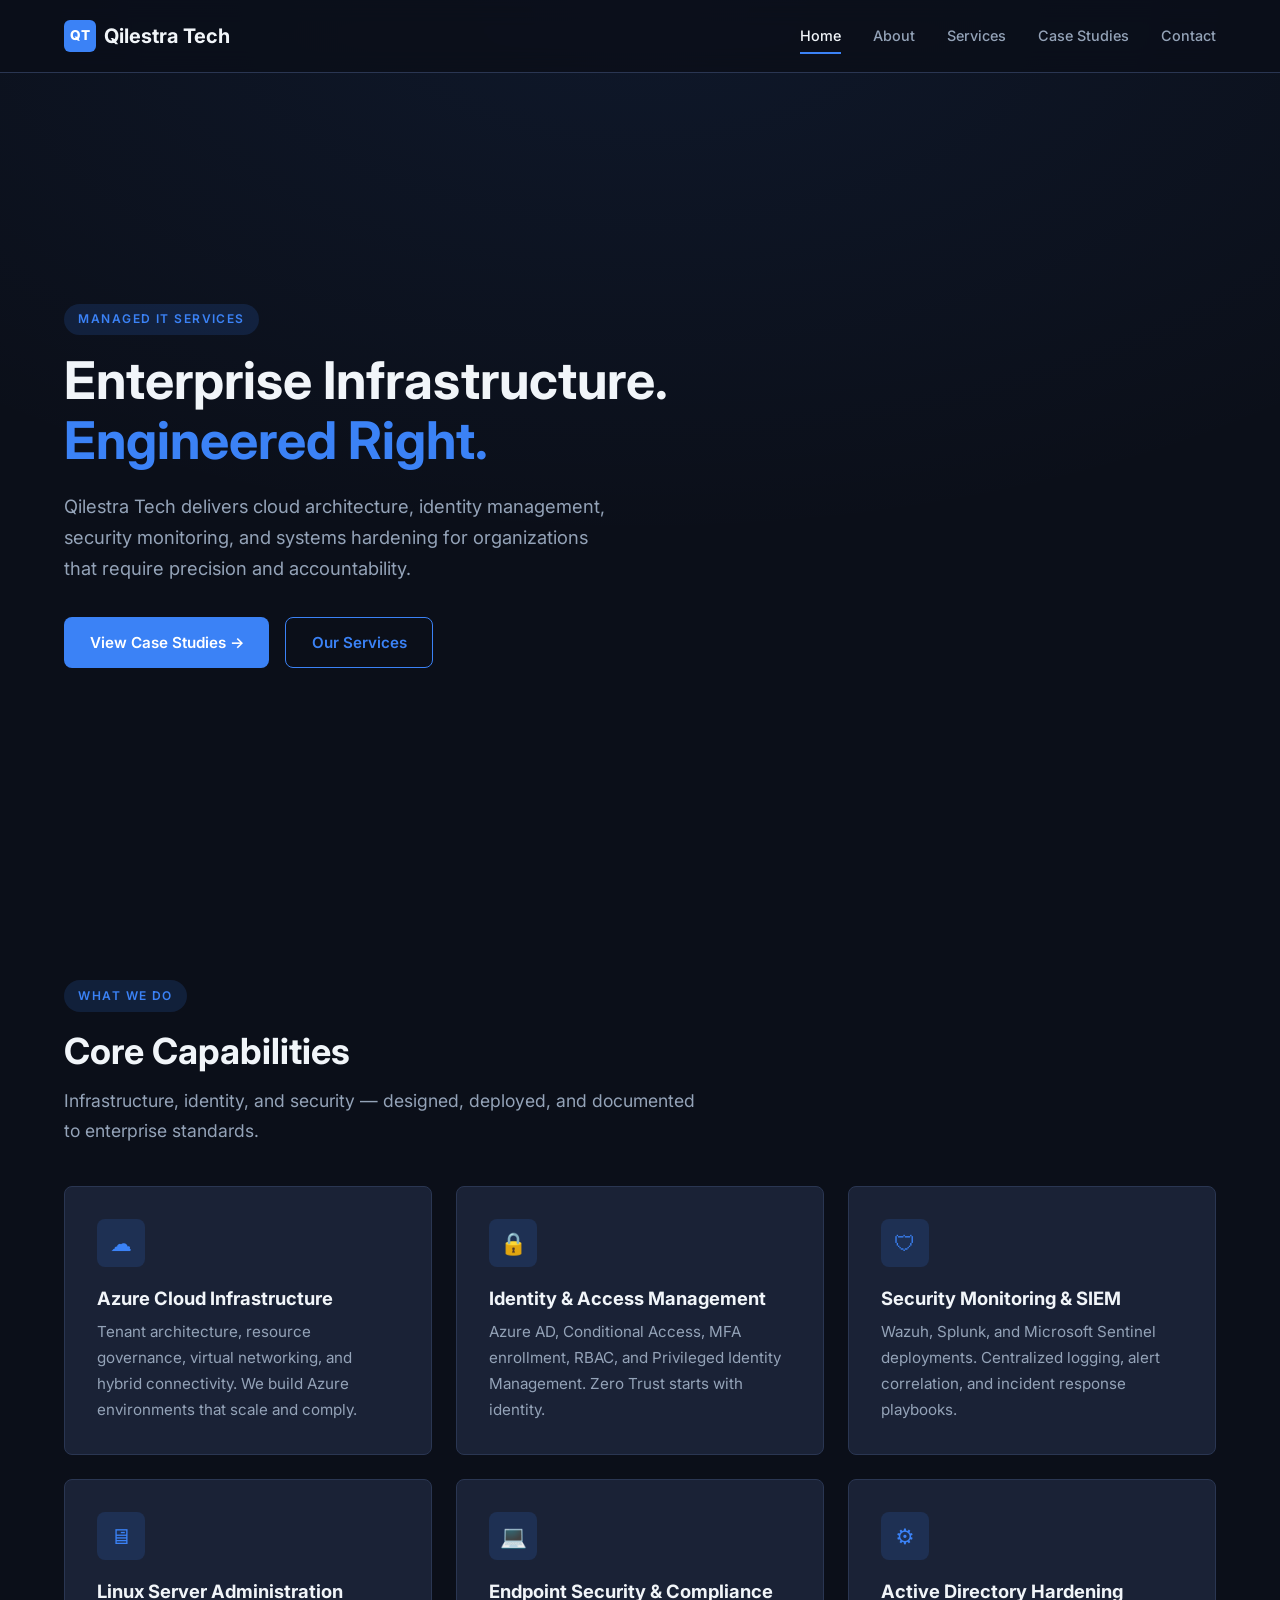
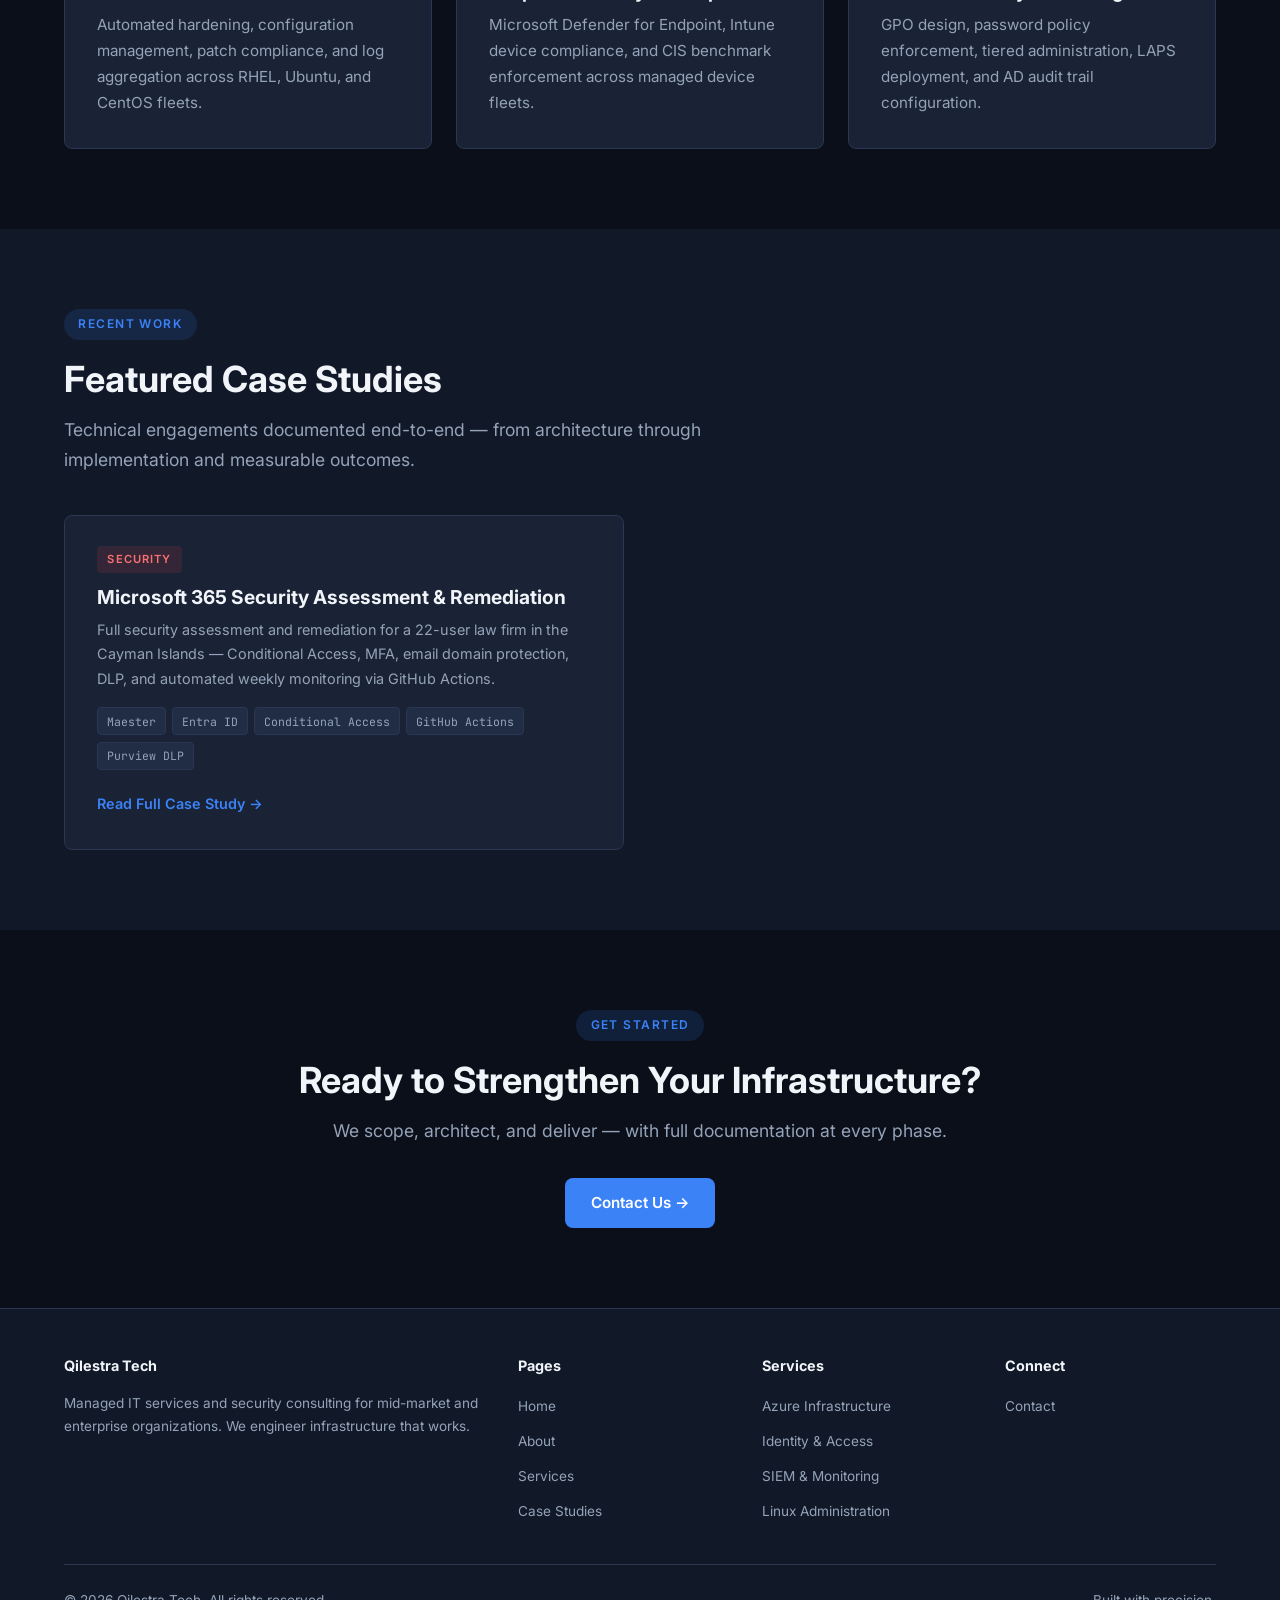
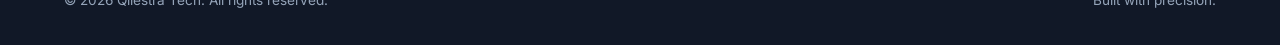
<file: index.html>
<!DOCTYPE html>
<html lang="en">
<head>
  <meta charset="UTF-8">
  <meta name="viewport" content="width=device-width, initial-scale=1.0">
  <title>Qilestra Tech — Managed IT &amp; Security Services</title>
  <meta name="description" content="Qilestra Tech is a managed service provider specializing in Azure cloud infrastructure, identity management, SIEM deployments, and enterprise security.">
  <link rel="preconnect" href="https://fonts.googleapis.com">
  <link href="https://fonts.googleapis.com/css2?family=Inter:wght@400;500;600;700;800&family=JetBrains+Mono:wght@400;500&display=swap" rel="stylesheet">
  <link rel="stylesheet" href="styles.css">
</head>
<body>

  <!-- ===================== NAVIGATION ===================== -->
  <nav class="navbar">
    <div class="container">
      <a href="index.html" class="nav-logo">
        <span class="logo-icon">QT</span>
        Qilestra Tech
      </a>
      <div class="nav-links">
        <a href="index.html" class="active">Home</a>
        <a href="about.html">About</a>
        <a href="services.html">Services</a>
        <a href="case-studies.html">Case Studies</a>
        <a href="contact.html">Contact</a>
      </div>
      <button class="nav-toggle" aria-label="Toggle navigation" aria-expanded="false">
        <span></span><span></span><span></span>
      </button>
    </div>
  </nav>

  <!-- ===================== HERO ===================== -->
  <section class="hero">
    <div class="container">
      <div class="hero-content">
        <span class="section-label">Managed IT Services</span>
        <h1>Enterprise Infrastructure.<br><span class="accent">Engineered Right.</span></h1>
        <p>Qilestra Tech delivers cloud architecture, identity management, security monitoring, and systems hardening for organizations that require precision and accountability.</p>
        <div class="hero-actions">
          <a href="case-studies.html" class="btn btn-primary">View Case Studies &rarr;</a>
          <a href="services.html" class="btn btn-outline">Our Services</a>
        </div>

      </div>
    </div>
  </section>

  <!-- ===================== SERVICES OVERVIEW ===================== -->
  <section class="section">
    <div class="container">
      <span class="section-label">What We Do</span>
      <h2 class="section-title">Core Capabilities</h2>
      <p class="section-subtitle">Infrastructure, identity, and security — designed, deployed, and documented to enterprise standards.</p>

      <div class="card-grid" style="margin-top: 2.5rem;">
        <div class="card fade-in">
          <div class="card-icon">&#9729;</div>
          <h3>Azure Cloud Infrastructure</h3>
          <p>Tenant architecture, resource governance, virtual networking, and hybrid connectivity. We build Azure environments that scale and comply.</p>
        </div>
        <div class="card fade-in">
          <div class="card-icon">&#128274;</div>
          <h3>Identity &amp; Access Management</h3>
          <p>Azure AD, Conditional Access, MFA enrollment, RBAC, and Privileged Identity Management. Zero Trust starts with identity.</p>
        </div>
        <div class="card fade-in">
          <div class="card-icon">&#128737;</div>
          <h3>Security Monitoring &amp; SIEM</h3>
          <p>Wazuh, Splunk, and Microsoft Sentinel deployments. Centralized logging, alert correlation, and incident response playbooks.</p>
        </div>
        <div class="card fade-in">
          <div class="card-icon">&#128421;</div>
          <h3>Linux Server Administration</h3>
          <p>Automated hardening, configuration management, patch compliance, and log aggregation across RHEL, Ubuntu, and CentOS fleets.</p>
        </div>
        <div class="card fade-in">
          <div class="card-icon">&#128187;</div>
          <h3>Endpoint Security &amp; Compliance</h3>
          <p>Microsoft Defender for Endpoint, Intune device compliance, and CIS benchmark enforcement across managed device fleets.</p>
        </div>
        <div class="card fade-in">
          <div class="card-icon">&#9881;</div>
          <h3>Active Directory Hardening</h3>
          <p>GPO design, password policy enforcement, tiered administration, LAPS deployment, and AD audit trail configuration.</p>
        </div>
      </div>
    </div>
  </section>

  <!-- ===================== FEATURED CASE STUDIES ===================== -->
  <section class="section" style="background: var(--color-bg-alt);">
    <div class="container">
      <span class="section-label">Recent Work</span>
      <h2 class="section-title">Featured Case Studies</h2>
      <p class="section-subtitle">Technical engagements documented end-to-end — from architecture through implementation and measurable outcomes.</p>

      <div style="margin-top: 2.5rem; max-width: 560px;">
        <div class="cs-card fade-in">
          <div class="cs-card-header">
            <span class="cs-card-tag security">Security</span>
          </div>
          <div class="cs-card-body">
            <h3>Microsoft 365 Security Assessment &amp; Remediation</h3>
            <p>Full security assessment and remediation for a 22-user law firm in the Cayman Islands — Conditional Access, MFA, email domain protection, DLP, and automated weekly monitoring via GitHub Actions.</p>
            <div class="tools">
              <span class="tool-badge">Maester</span>
              <span class="tool-badge">Entra ID</span>
              <span class="tool-badge">Conditional Access</span>
              <span class="tool-badge">GitHub Actions</span>
              <span class="tool-badge">Purview DLP</span>
            </div>
            <a href="case-studies.html#cs-m365-security" class="read-more">Read Full Case Study &rarr;</a>
          </div>
        </div>
      </div>
    </div>
  </section>

  <!-- ===================== CTA ===================== -->
  <section class="section">
    <div class="container" style="text-align:center;">
      <span class="section-label">Get Started</span>
      <h2 class="section-title">Ready to Strengthen Your Infrastructure?</h2>
      <p class="section-subtitle" style="margin: 0 auto 2rem;">We scope, architect, and deliver — with full documentation at every phase.</p>
      <a href="contact.html" class="btn btn-primary">Contact Us &rarr;</a>
    </div>
  </section>

  <!-- ===================== FOOTER ===================== -->
  <footer class="footer">
    <div class="container">
      <div class="footer-grid">
        <div>
          <h4>Qilestra Tech</h4>
          <p>Managed IT services and security consulting for mid-market and enterprise organizations. We engineer infrastructure that works.</p>
        </div>
        <div>
          <h4>Pages</h4>
          <ul>
            <li><a href="index.html">Home</a></li>
            <li><a href="about.html">About</a></li>
            <li><a href="services.html">Services</a></li>
            <li><a href="case-studies.html">Case Studies</a></li>
          </ul>
        </div>
        <div>
          <h4>Services</h4>
          <ul>
            <li><a href="services.html">Azure Infrastructure</a></li>
            <li><a href="services.html">Identity &amp; Access</a></li>
            <li><a href="services.html">SIEM &amp; Monitoring</a></li>
            <li><a href="services.html">Linux Administration</a></li>
          </ul>
        </div>
        <div>
          <h4>Connect</h4>
          <ul>
            <li><a href="contact.html">Contact</a></li>
            <li>
</li>
          </ul>
        </div>
      </div>
      <div class="footer-bottom">
        <p>&copy; 2026 Qilestra Tech. All rights reserved.</p>
        <p>Built with precision.</p>
      </div>
    </div>
  </footer>

  <script src="script.js"></script>
</body>
</html>
</file>
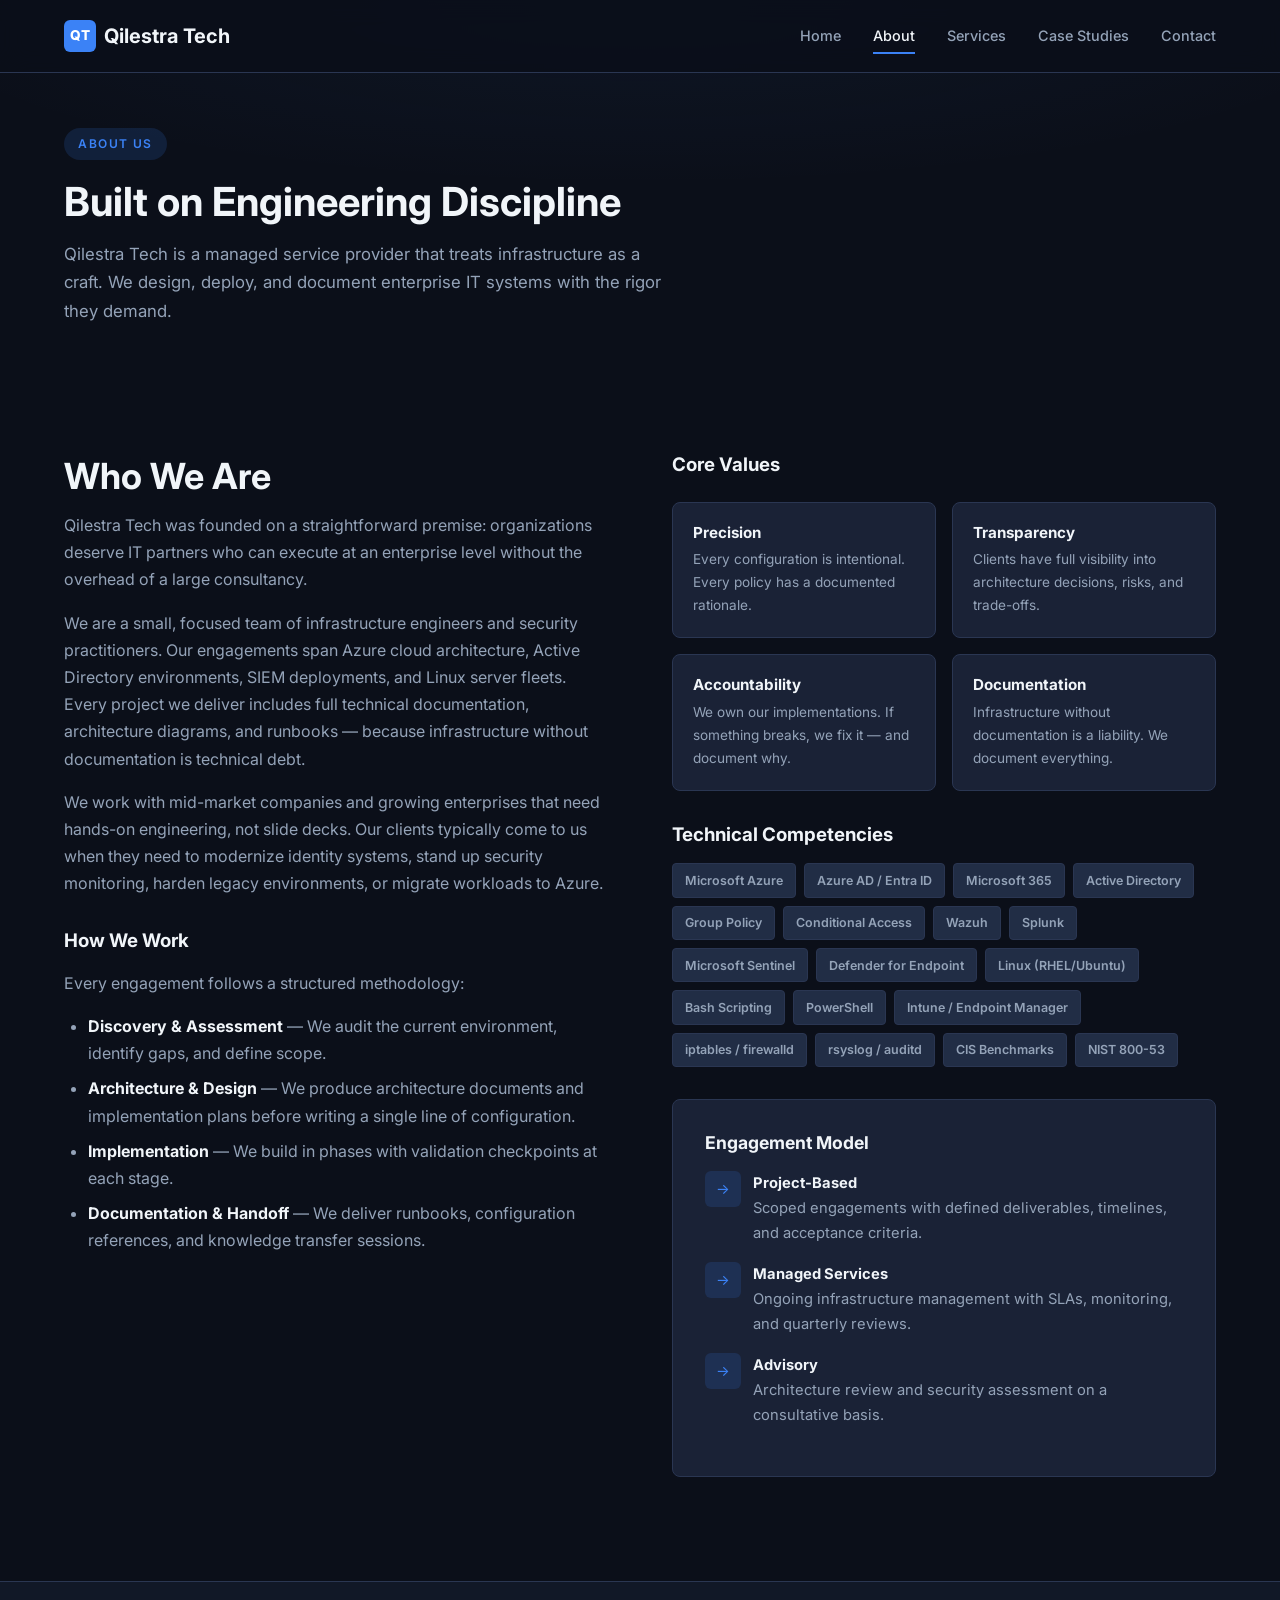
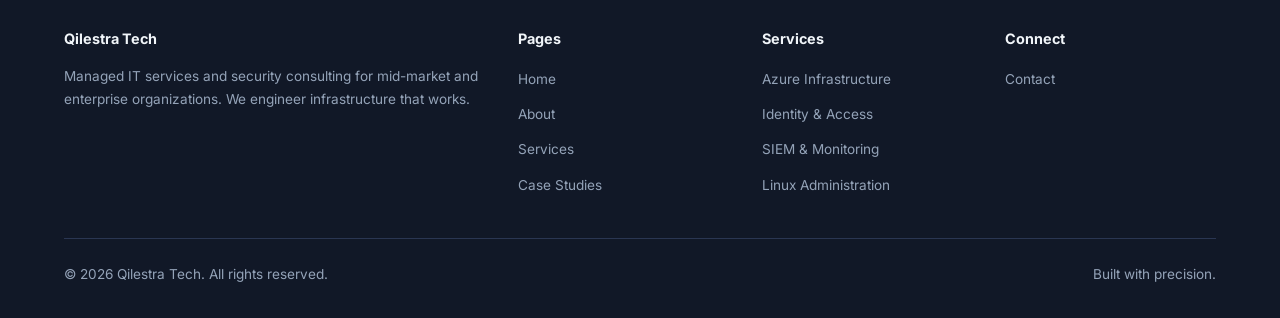
<file: about.html>
<!DOCTYPE html>
<html lang="en">
<head>
  <meta charset="UTF-8">
  <meta name="viewport" content="width=device-width, initial-scale=1.0">
  <title>About — Qilestra Tech</title>
  <meta name="description" content="Learn about Qilestra Tech — a managed service provider delivering Azure infrastructure, identity management, and security operations.">
  <link rel="preconnect" href="https://fonts.googleapis.com">
  <link href="https://fonts.googleapis.com/css2?family=Inter:wght@400;500;600;700;800&family=JetBrains+Mono:wght@400;500&display=swap" rel="stylesheet">
  <link rel="stylesheet" href="styles.css">
</head>
<body>

  <!-- ===================== NAVIGATION ===================== -->
  <nav class="navbar">
    <div class="container">
      <a href="index.html" class="nav-logo">
        <span class="logo-icon">QT</span>
        Qilestra Tech
      </a>
      <div class="nav-links">
        <a href="index.html">Home</a>
        <a href="about.html">About</a>
        <a href="services.html">Services</a>
        <a href="case-studies.html">Case Studies</a>
        <a href="contact.html">Contact</a>
      </div>
      <button class="nav-toggle" aria-label="Toggle navigation" aria-expanded="false">
        <span></span><span></span><span></span>
      </button>
    </div>
  </nav>

  <!-- ===================== PAGE HERO ===================== -->
  <section class="page-hero">
    <div class="container">
      <span class="section-label">About Us</span>
      <h1>Built on Engineering Discipline</h1>
      <p>Qilestra Tech is a managed service provider that treats infrastructure as a craft. We design, deploy, and document enterprise IT systems with the rigor they demand.</p>
    </div>
  </section>

  <!-- ===================== ABOUT CONTENT ===================== -->
  <section class="section">
    <div class="container">
      <div class="about-content">
        <div>
          <h2 class="section-title">Who We Are</h2>
          <p>Qilestra Tech was founded on a straightforward premise: organizations deserve IT partners who can execute at an enterprise level without the overhead of a large consultancy.</p>
          <p>We are a small, focused team of infrastructure engineers and security practitioners. Our engagements span Azure cloud architecture, Active Directory environments, SIEM deployments, and Linux server fleets. Every project we deliver includes full technical documentation, architecture diagrams, and runbooks — because infrastructure without documentation is technical debt.</p>
          <p>We work with mid-market companies and growing enterprises that need hands-on engineering, not slide decks. Our clients typically come to us when they need to modernize identity systems, stand up security monitoring, harden legacy environments, or migrate workloads to Azure.</p>

          <h3 style="margin-top: 2rem; margin-bottom: 1rem;">How We Work</h3>
          <p>Every engagement follows a structured methodology:</p>
          <ul style="list-style: disc; margin-left: 1.5rem; color: var(--color-text-muted);">
            <li style="margin-bottom: .5rem;"><strong style="color: var(--color-heading);">Discovery &amp; Assessment</strong> — We audit the current environment, identify gaps, and define scope.</li>
            <li style="margin-bottom: .5rem;"><strong style="color: var(--color-heading);">Architecture &amp; Design</strong> — We produce architecture documents and implementation plans before writing a single line of configuration.</li>
            <li style="margin-bottom: .5rem;"><strong style="color: var(--color-heading);">Implementation</strong> — We build in phases with validation checkpoints at each stage.</li>
            <li style="margin-bottom: .5rem;"><strong style="color: var(--color-heading);">Documentation &amp; Handoff</strong> — We deliver runbooks, configuration references, and knowledge transfer sessions.</li>
          </ul>
        </div>

        <div>
          <h3 style="margin-bottom: 1rem;">Core Values</h3>
          <div class="about-values">
            <div class="value-item">
              <h4>Precision</h4>
              <p>Every configuration is intentional. Every policy has a documented rationale.</p>
            </div>
            <div class="value-item">
              <h4>Transparency</h4>
              <p>Clients have full visibility into architecture decisions, risks, and trade-offs.</p>
            </div>
            <div class="value-item">
              <h4>Accountability</h4>
              <p>We own our implementations. If something breaks, we fix it — and document why.</p>
            </div>
            <div class="value-item">
              <h4>Documentation</h4>
              <p>Infrastructure without documentation is a liability. We document everything.</p>
            </div>
          </div>

          <h3 style="margin-top: 2rem; margin-bottom: 1rem;">Technical Competencies</h3>
          <div class="certifications">
            <span class="cert-badge">Microsoft Azure</span>
            <span class="cert-badge">Azure AD / Entra ID</span>
            <span class="cert-badge">Microsoft 365</span>
            <span class="cert-badge">Active Directory</span>
            <span class="cert-badge">Group Policy</span>
            <span class="cert-badge">Conditional Access</span>
            <span class="cert-badge">Wazuh</span>
            <span class="cert-badge">Splunk</span>
            <span class="cert-badge">Microsoft Sentinel</span>
            <span class="cert-badge">Defender for Endpoint</span>
            <span class="cert-badge">Linux (RHEL/Ubuntu)</span>
            <span class="cert-badge">Bash Scripting</span>
            <span class="cert-badge">PowerShell</span>
            <span class="cert-badge">Intune / Endpoint Manager</span>
            <span class="cert-badge">iptables / firewalld</span>
            <span class="cert-badge">rsyslog / auditd</span>
            <span class="cert-badge">CIS Benchmarks</span>
            <span class="cert-badge">NIST 800-53</span>
          </div>

          <div class="contact-info-card" style="margin-top: 2rem;">
            <h3>Engagement Model</h3>
            <div class="info-row">
              <div class="info-icon">&#8594;</div>
              <div>
                <strong style="color: var(--color-heading);">Project-Based</strong><br>
                Scoped engagements with defined deliverables, timelines, and acceptance criteria.
              </div>
            </div>
            <div class="info-row">
              <div class="info-icon">&#8594;</div>
              <div>
                <strong style="color: var(--color-heading);">Managed Services</strong><br>
                Ongoing infrastructure management with SLAs, monitoring, and quarterly reviews.
              </div>
            </div>
            <div class="info-row">
              <div class="info-icon">&#8594;</div>
              <div>
                <strong style="color: var(--color-heading);">Advisory</strong><br>
                Architecture review and security assessment on a consultative basis.
              </div>
            </div>
          </div>
        </div>
      </div>
    </div>
  </section>

  <!-- ===================== FOOTER ===================== -->
  <footer class="footer">
    <div class="container">
      <div class="footer-grid">
        <div>
          <h4>Qilestra Tech</h4>
          <p>Managed IT services and security consulting for mid-market and enterprise organizations. We engineer infrastructure that works.</p>
        </div>
        <div>
          <h4>Pages</h4>
          <ul>
            <li><a href="index.html">Home</a></li>
            <li><a href="about.html">About</a></li>
            <li><a href="services.html">Services</a></li>
            <li><a href="case-studies.html">Case Studies</a></li>
          </ul>
        </div>
        <div>
          <h4>Services</h4>
          <ul>
            <li><a href="services.html">Azure Infrastructure</a></li>
            <li><a href="services.html">Identity &amp; Access</a></li>
            <li><a href="services.html">SIEM &amp; Monitoring</a></li>
            <li><a href="services.html">Linux Administration</a></li>
          </ul>
        </div>
        <div>
          <h4>Connect</h4>
          <ul>
            <li><a href="contact.html">Contact</a></li>
            <li>
</li>
          </ul>
        </div>
      </div>
      <div class="footer-bottom">
        <p>&copy; 2026 Qilestra Tech. All rights reserved.</p>
        <p>Built with precision.</p>
      </div>
    </div>
  </footer>

  <script src="script.js"></script>
</body>
</html>
</file>
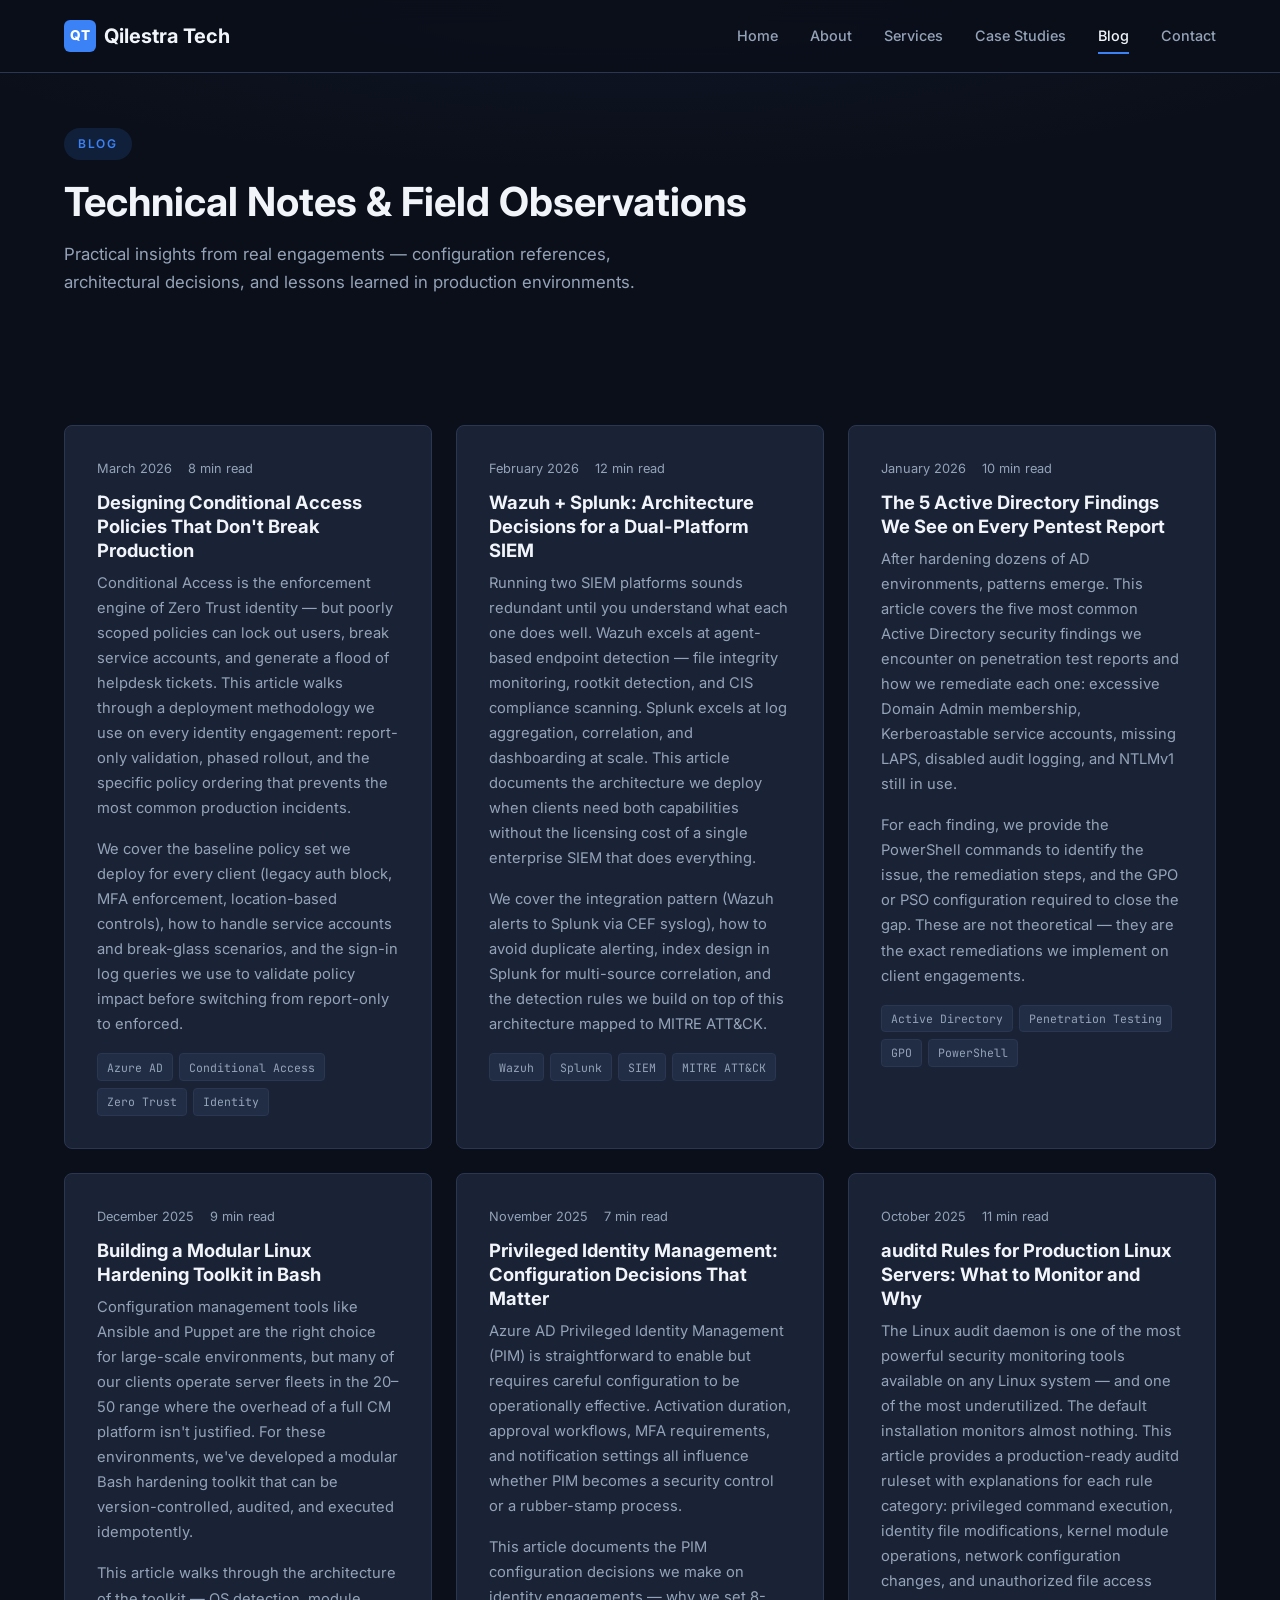
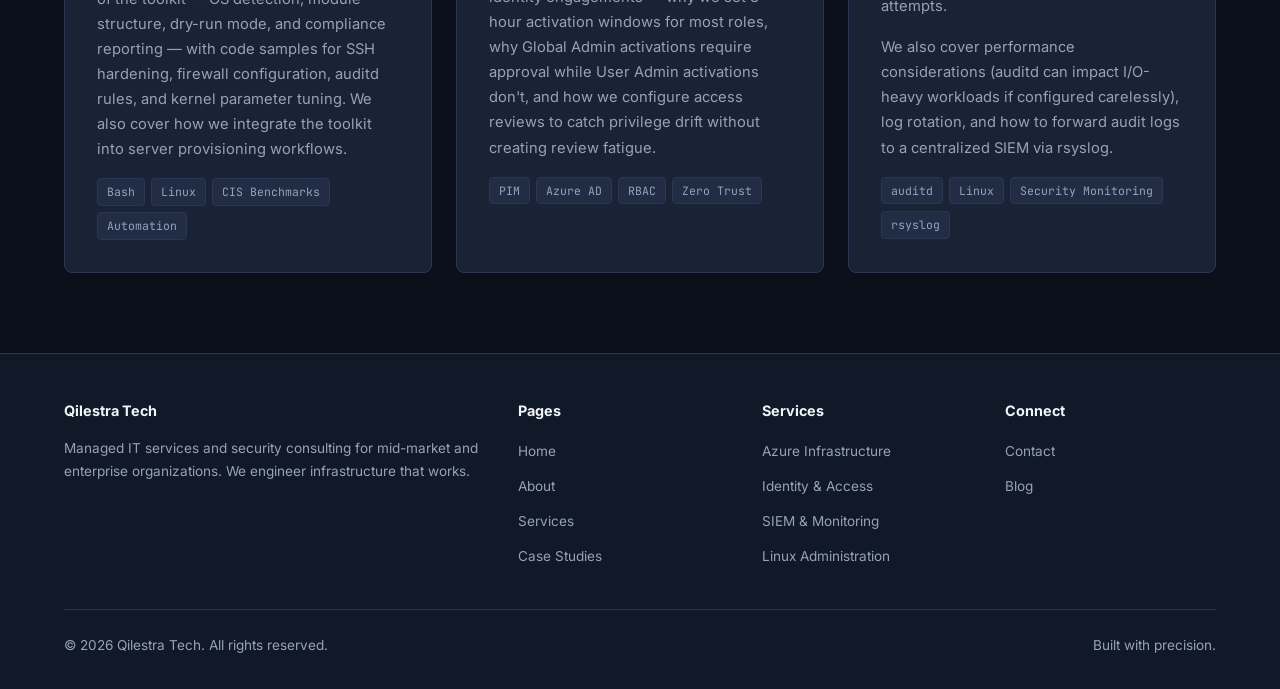
<file: blog.html>
<!DOCTYPE html>
<html lang="en">
<head>
  <meta charset="UTF-8">
  <meta name="viewport" content="width=device-width, initial-scale=1.0">
  <title>Blog — Qilestra Tech</title>
  <meta name="description" content="Technical articles from Qilestra Tech covering Azure infrastructure, identity management, SIEM operations, and Linux administration.">
  <link rel="preconnect" href="https://fonts.googleapis.com">
  <link href="https://fonts.googleapis.com/css2?family=Inter:wght@400;500;600;700;800&family=JetBrains+Mono:wght@400;500&display=swap" rel="stylesheet">
  <link rel="stylesheet" href="styles.css">
</head>
<body>

  <!-- ===================== NAVIGATION ===================== -->
  <nav class="navbar">
    <div class="container">
      <a href="index.html" class="nav-logo">
        <span class="logo-icon">QT</span>
        Qilestra Tech
      </a>
      <div class="nav-links">
        <a href="index.html">Home</a>
        <a href="about.html">About</a>
        <a href="services.html">Services</a>
        <a href="case-studies.html">Case Studies</a>
        <a href="blog.html">Blog</a>
        <a href="contact.html">Contact</a>
      </div>
      <button class="nav-toggle" aria-label="Toggle navigation" aria-expanded="false">
        <span></span><span></span><span></span>
      </button>
    </div>
  </nav>

  <!-- ===================== PAGE HERO ===================== -->
  <section class="page-hero">
    <div class="container">
      <span class="section-label">Blog</span>
      <h1>Technical Notes &amp; Field Observations</h1>
      <p>Practical insights from real engagements — configuration references, architectural decisions, and lessons learned in production environments.</p>
    </div>
  </section>

  <!-- ===================== BLOG POSTS ===================== -->
  <section class="section">
    <div class="container">
      <div class="card-grid">

        <!-- Post 1 -->
        <div class="blog-card fade-in">
          <div class="meta">
            <span>March 2026</span>
            <span>8 min read</span>
          </div>
          <h3>Designing Conditional Access Policies That Don't Break Production</h3>
          <p>Conditional Access is the enforcement engine of Zero Trust identity — but poorly scoped policies can lock out users, break service accounts, and generate a flood of helpdesk tickets. This article walks through a deployment methodology we use on every identity engagement: report-only validation, phased rollout, and the specific policy ordering that prevents the most common production incidents.</p>
          <p>We cover the baseline policy set we deploy for every client (legacy auth block, MFA enforcement, location-based controls), how to handle service accounts and break-glass scenarios, and the sign-in log queries we use to validate policy impact before switching from report-only to enforced.</p>
          <div class="tags">
            <span class="tool-badge">Azure AD</span>
            <span class="tool-badge">Conditional Access</span>
            <span class="tool-badge">Zero Trust</span>
            <span class="tool-badge">Identity</span>
          </div>
        </div>

        <!-- Post 2 -->
        <div class="blog-card fade-in">
          <div class="meta">
            <span>February 2026</span>
            <span>12 min read</span>
          </div>
          <h3>Wazuh + Splunk: Architecture Decisions for a Dual-Platform SIEM</h3>
          <p>Running two SIEM platforms sounds redundant until you understand what each one does well. Wazuh excels at agent-based endpoint detection — file integrity monitoring, rootkit detection, and CIS compliance scanning. Splunk excels at log aggregation, correlation, and dashboarding at scale. This article documents the architecture we deploy when clients need both capabilities without the licensing cost of a single enterprise SIEM that does everything.</p>
          <p>We cover the integration pattern (Wazuh alerts to Splunk via CEF syslog), how to avoid duplicate alerting, index design in Splunk for multi-source correlation, and the detection rules we build on top of this architecture mapped to MITRE ATT&CK.</p>
          <div class="tags">
            <span class="tool-badge">Wazuh</span>
            <span class="tool-badge">Splunk</span>
            <span class="tool-badge">SIEM</span>
            <span class="tool-badge">MITRE ATT&CK</span>
          </div>
        </div>

        <!-- Post 3 -->
        <div class="blog-card fade-in">
          <div class="meta">
            <span>January 2026</span>
            <span>10 min read</span>
          </div>
          <h3>The 5 Active Directory Findings We See on Every Pentest Report</h3>
          <p>After hardening dozens of AD environments, patterns emerge. This article covers the five most common Active Directory security findings we encounter on penetration test reports and how we remediate each one: excessive Domain Admin membership, Kerberoastable service accounts, missing LAPS, disabled audit logging, and NTLMv1 still in use.</p>
          <p>For each finding, we provide the PowerShell commands to identify the issue, the remediation steps, and the GPO or PSO configuration required to close the gap. These are not theoretical — they are the exact remediations we implement on client engagements.</p>
          <div class="tags">
            <span class="tool-badge">Active Directory</span>
            <span class="tool-badge">Penetration Testing</span>
            <span class="tool-badge">GPO</span>
            <span class="tool-badge">PowerShell</span>
          </div>
        </div>

        <!-- Post 4 -->
        <div class="blog-card fade-in">
          <div class="meta">
            <span>December 2025</span>
            <span>9 min read</span>
          </div>
          <h3>Building a Modular Linux Hardening Toolkit in Bash</h3>
          <p>Configuration management tools like Ansible and Puppet are the right choice for large-scale environments, but many of our clients operate server fleets in the 20–50 range where the overhead of a full CM platform isn't justified. For these environments, we've developed a modular Bash hardening toolkit that can be version-controlled, audited, and executed idempotently.</p>
          <p>This article walks through the architecture of the toolkit — OS detection, module structure, dry-run mode, and compliance reporting — with code samples for SSH hardening, firewall configuration, auditd rules, and kernel parameter tuning. We also cover how we integrate the toolkit into server provisioning workflows.</p>
          <div class="tags">
            <span class="tool-badge">Bash</span>
            <span class="tool-badge">Linux</span>
            <span class="tool-badge">CIS Benchmarks</span>
            <span class="tool-badge">Automation</span>
          </div>
        </div>

        <!-- Post 5 -->
        <div class="blog-card fade-in">
          <div class="meta">
            <span>November 2025</span>
            <span>7 min read</span>
          </div>
          <h3>Privileged Identity Management: Configuration Decisions That Matter</h3>
          <p>Azure AD Privileged Identity Management (PIM) is straightforward to enable but requires careful configuration to be operationally effective. Activation duration, approval workflows, MFA requirements, and notification settings all influence whether PIM becomes a security control or a rubber-stamp process.</p>
          <p>This article documents the PIM configuration decisions we make on identity engagements — why we set 8-hour activation windows for most roles, why Global Admin activations require approval while User Admin activations don't, and how we configure access reviews to catch privilege drift without creating review fatigue.</p>
          <div class="tags">
            <span class="tool-badge">PIM</span>
            <span class="tool-badge">Azure AD</span>
            <span class="tool-badge">RBAC</span>
            <span class="tool-badge">Zero Trust</span>
          </div>
        </div>

        <!-- Post 6 -->
        <div class="blog-card fade-in">
          <div class="meta">
            <span>October 2025</span>
            <span>11 min read</span>
          </div>
          <h3>auditd Rules for Production Linux Servers: What to Monitor and Why</h3>
          <p>The Linux audit daemon is one of the most powerful security monitoring tools available on any Linux system — and one of the most underutilized. The default installation monitors almost nothing. This article provides a production-ready auditd ruleset with explanations for each rule category: privileged command execution, identity file modifications, kernel module operations, network configuration changes, and unauthorized file access attempts.</p>
          <p>We also cover performance considerations (auditd can impact I/O-heavy workloads if configured carelessly), log rotation, and how to forward audit logs to a centralized SIEM via rsyslog.</p>
          <div class="tags">
            <span class="tool-badge">auditd</span>
            <span class="tool-badge">Linux</span>
            <span class="tool-badge">Security Monitoring</span>
            <span class="tool-badge">rsyslog</span>
          </div>
        </div>

      </div>
    </div>
  </section>

  <!-- ===================== FOOTER ===================== -->
  <footer class="footer">
    <div class="container">
      <div class="footer-grid">
        <div>
          <h4>Qilestra Tech</h4>
          <p>Managed IT services and security consulting for mid-market and enterprise organizations. We engineer infrastructure that works.</p>
        </div>
        <div>
          <h4>Pages</h4>
          <ul>
            <li><a href="index.html">Home</a></li>
            <li><a href="about.html">About</a></li>
            <li><a href="services.html">Services</a></li>
            <li><a href="case-studies.html">Case Studies</a></li>
          </ul>
        </div>
        <div>
          <h4>Services</h4>
          <ul>
            <li><a href="services.html">Azure Infrastructure</a></li>
            <li><a href="services.html">Identity &amp; Access</a></li>
            <li><a href="services.html">SIEM &amp; Monitoring</a></li>
            <li><a href="services.html">Linux Administration</a></li>
          </ul>
        </div>
        <div>
          <h4>Connect</h4>
          <ul>
            <li><a href="contact.html">Contact</a></li>
            <li><a href="blog.html">Blog</a></li>
          </ul>
        </div>
      </div>
      <div class="footer-bottom">
        <p>&copy; 2026 Qilestra Tech. All rights reserved.</p>
        <p>Built with precision.</p>
      </div>
    </div>
  </footer>

  <script src="script.js"></script>
</body>
</html>
</file>
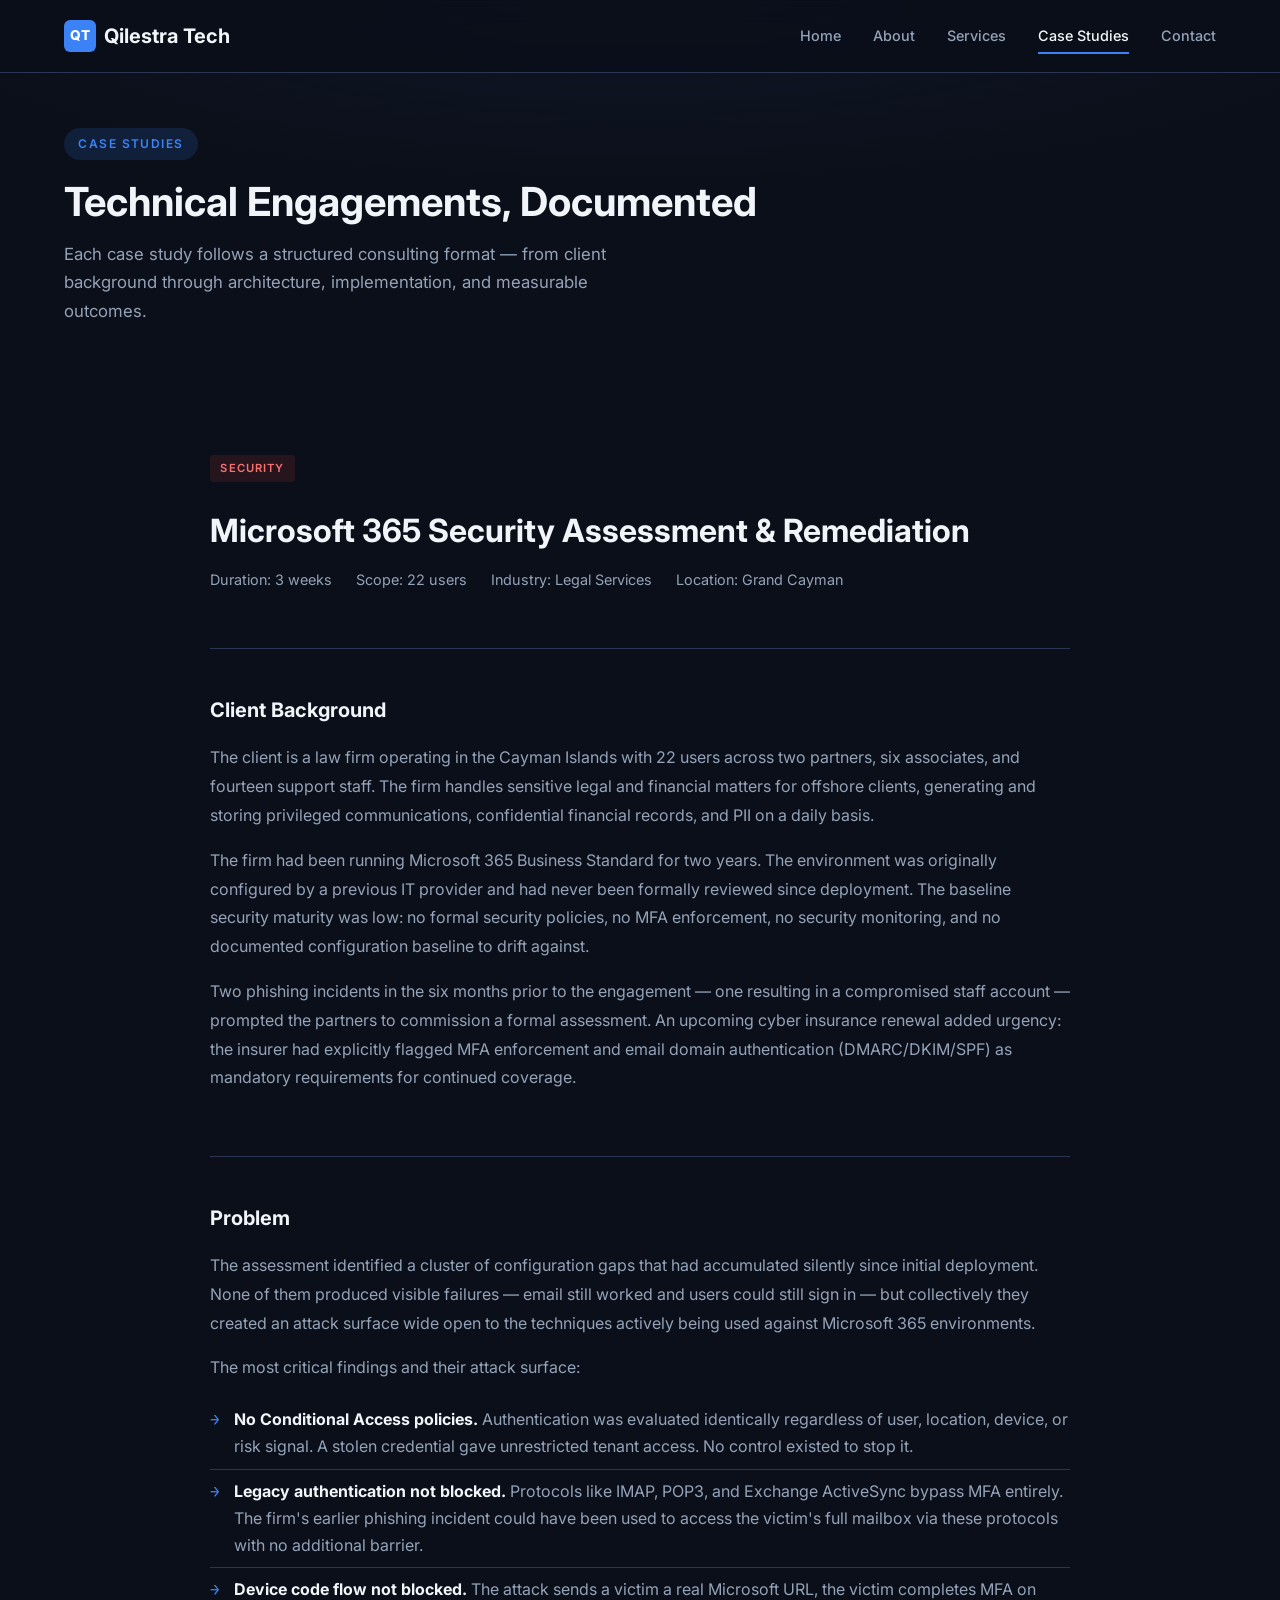
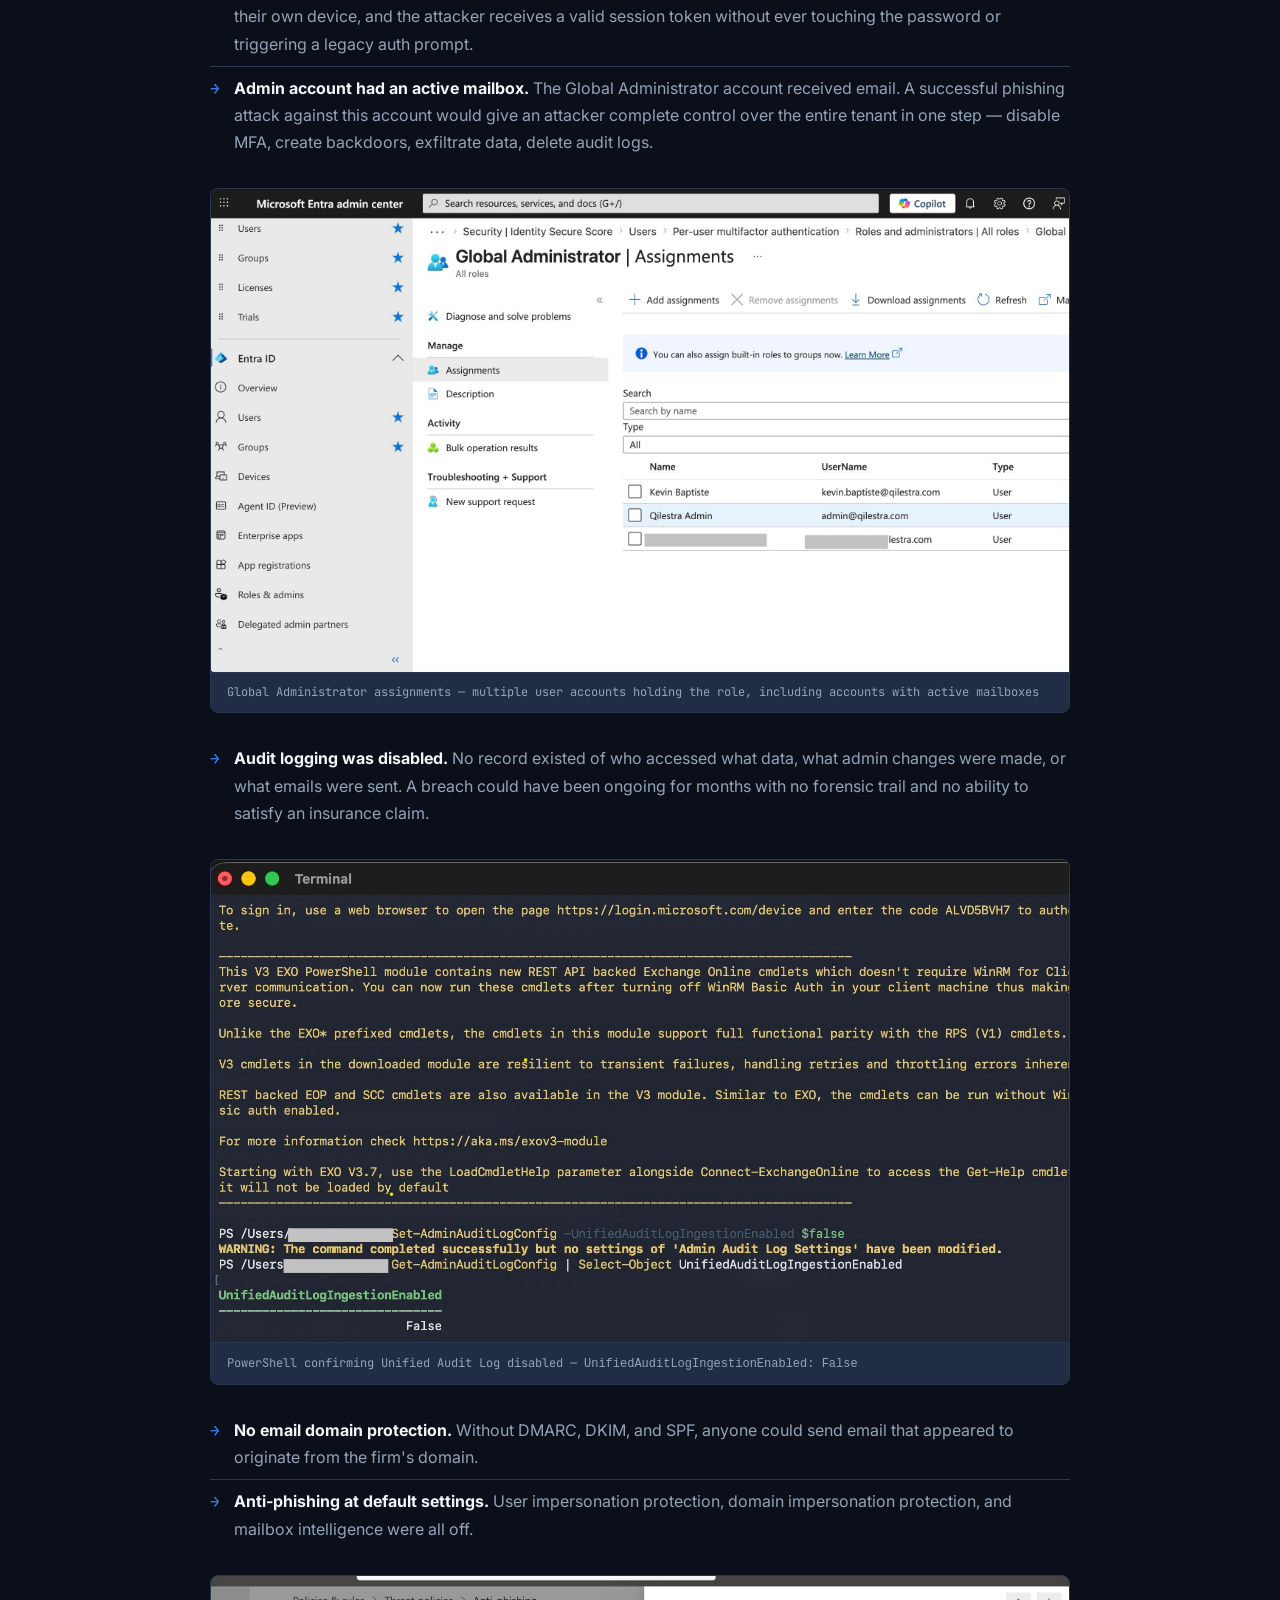
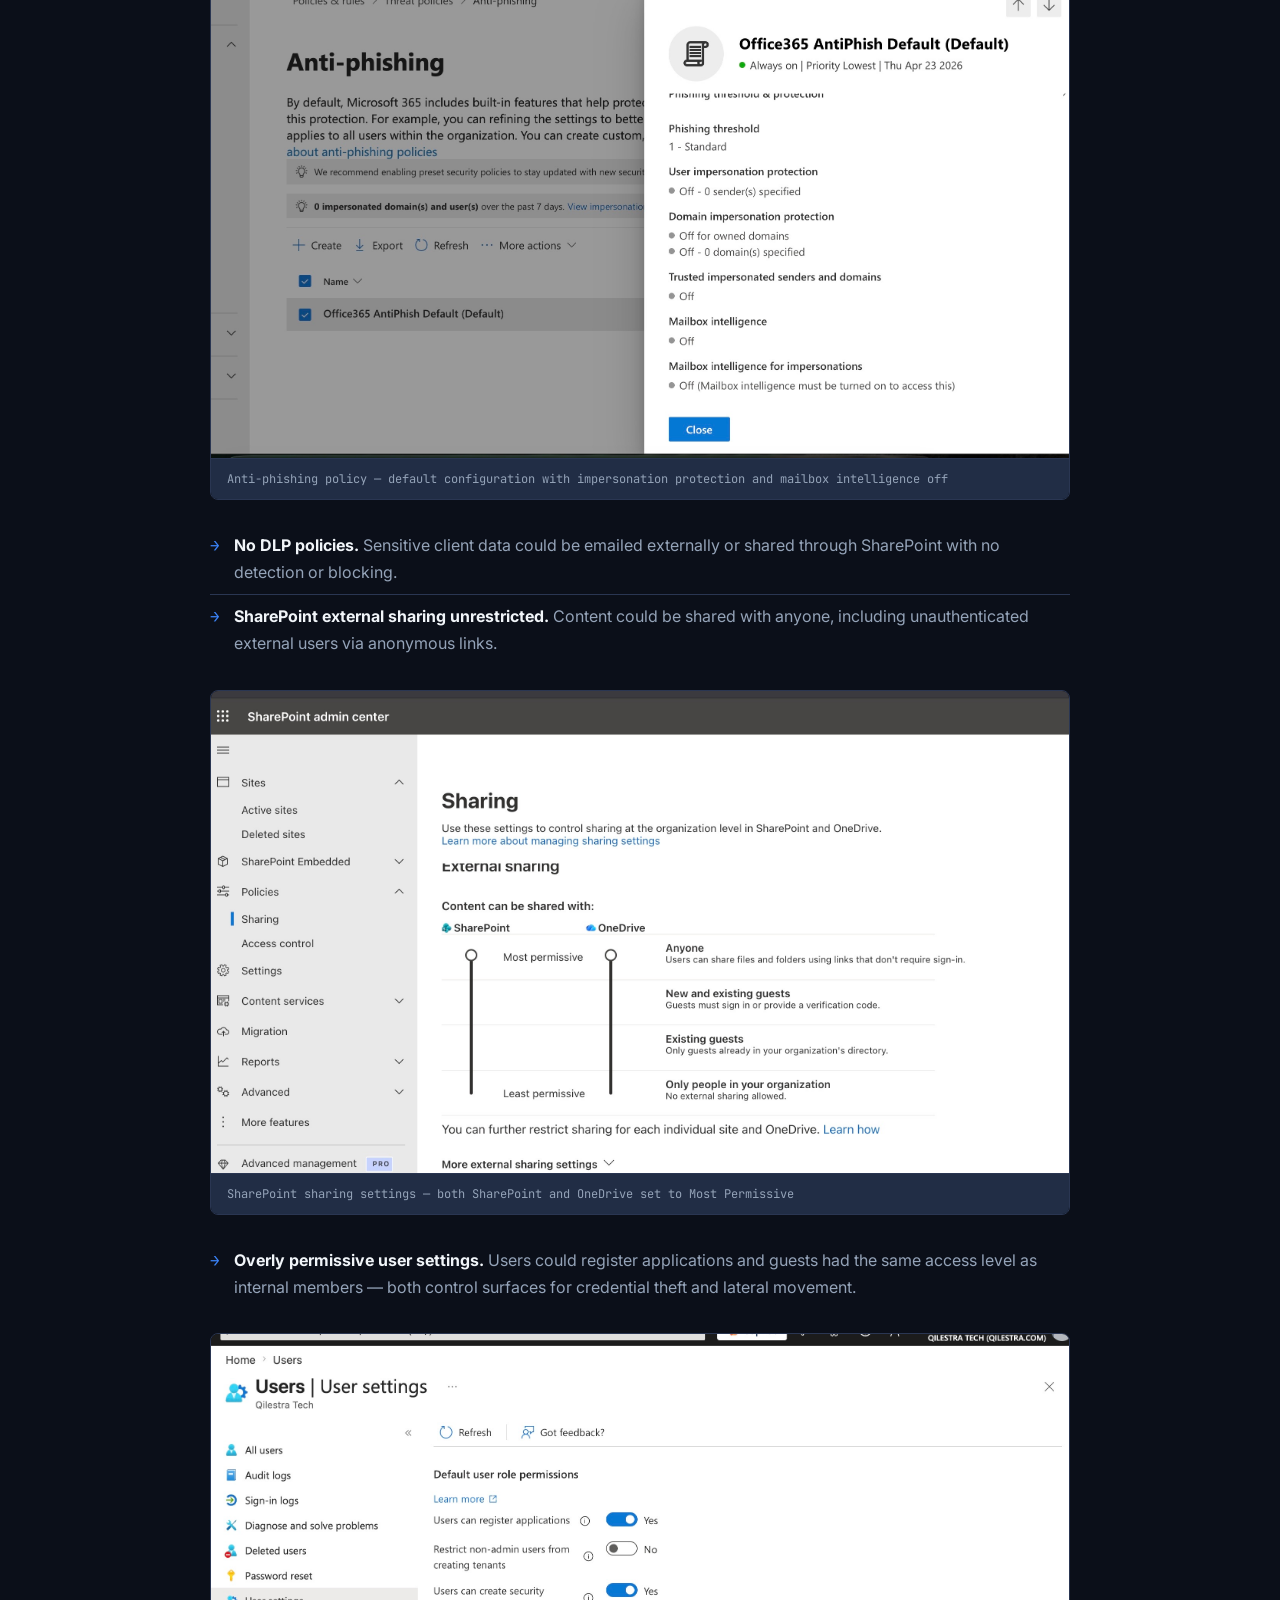
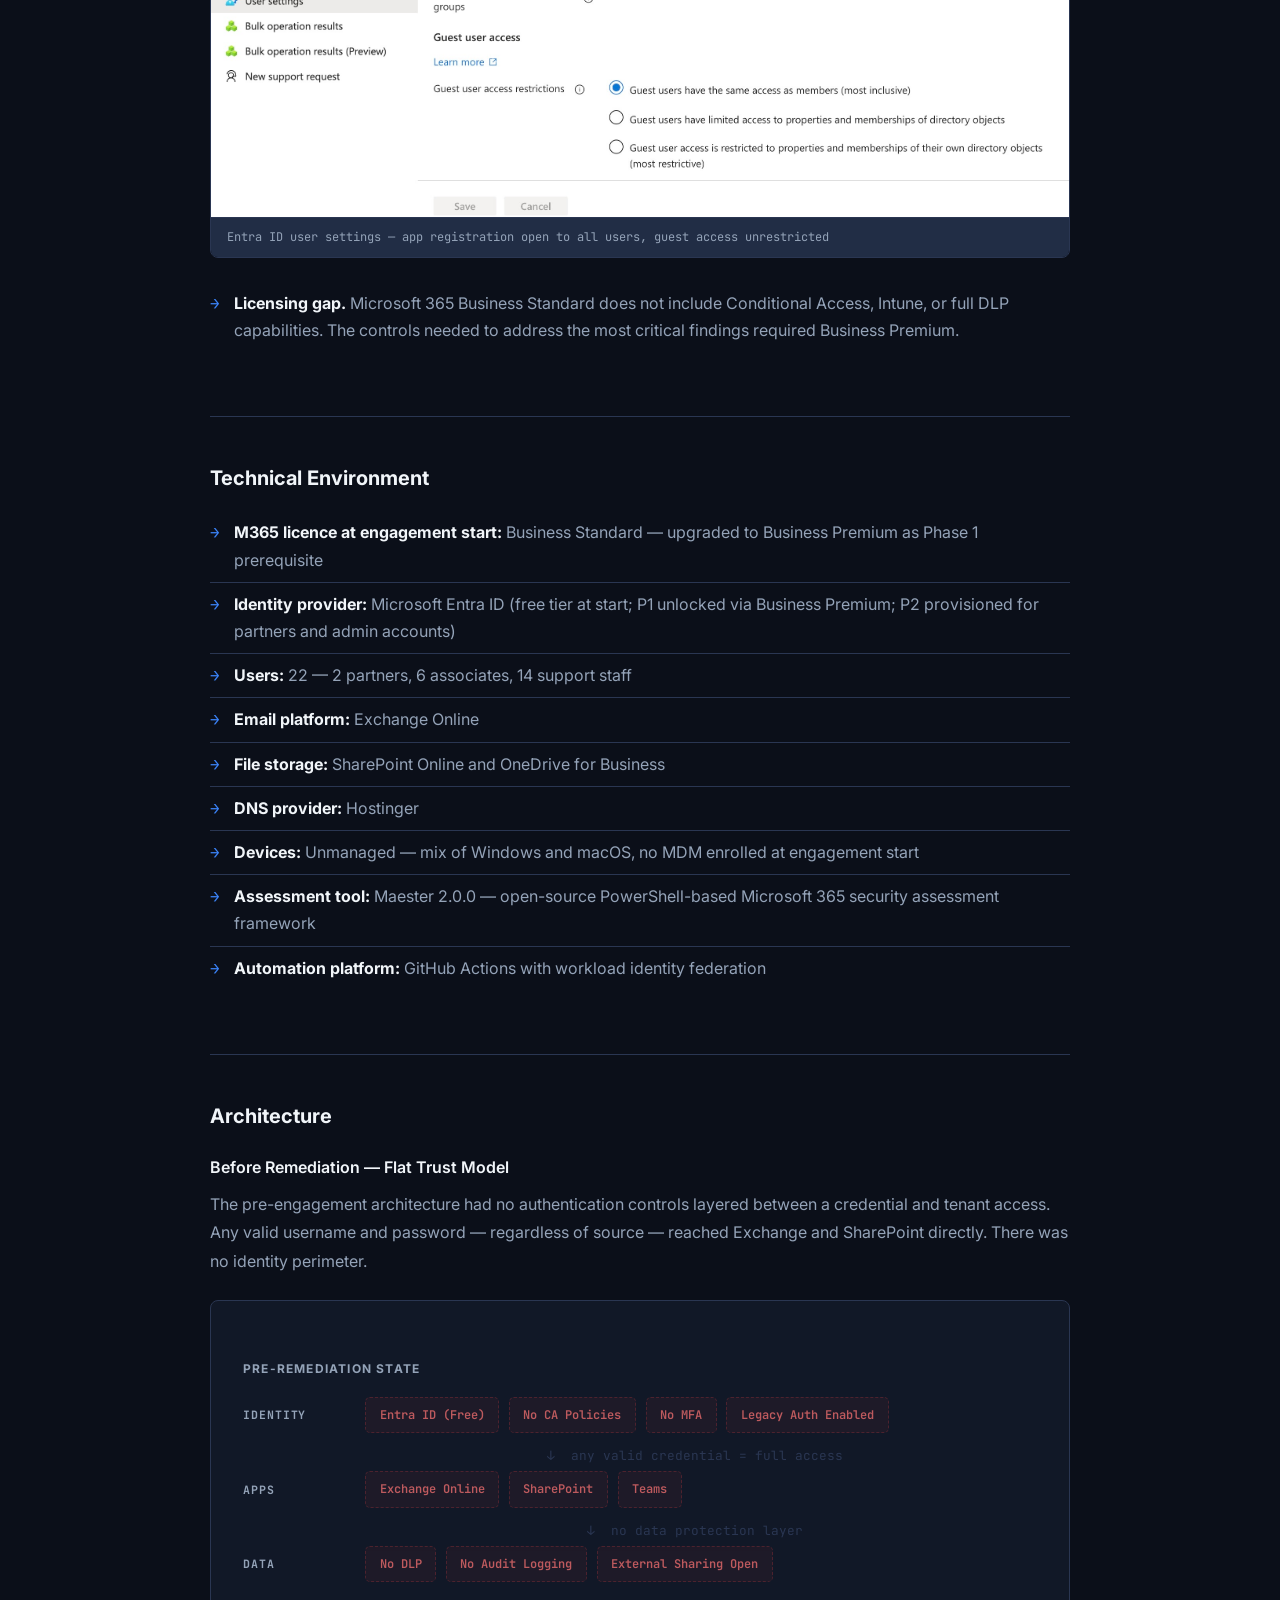
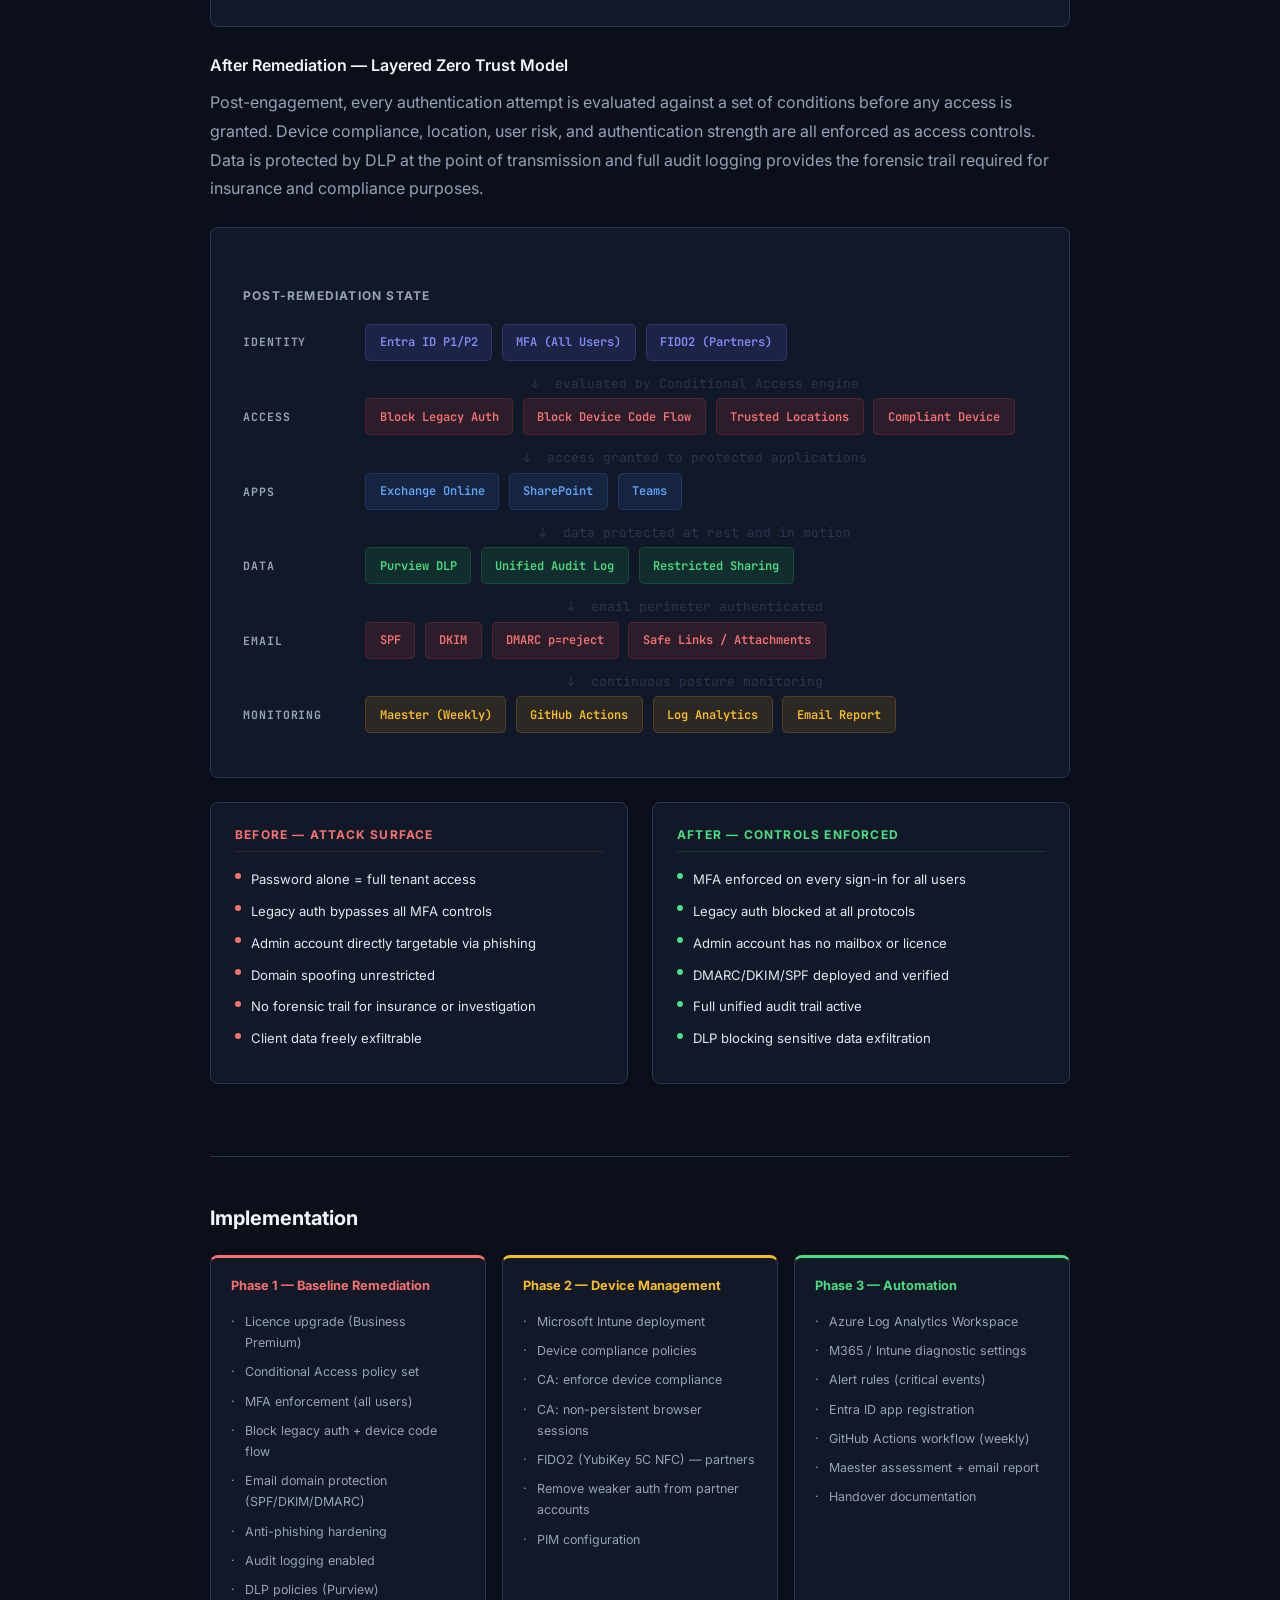
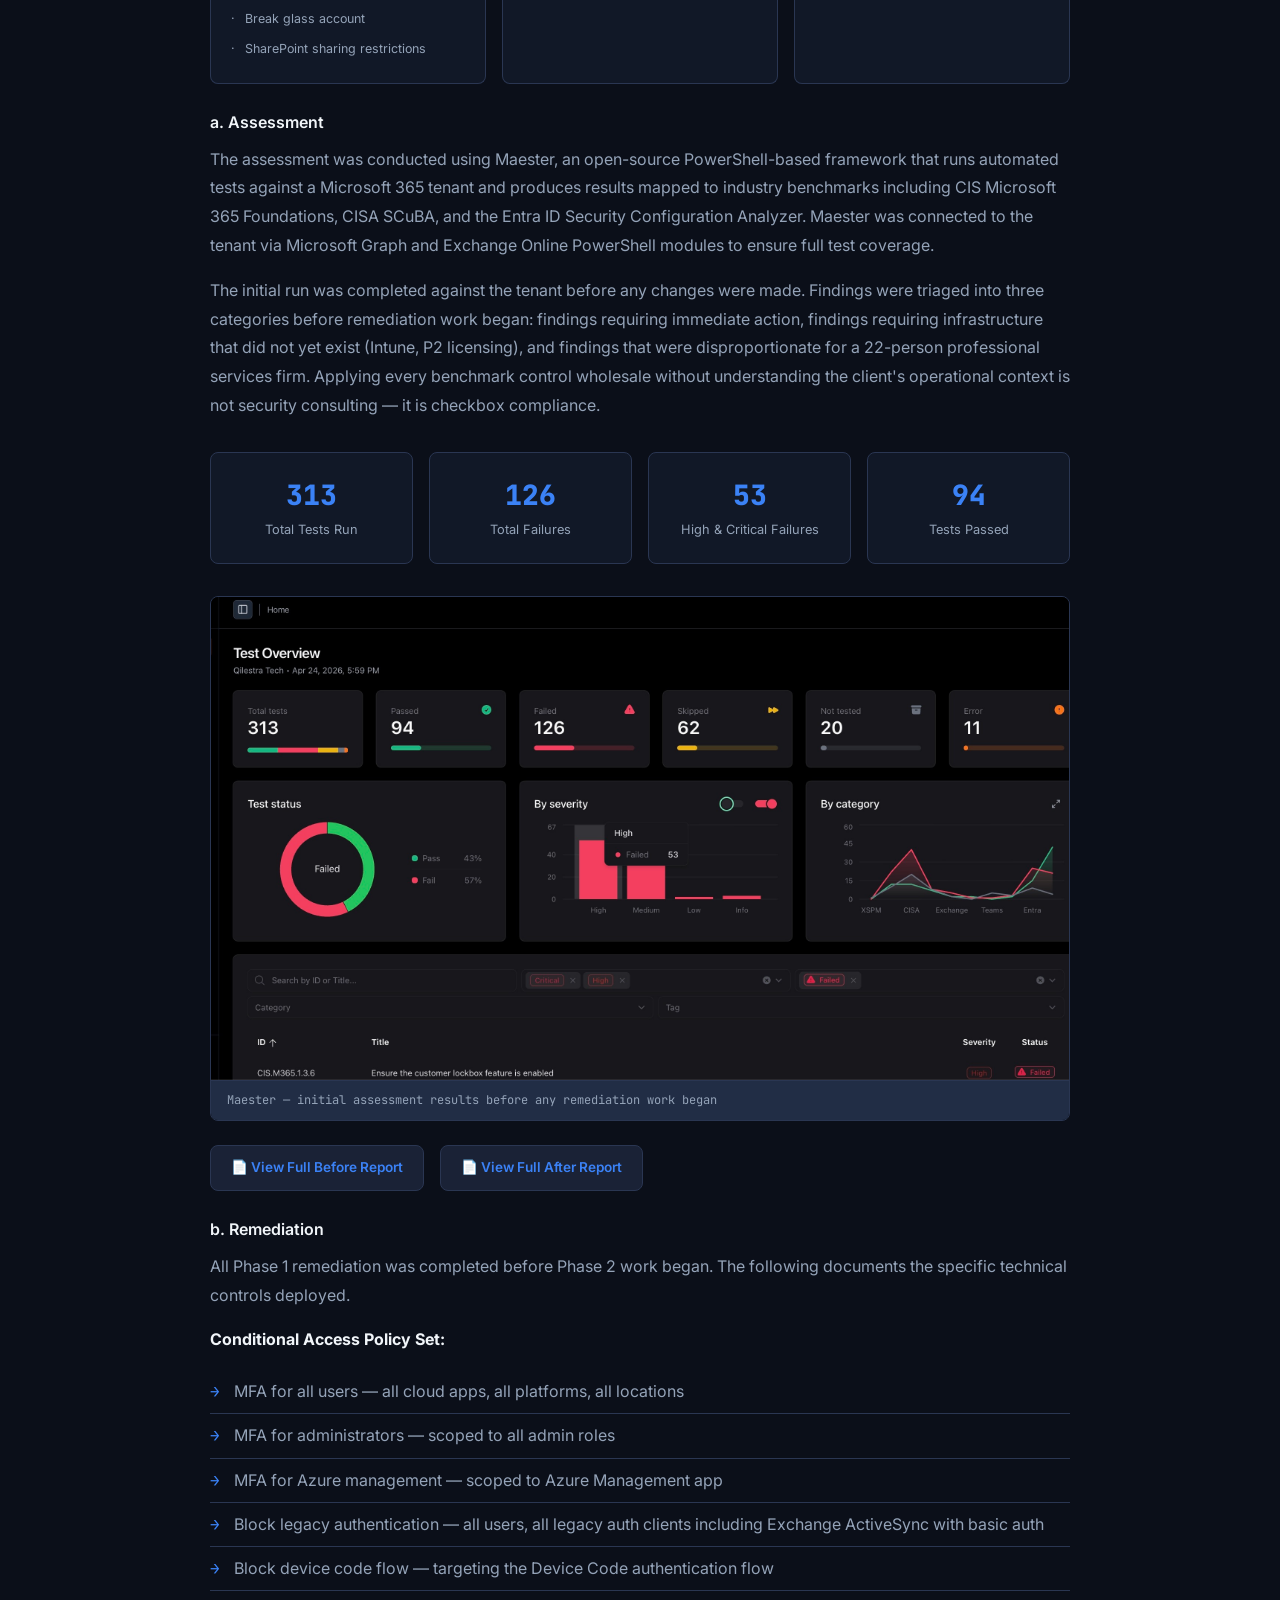
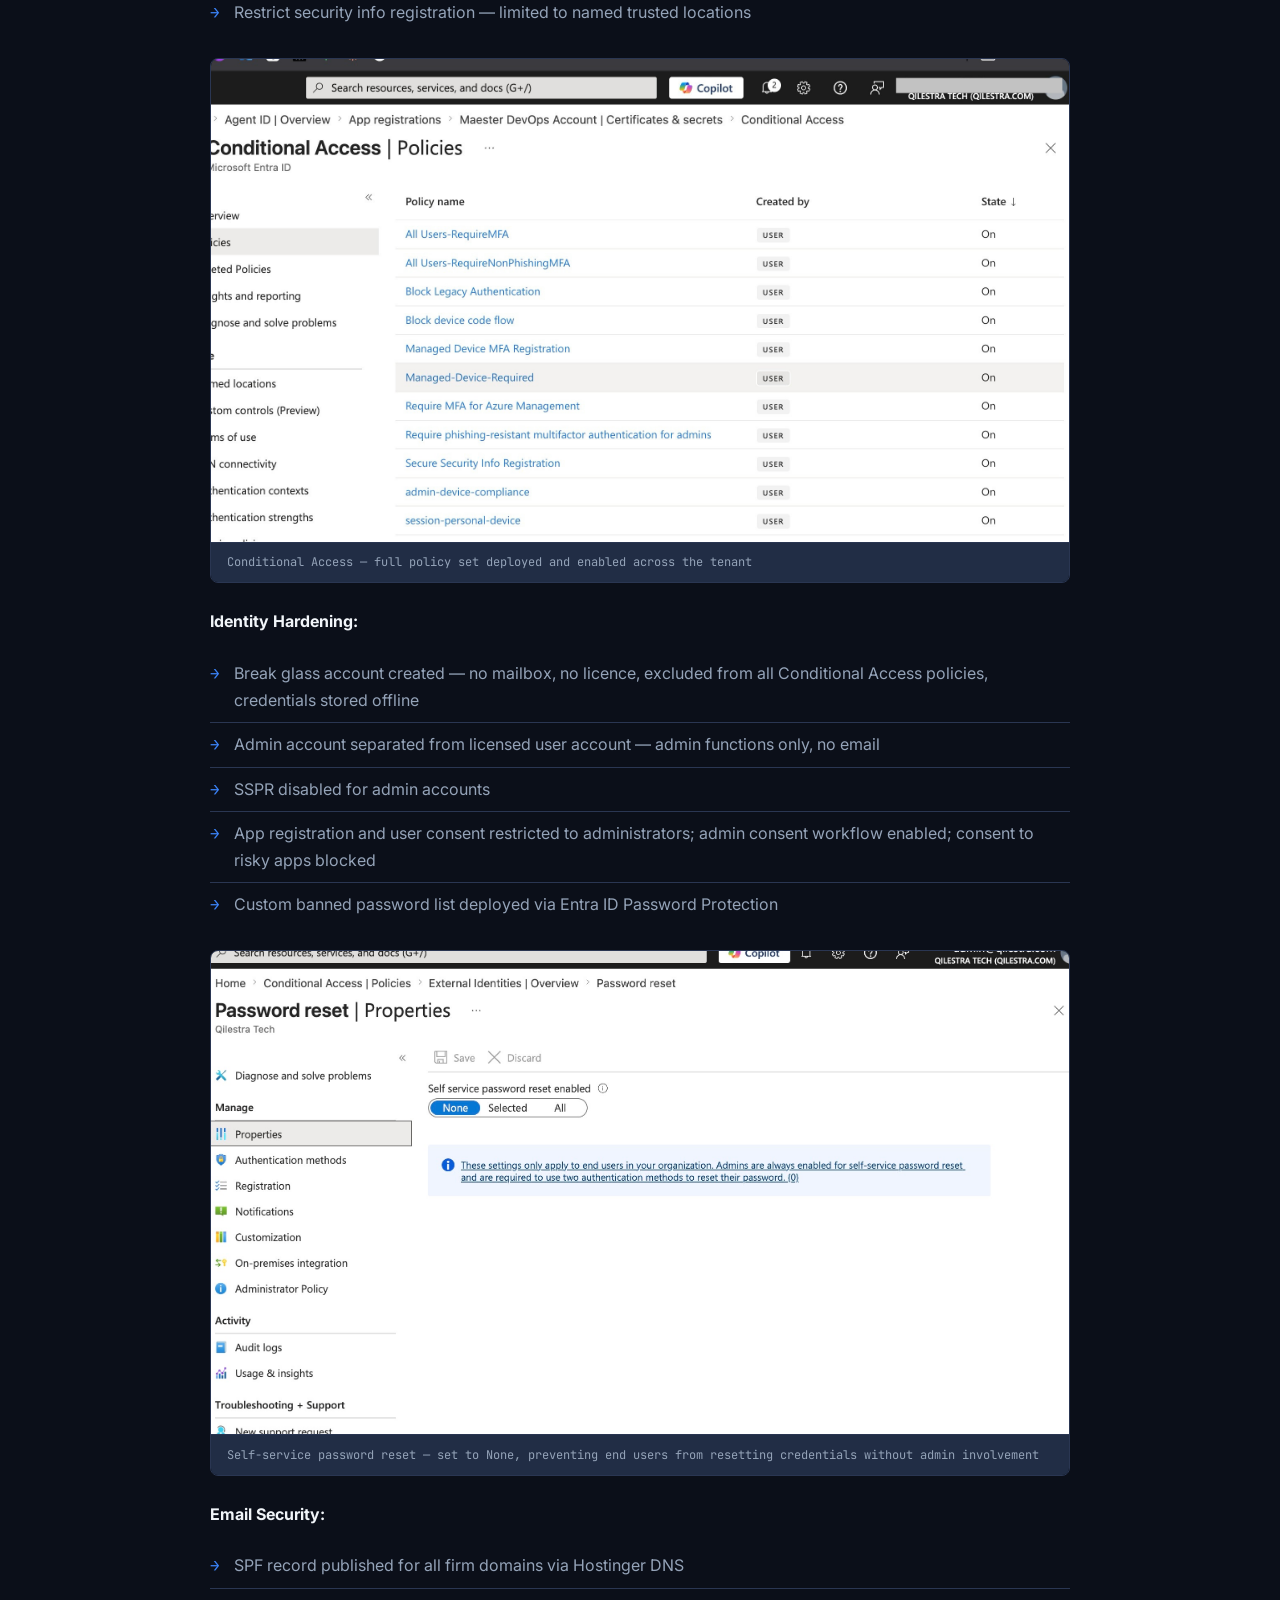
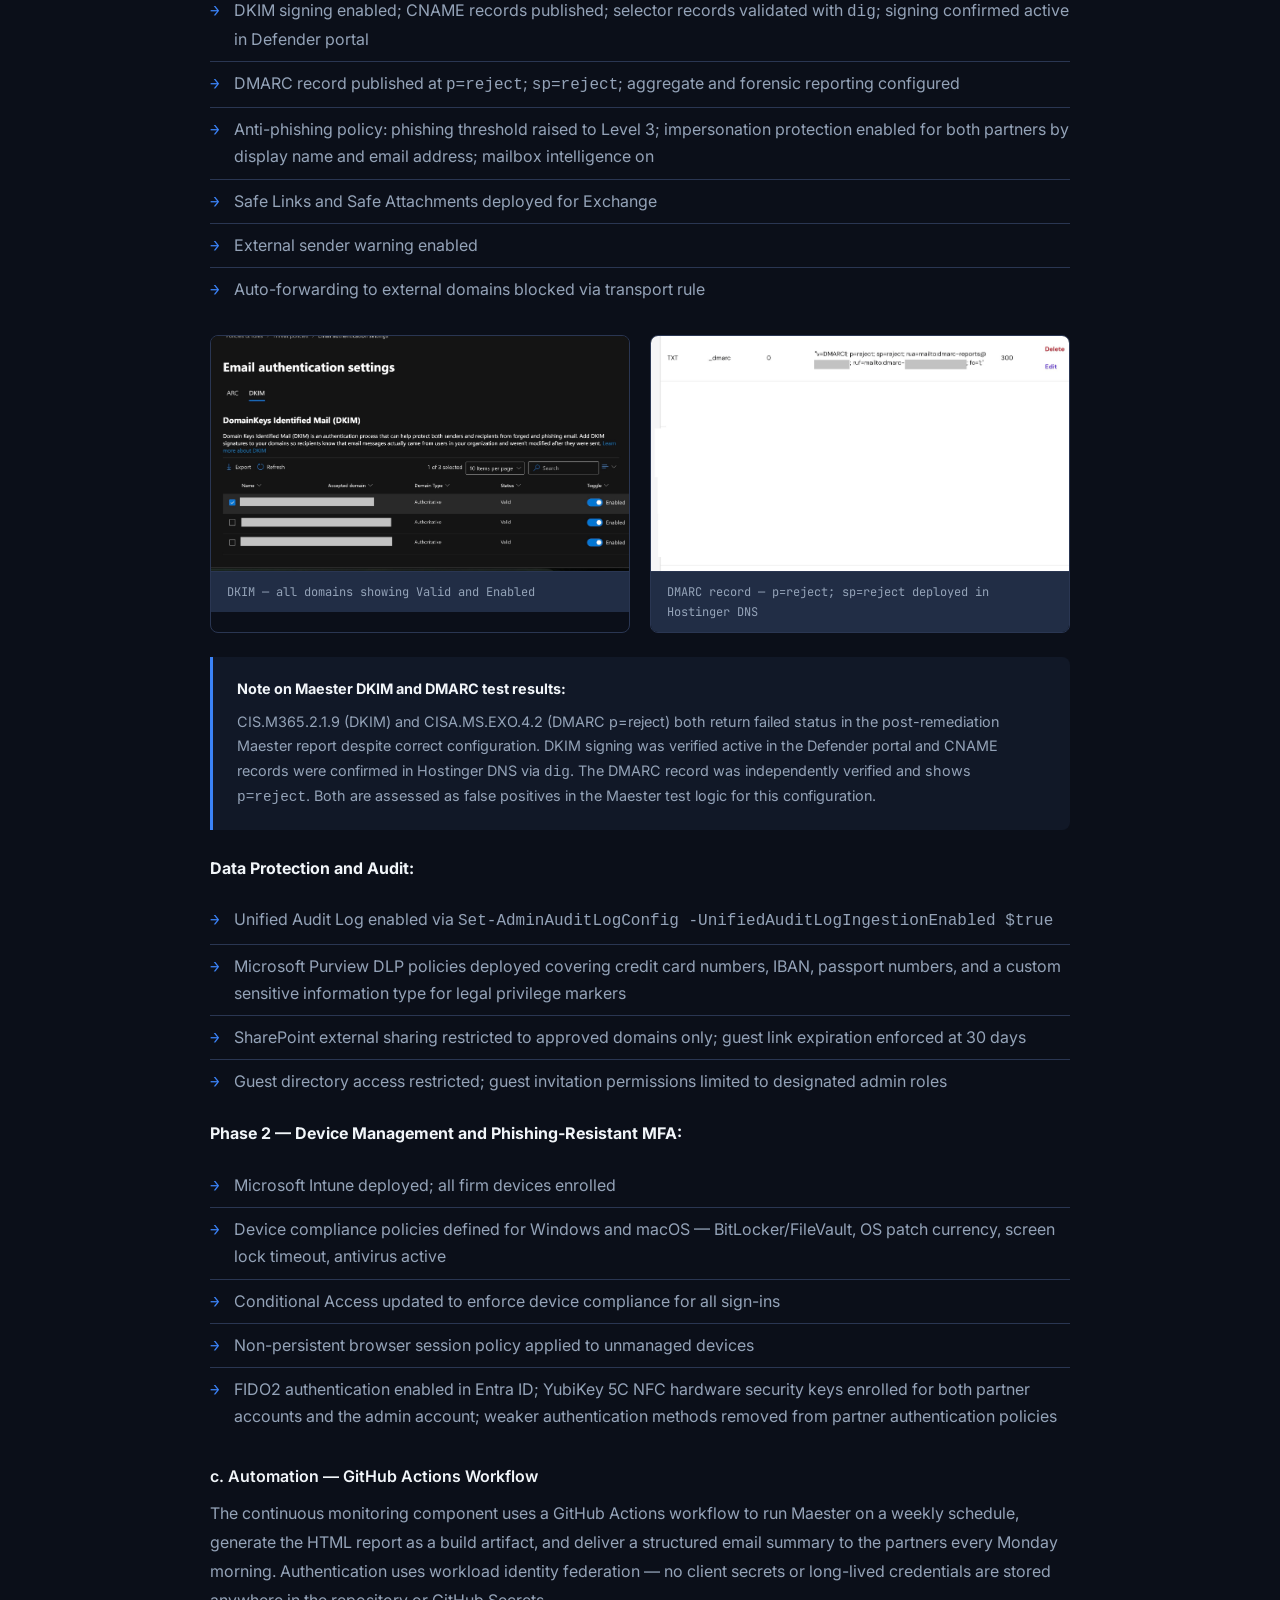
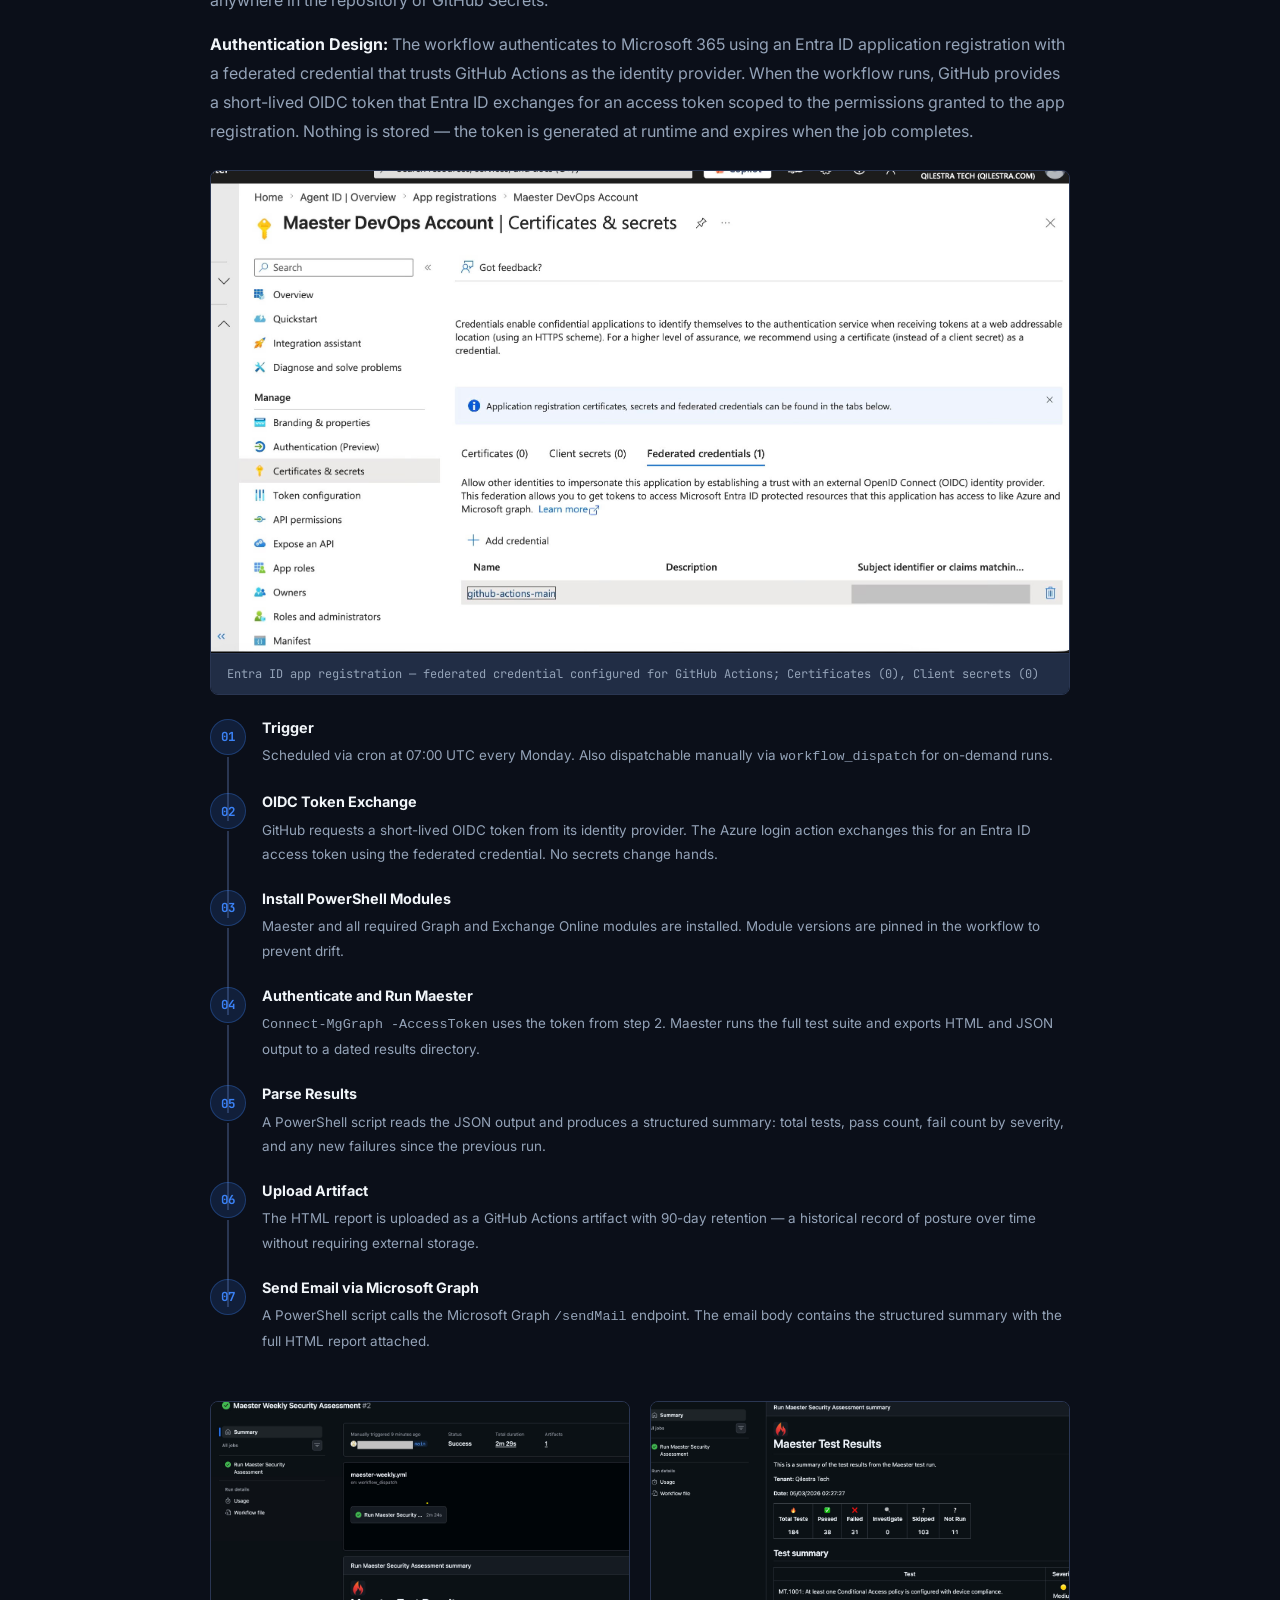
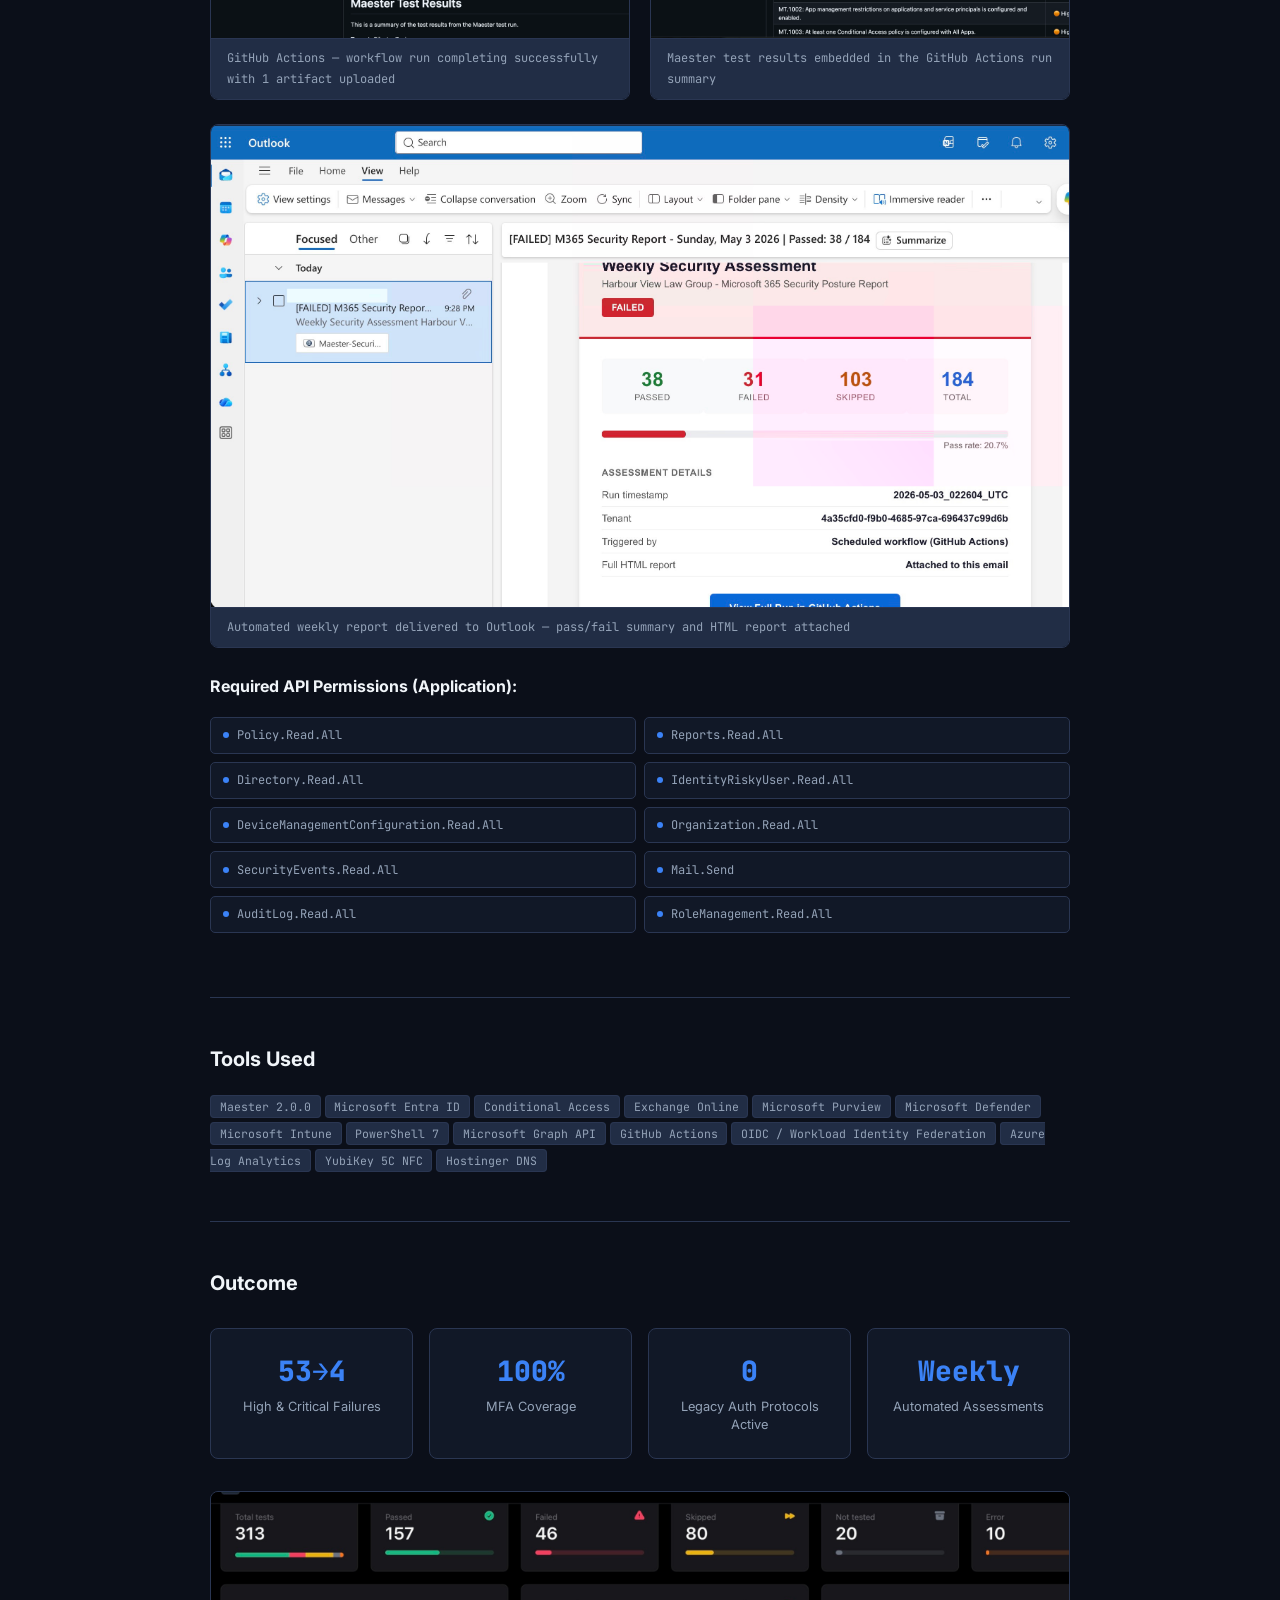
<file: case-studies.html>
<!DOCTYPE html>
<html lang="en">
<head>
  <meta charset="UTF-8">
  <meta name="viewport" content="width=device-width, initial-scale=1.0">
  <title>Case Studies — Qilestra Tech</title>
  <meta name="description" content="Technical engagements documented end-to-end — from client background through architecture, implementation, and measurable outcomes.">
  <link rel="preconnect" href="https://fonts.googleapis.com">
  <link href="https://fonts.googleapis.com/css2?family=Inter:wght@400;500;600;700;800&family=JetBrains+Mono:wght@400;500&display=swap" rel="stylesheet">
  <link rel="stylesheet" href="styles.css">
  <style>
    .cs-screenshot {
      margin: 1.5rem 0;
      border-radius: var(--radius);
      overflow: hidden;
      border: 1px solid var(--color-border);
    }
    .cs-screenshot img { width: 100%; display: block; }
    .cs-screenshot figcaption {
      background: var(--color-surface-alt);
      border-top: 1px solid var(--color-border);
      padding: .6rem 1rem;
      font-size: .75rem;
      color: var(--color-text-muted);
      font-family: var(--font-mono);
    }
    .cs-screenshot-grid {
      display: grid;
      grid-template-columns: 1fr 1fr;
      gap: 1.25rem;
      margin: 1.5rem 0;
    }
    .arch-diagram {
      background: var(--color-bg-alt);
      border: 1px solid var(--color-border);
      border-radius: var(--radius);
      padding: 2rem;
      margin: 1.5rem 0;
      overflow-x: auto;
    }
    .arch-diagram h4 {
      font-size: .75rem;
      font-weight: 700;
      text-transform: uppercase;
      letter-spacing: .1em;
      color: var(--color-text-muted);
      margin-bottom: 1.25rem;
    }
    .arch-layer { display: flex; align-items: stretch; gap: .75rem; margin-bottom: .75rem; flex-wrap: wrap; }
    .arch-label {
      width: 110px; min-width: 110px;
      font-size: .72rem; font-weight: 700;
      text-transform: uppercase; letter-spacing: .08em;
      color: var(--color-text-muted);
      display: flex; align-items: center;
      font-family: var(--font-mono);
    }
    .arch-nodes { display: flex; gap: .6rem; flex-wrap: wrap; flex: 1; }
    .arch-node {
      font-size: .75rem; font-weight: 600;
      padding: .45rem .85rem;
      border-radius: 5px;
      font-family: var(--font-mono);
      white-space: nowrap;
    }
    .arch-node.identity { background: rgba(99,102,241,.15);  color: #818cf8; border: 1px solid rgba(99,102,241,.25); }
    .arch-node.security { background: rgba(239,68,68,.12);   color: #f87171; border: 1px solid rgba(239,68,68,.2); }
    .arch-node.data     { background: rgba(34,197,94,.12);   color: #4ade80; border: 1px solid rgba(34,197,94,.2); }
    .arch-node.infra    { background: rgba(59,130,246,.12);  color: #60a5fa; border: 1px solid rgba(59,130,246,.2); }
    .arch-node.auto     { background: rgba(245,158,11,.12);  color: #fbbf24; border: 1px solid rgba(245,158,11,.2); }
    .arch-node.bad      { background: rgba(239,68,68,.08);   color: #f87171; border: 1px dashed rgba(239,68,68,.3); opacity: .75; }
    .arch-arrow {
      text-align: center; color: var(--color-border);
      font-size: .8rem; margin: .25rem 0 .25rem 110px;
      font-family: var(--font-mono);
    }
    .arch-vs { display: grid; grid-template-columns: 1fr 1fr; gap: 1.5rem; margin: 1.5rem 0; }
    .arch-vs-panel {
      background: var(--color-bg-alt);
      border: 1px solid var(--color-border);
      border-radius: var(--radius);
      padding: 1.5rem;
    }
    .arch-vs-panel h5 {
      font-size: .75rem; font-weight: 700;
      text-transform: uppercase; letter-spacing: .1em;
      margin-bottom: 1rem; padding-bottom: .5rem;
      border-bottom: 1px solid var(--color-border);
    }
    .arch-vs-panel.before h5 { color: #f87171; border-color: rgba(239,68,68,.2); }
    .arch-vs-panel.after  h5 { color: #4ade80; border-color: rgba(34,197,94,.2); }
    .arch-vs-item { display: flex; align-items: flex-start; gap: .6rem; margin-bottom: .6rem; font-size: .82rem; }
    .arch-vs-item .dot { width: 6px; height: 6px; border-radius: 50%; margin-top: .35rem; flex-shrink: 0; }
    .before .dot { background: #f87171; }
    .after  .dot { background: #4ade80; }
    .phase-timeline { display: grid; grid-template-columns: repeat(3,1fr); gap: 1rem; margin: 1.5rem 0; }
    .phase-block {
      background: var(--color-bg-alt);
      border: 1px solid var(--color-border);
      border-radius: var(--radius);
      padding: 1.25rem; border-top: 3px solid;
    }
    .phase-block.p1 { border-top-color: #f87171; }
    .phase-block.p2 { border-top-color: #fbbf24; }
    .phase-block.p3 { border-top-color: #4ade80; }
    .phase-block h5 { font-size: .8rem; font-weight: 700; margin-bottom: .75rem; }
    .phase-block.p1 h5 { color: #f87171; }
    .phase-block.p2 h5 { color: #fbbf24; }
    .phase-block.p3 h5 { color: #4ade80; }
    .phase-block ul { list-style: none; padding: 0; margin: 0; }
    .phase-block li { font-size: .78rem; color: var(--color-text-muted); padding: .25rem 0 .25rem .9rem; position: relative; }
    .phase-block li::before { content: '·'; position: absolute; left: 0; color: var(--color-text-muted); }
    .workflow { display: flex; flex-direction: column; gap: 0; margin: 1.5rem 0; }
    .workflow-step { display: flex; align-items: flex-start; gap: 1rem; position: relative; }
    .workflow-step:not(:last-child)::after {
      content: ''; position: absolute;
      left: 17px; top: 38px; width: 2px;
      height: calc(100% - 10px);
      background: var(--color-border);
    }
    .workflow-num {
      width: 36px; height: 36px; min-width: 36px;
      background: var(--color-accent-glow);
      border: 1px solid rgba(59,130,246,.3);
      border-radius: 50%;
      display: flex; align-items: center; justify-content: center;
      font-size: .78rem; font-weight: 700;
      color: var(--color-accent);
      font-family: var(--font-mono);
      position: relative; z-index: 1;
    }
    .workflow-content { padding: 0 0 1.5rem; }
    .workflow-content h5 { font-size: .9rem; font-weight: 700; color: var(--color-heading); margin-bottom: .35rem; }
    .workflow-content p { font-size: .84rem; color: var(--color-text-muted); margin: 0; }
    .perm-list { display: grid; grid-template-columns: 1fr 1fr; gap: .5rem; margin: 1rem 0; }
    .perm-item {
      display: flex; align-items: center; gap: .5rem;
      background: var(--color-bg-alt);
      border: 1px solid var(--color-border);
      border-radius: 5px; padding: .45rem .75rem;
    }
    .perm-item .perm-dot { width: 6px; height: 6px; border-radius: 50%; background: var(--color-accent); flex-shrink: 0; }
    .perm-item span { font-size: .75rem; font-family: var(--font-mono); color: var(--color-text-muted); }
    .report-links { display: flex; gap: 1rem; flex-wrap: wrap; margin: 1.5rem 0; }
    .report-link {
      display: inline-flex; align-items: center; gap: .5rem;
      padding: .65rem 1.25rem;
      background: var(--color-surface);
      border: 1px solid var(--color-border);
      border-radius: var(--radius);
      font-size: .85rem; font-weight: 600;
      color: var(--color-accent);
      transition: border-color var(--transition), background var(--transition);
    }
    .report-link:hover {
      border-color: var(--color-accent);
      background: var(--color-accent-glow);
      color: var(--color-accent);
    }
    @media (max-width: 768px) {
      .arch-label { width: 70px; min-width: 70px; font-size: .65rem; }
      .arch-arrow { margin-left: 70px; }
      .arch-vs { grid-template-columns: 1fr; }
      .phase-timeline { grid-template-columns: 1fr; }
      .cs-screenshot-grid { grid-template-columns: 1fr; }
      .perm-list { grid-template-columns: 1fr; }
      .cs-stats { grid-template-columns: repeat(2,1fr); }
    }
  </style>
</head>
<body>

  <!-- ===================== NAVIGATION ===================== -->
  <nav class="navbar">
    <div class="container">
      <a href="index.html" class="nav-logo">
        <span class="logo-icon">QT</span>
        Qilestra Tech
      </a>
      <div class="nav-links">
        <a href="index.html">Home</a>
        <a href="about.html">About</a>
        <a href="services.html">Services</a>
        <a href="case-studies.html" class="active">Case Studies</a>
        <a href="contact.html">Contact</a>
      </div>
      <button class="nav-toggle" aria-label="Toggle navigation" aria-expanded="false">
        <span></span><span></span><span></span>
      </button>
    </div>
  </nav>

  <!-- ===================== PAGE HERO ===================== -->
  <section class="page-hero">
    <div class="container">
      <span class="section-label">Case Studies</span>
      <h1>Technical Engagements, Documented</h1>
      <p>Each case study follows a structured consulting format — from client background through architecture, implementation, and measurable outcomes.</p>
    </div>
  </section>

  <!-- ===================== CASE STUDY ===================== -->
  <section class="section">
    <div class="container">
      <div class="cs-full" id="cs-m365-security">

        <div class="cs-full-header">
          <span class="cs-card-tag security">Security</span>
          <h2>Microsoft 365 Security Assessment &amp; Remediation</h2>
          <div class="cs-meta">
            <span>Duration: 3 weeks</span>
            <span>Scope: 22 users</span>
            <span>Industry: Legal Services</span>
            <span>Location: Grand Cayman</span>
          </div>
        </div>

        <!-- 1 -->
        <div class="cs-section">
          <h3>Client Background</h3>
          <p>The client is a law firm operating in the Cayman Islands with 22 users across two partners, six associates, and fourteen support staff. The firm handles sensitive legal and financial matters for offshore clients, generating and storing privileged communications, confidential financial records, and PII on a daily basis.</p>
          <p>The firm had been running Microsoft 365 Business Standard for two years. The environment was originally configured by a previous IT provider and had never been formally reviewed since deployment. The baseline security maturity was low: no formal security policies, no MFA enforcement, no security monitoring, and no documented configuration baseline to drift against.</p>
          <p>Two phishing incidents in the six months prior to the engagement — one resulting in a compromised staff account — prompted the partners to commission a formal assessment. An upcoming cyber insurance renewal added urgency: the insurer had explicitly flagged MFA enforcement and email domain authentication (DMARC/DKIM/SPF) as mandatory requirements for continued coverage.</p>
        </div>

        <!-- 2 -->
        <div class="cs-section">
          <h3>Problem</h3>
          <p>The assessment identified a cluster of configuration gaps that had accumulated silently since initial deployment. None of them produced visible failures — email still worked and users could still sign in — but collectively they created an attack surface wide open to the techniques actively being used against Microsoft 365 environments.</p>
          <p>The most critical findings and their attack surface:</p>

          <ul class="cs-list">
            <li><strong>No Conditional Access policies.</strong> Authentication was evaluated identically regardless of user, location, device, or risk signal. A stolen credential gave unrestricted tenant access. No control existed to stop it.</li>
            <li><strong>Legacy authentication not blocked.</strong> Protocols like IMAP, POP3, and Exchange ActiveSync bypass MFA entirely. The firm's earlier phishing incident could have been used to access the victim's full mailbox via these protocols with no additional barrier.</li>
            <li><strong>Device code flow not blocked.</strong> The attack sends a victim a real Microsoft URL, the victim completes MFA on their own device, and the attacker receives a valid session token without ever touching the password or triggering a legacy auth prompt.</li>
            <li><strong>Admin account had an active mailbox.</strong> The Global Administrator account received email. A successful phishing attack against this account would give an attacker complete control over the entire tenant in one step — disable MFA, create backdoors, exfiltrate data, delete audit logs.</li>
          </ul>

          <figure class="cs-screenshot">
            <img src="assets/images/misconfigs/MisconfiguredRoles.jpg" alt="Global Administrator role assignments showing multiple accounts assigned the role">
            <figcaption>Global Administrator assignments — multiple user accounts holding the role, including accounts with active mailboxes</figcaption>
          </figure>

          <ul class="cs-list">
            <li><strong>Audit logging was disabled.</strong> No record existed of who accessed what data, what admin changes were made, or what emails were sent. A breach could have been ongoing for months with no forensic trail and no ability to satisfy an insurance claim.</li>
          </ul>

          <figure class="cs-screenshot">
            <img src="assets/images/misconfigs/AuditLoggingDisabled.jpg" alt="Terminal output showing UnifiedAuditLogIngestionEnabled returned as False">
            <figcaption>PowerShell confirming Unified Audit Log disabled — <code>UnifiedAuditLogIngestionEnabled: False</code></figcaption>
          </figure>

          <ul class="cs-list">
            <li><strong>No email domain protection.</strong> Without DMARC, DKIM, and SPF, anyone could send email that appeared to originate from the firm's domain.</li>
            <li><strong>Anti-phishing at default settings.</strong> User impersonation protection, domain impersonation protection, and mailbox intelligence were all off.</li>
          </ul>

          <figure class="cs-screenshot">
            <img src="assets/images/misconfigs/EmailSecurity.jpg" alt="Anti-phishing policy showing all protection settings disabled">
            <figcaption>Anti-phishing policy — default configuration with impersonation protection and mailbox intelligence off</figcaption>
          </figure>

          <ul class="cs-list">
            <li><strong>No DLP policies.</strong> Sensitive client data could be emailed externally or shared through SharePoint with no detection or blocking.</li>
            <li><strong>SharePoint external sharing unrestricted.</strong> Content could be shared with anyone, including unauthenticated external users via anonymous links.</li>
          </ul>

          <figure class="cs-screenshot">
            <img src="assets/images/misconfigs/SharePointSetting.jpg" alt="SharePoint admin center showing external sharing set to Most permissive for both SharePoint and OneDrive">
            <figcaption>SharePoint sharing settings — both SharePoint and OneDrive set to Most Permissive</figcaption>
          </figure>

          <ul class="cs-list">
            <li><strong>Overly permissive user settings.</strong> Users could register applications and guests had the same access level as internal members — both control surfaces for credential theft and lateral movement.</li>
          </ul>

          <figure class="cs-screenshot">
            <img src="assets/images/misconfigs/UserSettings.jpg" alt="Entra ID user settings showing app registration open to all users and guest access set to most inclusive">
            <figcaption>Entra ID user settings — app registration open to all users, guest access unrestricted</figcaption>
          </figure>

          <ul class="cs-list">
            <li><strong>Licensing gap.</strong> Microsoft 365 Business Standard does not include Conditional Access, Intune, or full DLP capabilities. The controls needed to address the most critical findings required Business Premium.</li>
          </ul>
        </div>

        <!-- 3 -->
        <div class="cs-section">
          <h3>Technical Environment</h3>
          <ul class="cs-list">
            <li><strong>M365 licence at engagement start:</strong> Business Standard — upgraded to Business Premium as Phase 1 prerequisite</li>
            <li><strong>Identity provider:</strong> Microsoft Entra ID (free tier at start; P1 unlocked via Business Premium; P2 provisioned for partners and admin accounts)</li>
            <li><strong>Users:</strong> 22 — 2 partners, 6 associates, 14 support staff</li>
            <li><strong>Email platform:</strong> Exchange Online</li>
            <li><strong>File storage:</strong> SharePoint Online and OneDrive for Business</li>
            <li><strong>DNS provider:</strong> Hostinger</li>
            <li><strong>Devices:</strong> Unmanaged — mix of Windows and macOS, no MDM enrolled at engagement start</li>
            <li><strong>Assessment tool:</strong> Maester 2.0.0 — open-source PowerShell-based Microsoft 365 security assessment framework</li>
            <li><strong>Automation platform:</strong> GitHub Actions with workload identity federation</li>
          </ul>
        </div>

        <!-- 4 -->
        <div class="cs-section">
          <h3>Architecture</h3>

          <h4>Before Remediation — Flat Trust Model</h4>
          <p>The pre-engagement architecture had no authentication controls layered between a credential and tenant access. Any valid username and password — regardless of source — reached Exchange and SharePoint directly. There was no identity perimeter.</p>

          <div class="arch-diagram">
            <h4>Pre-Remediation State</h4>
            <div class="arch-layer">
              <div class="arch-label">Identity</div>
              <div class="arch-nodes">
                <div class="arch-node bad">Entra ID (Free)</div>
                <div class="arch-node bad">No CA Policies</div>
                <div class="arch-node bad">No MFA</div>
                <div class="arch-node bad">Legacy Auth Enabled</div>
              </div>
            </div>
            <div class="arch-arrow">&#8595; &nbsp;any valid credential = full access</div>
            <div class="arch-layer">
              <div class="arch-label">Apps</div>
              <div class="arch-nodes">
                <div class="arch-node bad">Exchange Online</div>
                <div class="arch-node bad">SharePoint</div>
                <div class="arch-node bad">Teams</div>
              </div>
            </div>
            <div class="arch-arrow">&#8595; &nbsp;no data protection layer</div>
            <div class="arch-layer">
              <div class="arch-label">Data</div>
              <div class="arch-nodes">
                <div class="arch-node bad">No DLP</div>
                <div class="arch-node bad">No Audit Logging</div>
                <div class="arch-node bad">External Sharing Open</div>
              </div>
            </div>
          </div>

          <h4>After Remediation — Layered Zero Trust Model</h4>
          <p>Post-engagement, every authentication attempt is evaluated against a set of conditions before any access is granted. Device compliance, location, user risk, and authentication strength are all enforced as access controls. Data is protected by DLP at the point of transmission and full audit logging provides the forensic trail required for insurance and compliance purposes.</p>

          <div class="arch-diagram">
            <h4>Post-Remediation State</h4>
            <div class="arch-layer">
              <div class="arch-label">Identity</div>
              <div class="arch-nodes">
                <div class="arch-node identity">Entra ID P1/P2</div>
                <div class="arch-node identity">MFA (All Users)</div>
                <div class="arch-node identity">FIDO2 (Partners)</div>
              </div>
            </div>
            <div class="arch-arrow">&#8595; &nbsp;evaluated by Conditional Access engine</div>
            <div class="arch-layer">
              <div class="arch-label">Access</div>
              <div class="arch-nodes">
                <div class="arch-node security">Block Legacy Auth</div>
                <div class="arch-node security">Block Device Code Flow</div>
                <div class="arch-node security">Trusted Locations</div>
                <div class="arch-node security">Compliant Device</div>
              </div>
            </div>
            <div class="arch-arrow">&#8595; &nbsp;access granted to protected applications</div>
            <div class="arch-layer">
              <div class="arch-label">Apps</div>
              <div class="arch-nodes">
                <div class="arch-node infra">Exchange Online</div>
                <div class="arch-node infra">SharePoint</div>
                <div class="arch-node infra">Teams</div>
              </div>
            </div>
            <div class="arch-arrow">&#8595; &nbsp;data protected at rest and in motion</div>
            <div class="arch-layer">
              <div class="arch-label">Data</div>
              <div class="arch-nodes">
                <div class="arch-node data">Purview DLP</div>
                <div class="arch-node data">Unified Audit Log</div>
                <div class="arch-node data">Restricted Sharing</div>
              </div>
            </div>
            <div class="arch-arrow">&#8595; &nbsp;email perimeter authenticated</div>
            <div class="arch-layer">
              <div class="arch-label">Email</div>
              <div class="arch-nodes">
                <div class="arch-node security">SPF</div>
                <div class="arch-node security">DKIM</div>
                <div class="arch-node security">DMARC p=reject</div>
                <div class="arch-node security">Safe Links / Attachments</div>
              </div>
            </div>
            <div class="arch-arrow">&#8595; &nbsp;continuous posture monitoring</div>
            <div class="arch-layer">
              <div class="arch-label">Monitoring</div>
              <div class="arch-nodes">
                <div class="arch-node auto">Maester (Weekly)</div>
                <div class="arch-node auto">GitHub Actions</div>
                <div class="arch-node auto">Log Analytics</div>
                <div class="arch-node auto">Email Report</div>
              </div>
            </div>
          </div>

          <div class="arch-vs">
            <div class="arch-vs-panel before">
              <h5>Before — Attack Surface</h5>
              <div class="arch-vs-item"><div class="dot"></div><span>Password alone = full tenant access</span></div>
              <div class="arch-vs-item"><div class="dot"></div><span>Legacy auth bypasses all MFA controls</span></div>
              <div class="arch-vs-item"><div class="dot"></div><span>Admin account directly targetable via phishing</span></div>
              <div class="arch-vs-item"><div class="dot"></div><span>Domain spoofing unrestricted</span></div>
              <div class="arch-vs-item"><div class="dot"></div><span>No forensic trail for insurance or investigation</span></div>
              <div class="arch-vs-item"><div class="dot"></div><span>Client data freely exfiltrable</span></div>
            </div>
            <div class="arch-vs-panel after">
              <h5>After — Controls Enforced</h5>
              <div class="arch-vs-item"><div class="dot"></div><span>MFA enforced on every sign-in for all users</span></div>
              <div class="arch-vs-item"><div class="dot"></div><span>Legacy auth blocked at all protocols</span></div>
              <div class="arch-vs-item"><div class="dot"></div><span>Admin account has no mailbox or licence</span></div>
              <div class="arch-vs-item"><div class="dot"></div><span>DMARC/DKIM/SPF deployed and verified</span></div>
              <div class="arch-vs-item"><div class="dot"></div><span>Full unified audit trail active</span></div>
              <div class="arch-vs-item"><div class="dot"></div><span>DLP blocking sensitive data exfiltration</span></div>
            </div>
          </div>
        </div>

        <!-- 5 -->
        <div class="cs-section">
          <h3>Implementation</h3>

          <div class="phase-timeline">
            <div class="phase-block p1">
              <h5>Phase 1 — Baseline Remediation</h5>
              <ul>
                <li>Licence upgrade (Business Premium)</li>
                <li>Conditional Access policy set</li>
                <li>MFA enforcement (all users)</li>
                <li>Block legacy auth + device code flow</li>
                <li>Email domain protection (SPF/DKIM/DMARC)</li>
                <li>Anti-phishing hardening</li>
                <li>Audit logging enabled</li>
                <li>DLP policies (Purview)</li>
                <li>Break glass account</li>
                <li>SharePoint sharing restrictions</li>
              </ul>
            </div>
            <div class="phase-block p2">
              <h5>Phase 2 — Device Management</h5>
              <ul>
                <li>Microsoft Intune deployment</li>
                <li>Device compliance policies</li>
                <li>CA: enforce device compliance</li>
                <li>CA: non-persistent browser sessions</li>
                <li>FIDO2 (YubiKey 5C NFC) — partners</li>
                <li>Remove weaker auth from partner accounts</li>
                <li>PIM configuration</li>
              </ul>
            </div>
            <div class="phase-block p3">
              <h5>Phase 3 — Automation</h5>
              <ul>
                <li>Azure Log Analytics Workspace</li>
                <li>M365 / Intune diagnostic settings</li>
                <li>Alert rules (critical events)</li>
                <li>Entra ID app registration</li>
                <li>GitHub Actions workflow (weekly)</li>
                <li>Maester assessment + email report</li>
                <li>Handover documentation</li>
              </ul>
            </div>
          </div>

          <h4>a. Assessment</h4>
          <p>The assessment was conducted using Maester, an open-source PowerShell-based framework that runs automated tests against a Microsoft 365 tenant and produces results mapped to industry benchmarks including CIS Microsoft 365 Foundations, CISA SCuBA, and the Entra ID Security Configuration Analyzer. Maester was connected to the tenant via Microsoft Graph and Exchange Online PowerShell modules to ensure full test coverage.</p>
          <p>The initial run was completed against the tenant before any changes were made. Findings were triaged into three categories before remediation work began: findings requiring immediate action, findings requiring infrastructure that did not yet exist (Intune, P2 licensing), and findings that were disproportionate for a 22-person professional services firm. Applying every benchmark control wholesale without understanding the client's operational context is not security consulting — it is checkbox compliance.</p>

          <div class="cs-stats">
            <div class="cs-stat"><h4>313</h4><p>Total Tests Run</p></div>
            <div class="cs-stat"><h4>126</h4><p>Total Failures</p></div>
            <div class="cs-stat"><h4>53</h4><p>High &amp; Critical Failures</p></div>
            <div class="cs-stat"><h4>94</h4><p>Tests Passed</p></div>
          </div>

          <figure class="cs-screenshot">
            <img src="assets/images/maester-reports/MaesterBeforeTest.jpg" alt="Maester dashboard showing 313 total tests, 126 failed, 94 passed before remediation">
            <figcaption>Maester — initial assessment results before any remediation work began</figcaption>
          </figure>

          <div class="report-links">
            <a href="assets/reports/maester-before-redacted.html" target="_blank" class="report-link">
              &#128196; View Full Before Report
            </a>
            <a href="assets/reports/maester-after-redacted.html" target="_blank" class="report-link">
              &#128196; View Full After Report
            </a>
          </div>

          <h4>b. Remediation</h4>
          <p>All Phase 1 remediation was completed before Phase 2 work began. The following documents the specific technical controls deployed.</p>

          <p><strong style="color:var(--color-heading);">Conditional Access Policy Set:</strong></p>
          <ul class="cs-list">
            <li>MFA for all users — all cloud apps, all platforms, all locations</li>
            <li>MFA for administrators — scoped to all admin roles</li>
            <li>MFA for Azure management — scoped to Azure Management app</li>
            <li>Block legacy authentication — all users, all legacy auth clients including Exchange ActiveSync with basic auth</li>
            <li>Block device code flow — targeting the Device Code authentication flow</li>
            <li>Restrict security info registration — limited to named trusted locations</li>
          </ul>

          <figure class="cs-screenshot">
            <img src="assets/images/remediations/ConditionalAccessPolicies.jpg" alt="Conditional Access policies list showing all deployed policies in On state">
            <figcaption>Conditional Access — full policy set deployed and enabled across the tenant</figcaption>
          </figure>

          <p><strong style="color:var(--color-heading);">Identity Hardening:</strong></p>
          <ul class="cs-list">
            <li>Break glass account created — no mailbox, no licence, excluded from all Conditional Access policies, credentials stored offline</li>
            <li>Admin account separated from licensed user account — admin functions only, no email</li>
            <li>SSPR disabled for admin accounts</li>
            <li>App registration and user consent restricted to administrators; admin consent workflow enabled; consent to risky apps blocked</li>
            <li>Custom banned password list deployed via Entra ID Password Protection</li>
          </ul>

          <figure class="cs-screenshot">
            <img src="assets/images/misconfigs/SSPRDisabled.jpg" alt="Password reset properties showing self service password reset set to None">
            <figcaption>Self-service password reset — set to None, preventing end users from resetting credentials without admin involvement</figcaption>
          </figure>

          <p><strong style="color:var(--color-heading);">Email Security:</strong></p>
          <ul class="cs-list">
            <li>SPF record published for all firm domains via Hostinger DNS</li>
            <li>DKIM signing enabled; CNAME records published; selector records validated with <code>dig</code>; signing confirmed active in Defender portal</li>
            <li>DMARC record published at <code>p=reject</code>; <code>sp=reject</code>; aggregate and forensic reporting configured</li>
            <li>Anti-phishing policy: phishing threshold raised to Level 3; impersonation protection enabled for both partners by display name and email address; mailbox intelligence on</li>
            <li>Safe Links and Safe Attachments deployed for Exchange</li>
            <li>External sender warning enabled</li>
            <li>Auto-forwarding to external domains blocked via transport rule</li>
          </ul>

          <div class="cs-screenshot-grid">
            <figure class="cs-screenshot" style="margin:0;">
              <img src="assets/images/remediations/DKIMSettings.jpg" alt="Email authentication settings showing DKIM enabled and Valid for all domains">
              <figcaption>DKIM — all domains showing Valid and Enabled</figcaption>
            </figure>
            <figure class="cs-screenshot" style="margin:0;">
              <img src="assets/images/remediations/DMARCrecord.jpg" alt="Hostinger DNS TXT record showing DMARC with p=reject and sp=reject">
              <figcaption>DMARC record — p=reject; sp=reject deployed in Hostinger DNS</figcaption>
            </figure>
          </div>

          <div class="cs-callout">
            <strong>Note on Maester DKIM and DMARC test results:</strong> CIS.M365.2.1.9 (DKIM) and CISA.MS.EXO.4.2 (DMARC p=reject) both return failed status in the post-remediation Maester report despite correct configuration. DKIM signing was verified active in the Defender portal and CNAME records were confirmed in Hostinger DNS via <code>dig</code>. The DMARC record was independently verified and shows <code>p=reject</code>. Both are assessed as false positives in the Maester test logic for this configuration.
          </div>

          <p><strong style="color:var(--color-heading);">Data Protection and Audit:</strong></p>
          <ul class="cs-list">
            <li>Unified Audit Log enabled via <code>Set-AdminAuditLogConfig -UnifiedAuditLogIngestionEnabled $true</code></li>
            <li>Microsoft Purview DLP policies deployed covering credit card numbers, IBAN, passport numbers, and a custom sensitive information type for legal privilege markers</li>
            <li>SharePoint external sharing restricted to approved domains only; guest link expiration enforced at 30 days</li>
            <li>Guest directory access restricted; guest invitation permissions limited to designated admin roles</li>
          </ul>

          <p><strong style="color:var(--color-heading);">Phase 2 — Device Management and Phishing-Resistant MFA:</strong></p>
          <ul class="cs-list">
            <li>Microsoft Intune deployed; all firm devices enrolled</li>
            <li>Device compliance policies defined for Windows and macOS — BitLocker/FileVault, OS patch currency, screen lock timeout, antivirus active</li>
            <li>Conditional Access updated to enforce device compliance for all sign-ins</li>
            <li>Non-persistent browser session policy applied to unmanaged devices</li>
            <li>FIDO2 authentication enabled in Entra ID; YubiKey 5C NFC hardware security keys enrolled for both partner accounts and the admin account; weaker authentication methods removed from partner authentication policies</li>
          </ul>

          <h4>c. Automation — GitHub Actions Workflow</h4>
          <p>The continuous monitoring component uses a GitHub Actions workflow to run Maester on a weekly schedule, generate the HTML report as a build artifact, and deliver a structured email summary to the partners every Monday morning. Authentication uses workload identity federation — no client secrets or long-lived credentials are stored anywhere in the repository or GitHub Secrets.</p>

          <p><strong style="color:var(--color-heading);">Authentication Design:</strong> The workflow authenticates to Microsoft 365 using an Entra ID application registration with a federated credential that trusts GitHub Actions as the identity provider. When the workflow runs, GitHub provides a short-lived OIDC token that Entra ID exchanges for an access token scoped to the permissions granted to the app registration. Nothing is stored — the token is generated at runtime and expires when the job completes.</p>

          <figure class="cs-screenshot">
            <img src="assets/images/github-actions/GitHubFederation.jpg" alt="Azure app registration showing federated credentials tab with github-actions-main credential and zero client secrets">
            <figcaption>Entra ID app registration — federated credential configured for GitHub Actions; Certificates (0), Client secrets (0)</figcaption>
          </figure>

          <div class="workflow">
            <div class="workflow-step">
              <div class="workflow-num">01</div>
              <div class="workflow-content">
                <h5>Trigger</h5>
                <p>Scheduled via cron at 07:00 UTC every Monday. Also dispatchable manually via <code>workflow_dispatch</code> for on-demand runs.</p>
              </div>
            </div>
            <div class="workflow-step">
              <div class="workflow-num">02</div>
              <div class="workflow-content">
                <h5>OIDC Token Exchange</h5>
                <p>GitHub requests a short-lived OIDC token from its identity provider. The Azure login action exchanges this for an Entra ID access token using the federated credential. No secrets change hands.</p>
              </div>
            </div>
            <div class="workflow-step">
              <div class="workflow-num">03</div>
              <div class="workflow-content">
                <h5>Install PowerShell Modules</h5>
                <p>Maester and all required Graph and Exchange Online modules are installed. Module versions are pinned in the workflow to prevent drift.</p>
              </div>
            </div>
            <div class="workflow-step">
              <div class="workflow-num">04</div>
              <div class="workflow-content">
                <h5>Authenticate and Run Maester</h5>
                <p><code>Connect-MgGraph -AccessToken</code> uses the token from step 2. Maester runs the full test suite and exports HTML and JSON output to a dated results directory.</p>
              </div>
            </div>
            <div class="workflow-step">
              <div class="workflow-num">05</div>
              <div class="workflow-content">
                <h5>Parse Results</h5>
                <p>A PowerShell script reads the JSON output and produces a structured summary: total tests, pass count, fail count by severity, and any new failures since the previous run.</p>
              </div>
            </div>
            <div class="workflow-step">
              <div class="workflow-num">06</div>
              <div class="workflow-content">
                <h5>Upload Artifact</h5>
                <p>The HTML report is uploaded as a GitHub Actions artifact with 90-day retention — a historical record of posture over time without requiring external storage.</p>
              </div>
            </div>
            <div class="workflow-step">
              <div class="workflow-num">07</div>
              <div class="workflow-content">
                <h5>Send Email via Microsoft Graph</h5>
                <p>A PowerShell script calls the Microsoft Graph <code>/sendMail</code> endpoint. The email body contains the structured summary with the full HTML report attached.</p>
              </div>
            </div>
          </div>

          <div class="cs-screenshot-grid">
            <figure class="cs-screenshot" style="margin:0;">
              <img src="assets/images/github-actions/GithubActionsSuccess.jpg" alt="GitHub Actions run showing Status Success, 2m 29s, 1 artifact uploaded">
              <figcaption>GitHub Actions — workflow run completing successfully with 1 artifact uploaded</figcaption>
            </figure>
            <figure class="cs-screenshot" style="margin:0;">
              <img src="assets/images/github-actions/GitHubTestResults.jpg" alt="Maester test results table embedded in the GitHub Actions run summary">
              <figcaption>Maester test results embedded in the GitHub Actions run summary</figcaption>
            </figure>
          </div>

          <figure class="cs-screenshot">
            <img src="assets/images/github-actions/EmailGitHubReceived.jpg" alt="Outlook inbox showing automated Maester weekly security report email with HTML report attached">
            <figcaption>Automated weekly report delivered to Outlook — pass/fail summary and HTML report attached</figcaption>
          </figure>

          <p><strong style="color:var(--color-heading);">Required API Permissions (Application):</strong></p>
          <div class="perm-list">
            <div class="perm-item"><div class="perm-dot"></div><span>Policy.Read.All</span></div>
            <div class="perm-item"><div class="perm-dot"></div><span>Reports.Read.All</span></div>
            <div class="perm-item"><div class="perm-dot"></div><span>Directory.Read.All</span></div>
            <div class="perm-item"><div class="perm-dot"></div><span>IdentityRiskyUser.Read.All</span></div>
            <div class="perm-item"><div class="perm-dot"></div><span>DeviceManagementConfiguration.Read.All</span></div>
            <div class="perm-item"><div class="perm-dot"></div><span>Organization.Read.All</span></div>
            <div class="perm-item"><div class="perm-dot"></div><span>SecurityEvents.Read.All</span></div>
            <div class="perm-item"><div class="perm-dot"></div><span>Mail.Send</span></div>
            <div class="perm-item"><div class="perm-dot"></div><span>AuditLog.Read.All</span></div>
            <div class="perm-item"><div class="perm-dot"></div><span>RoleManagement.Read.All</span></div>
          </div>
        </div>

        <!-- 6 -->
        <div class="cs-section">
          <h3>Tools Used</h3>
          <div class="tools" style="margin-top:1rem;">
            <span class="tool-badge">Maester 2.0.0</span>
            <span class="tool-badge">Microsoft Entra ID</span>
            <span class="tool-badge">Conditional Access</span>
            <span class="tool-badge">Exchange Online</span>
            <span class="tool-badge">Microsoft Purview</span>
            <span class="tool-badge">Microsoft Defender</span>
            <span class="tool-badge">Microsoft Intune</span>
            <span class="tool-badge">PowerShell 7</span>
            <span class="tool-badge">Microsoft Graph API</span>
            <span class="tool-badge">GitHub Actions</span>
            <span class="tool-badge">OIDC / Workload Identity Federation</span>
            <span class="tool-badge">Azure Log Analytics</span>
            <span class="tool-badge">YubiKey 5C NFC</span>
            <span class="tool-badge">Hostinger DNS</span>
          </div>
        </div>

        <!-- 7 -->
        <div class="cs-section">
          <h3>Outcome</h3>

          <div class="cs-stats">
            <div class="cs-stat"><h4>53&rarr;4</h4><p>High &amp; Critical Failures</p></div>
            <div class="cs-stat"><h4>100%</h4><p>MFA Coverage</p></div>
            <div class="cs-stat"><h4>0</h4><p>Legacy Auth Protocols Active</p></div>
            <div class="cs-stat"><h4>Weekly</h4><p>Automated Assessments</p></div>
          </div>

          <figure class="cs-screenshot">
            <img src="assets/images/maester-reports/MaesterAfterTest.jpg" alt="Maester dashboard showing 313 total tests, 157 passed, 77% pass rate after remediation">
            <figcaption>Maester — post-remediation results. 157 passed, 77% pass rate. Remaining failures documented below.</figcaption>
          </figure>

          <p><strong style="color:var(--color-heading);">From an attacker's perspective, the following vectors are now closed:</strong></p>
          <ul class="cs-list">
            <li>A stolen password alone no longer grants access to any account. MFA is enforced via Conditional Access on every sign-in for all 22 users.</li>
            <li>Legacy authentication is blocked at all protocols. The attack vector used in the firm's earlier phishing incident no longer works.</li>
            <li>Device code flow phishing is blocked by Conditional Access policy. This technique does not require stealing a password or installing malware and bypasses standard security awareness training — one policy eliminates the attack surface entirely.</li>
            <li>The admin account no longer has a mailbox. A phishing attack against it cannot be delivered via email.</li>
            <li>DMARC, DKIM, and SPF are configured and verified for all firm domains. Spoofed emails appearing to come from a partner's address are rejected by receiving mail servers.</li>
            <li>Partner accounts are protected by FIDO2 hardware security keys. MFA fatigue attacks and adversary-in-the-middle phishing cannot compromise these accounts remotely.</li>
          </ul>

          <p><strong style="color:var(--color-heading);">Findings documented but not immediately remediated:</strong></p>
          <p>Four High severity findings remain open. Each was documented with a rationale rather than remediated without context.</p>

          <figure class="cs-screenshot">
            <img src="assets/images/maester-reports/NonRemediatedFindings.jpg" alt="Maester report filtered to High severity failures showing 4 remaining findings">
            <figcaption>Remaining High severity findings — 4 total, all documented with rationale</figcaption>
          </figure>

          <ul class="cs-list">
            <li><strong>CIS.M365.1.3.6 — Customer Lockbox:</strong> Valid control but requires a more expensive licence than the firm currently holds. The cost does not justify the risk at this firm size.</li>
            <li><strong>CIS.M365.2.1.9 — DKIM enabled for all Exchange Online domains:</strong> DKIM signing is enabled and correctly configured. The Maester test returns a failed status despite correct configuration — assessed as a false positive.</li>
            <li><strong>CISA.MS.AAD.4.1 — Security logs to SOC:</strong> Requires a dedicated SOC team with real-time monitoring capability. Not a realistic requirement for a 22-person firm. The automated weekly Maester report serves this purpose at an appropriate scale.</li>
            <li><strong>CISA.MS.EXO.4.2 — DMARC p=reject:</strong> A valid DMARC record with <code>p=reject</code> is published and verified via DNS query. The Maester test returns a failed status despite correct configuration — assessed as a false positive.</li>
          </ul>

          <p><strong style="color:var(--color-heading);">Operational improvements from automation:</strong></p>
          <ul class="cs-list">
            <li>Maester runs automatically every Monday morning. Results are delivered directly to the partners without requiring technical expertise to initiate the assessment or interpret the raw output.</li>
            <li>Configuration drift is now detected automatically. If a Conditional Access policy is modified, a permission is changed, or a misconfiguration is introduced, the weekly report flags it before it becomes an incident.</li>
            <li>GitHub Actions provides a full audit trail of every assessment run. The artifact retention policy preserves 90 days of weekly reports for trend analysis.</li>
            <li>The authentication design — OIDC federation with no stored credentials — means there are no secrets to rotate, no expiry to manage, and no risk of credential exposure in workflow logs.</li>
          </ul>
        </div>

      </div>
    </div>
  </section>

  <!-- ===================== CTA ===================== -->
  <section class="section" style="background: var(--color-bg-alt);">
    <div class="container" style="text-align:center;">
      <span class="section-label">Get Started</span>
      <h2 class="section-title">Have a Similar Challenge?</h2>
      <p class="section-subtitle" style="margin: 0 auto 2rem;">We scope every engagement based on your specific environment and compliance requirements.</p>
      <a href="contact.html" class="btn btn-primary">Start a Conversation &rarr;</a>
    </div>
  </section>

  <!-- ===================== FOOTER ===================== -->
  <footer class="footer">
    <div class="container">
      <div class="footer-grid">
        <div>
          <h4>Qilestra Tech</h4>
          <p>Managed IT services and security consulting for mid-market and enterprise organizations. We engineer infrastructure that works.</p>
        </div>
        <div>
          <h4>Pages</h4>
          <ul>
            <li><a href="index.html">Home</a></li>
            <li><a href="about.html">About</a></li>
            <li><a href="services.html">Services</a></li>
            <li><a href="case-studies.html">Case Studies</a></li>
          </ul>
        </div>
        <div>
          <h4>Services</h4>
          <ul>
            <li><a href="services.html">Azure Infrastructure</a></li>
            <li><a href="services.html">Identity &amp; Access</a></li>
            <li><a href="services.html">SIEM &amp; Monitoring</a></li>
            <li><a href="services.html">Linux Administration</a></li>
          </ul>
        </div>
        <div>
          <h4>Connect</h4>
          <ul>
            <li><a href="contact.html">Contact</a></li>
          </ul>
        </div>
      </div>
      <div class="footer-bottom">
        <p>&copy; 2026 Qilestra Tech. All rights reserved.</p>
        <p>Built with precision.</p>
      </div>
    </div>
  </footer>

  <script src="script.js"></script>
</body>
</html>
</file>
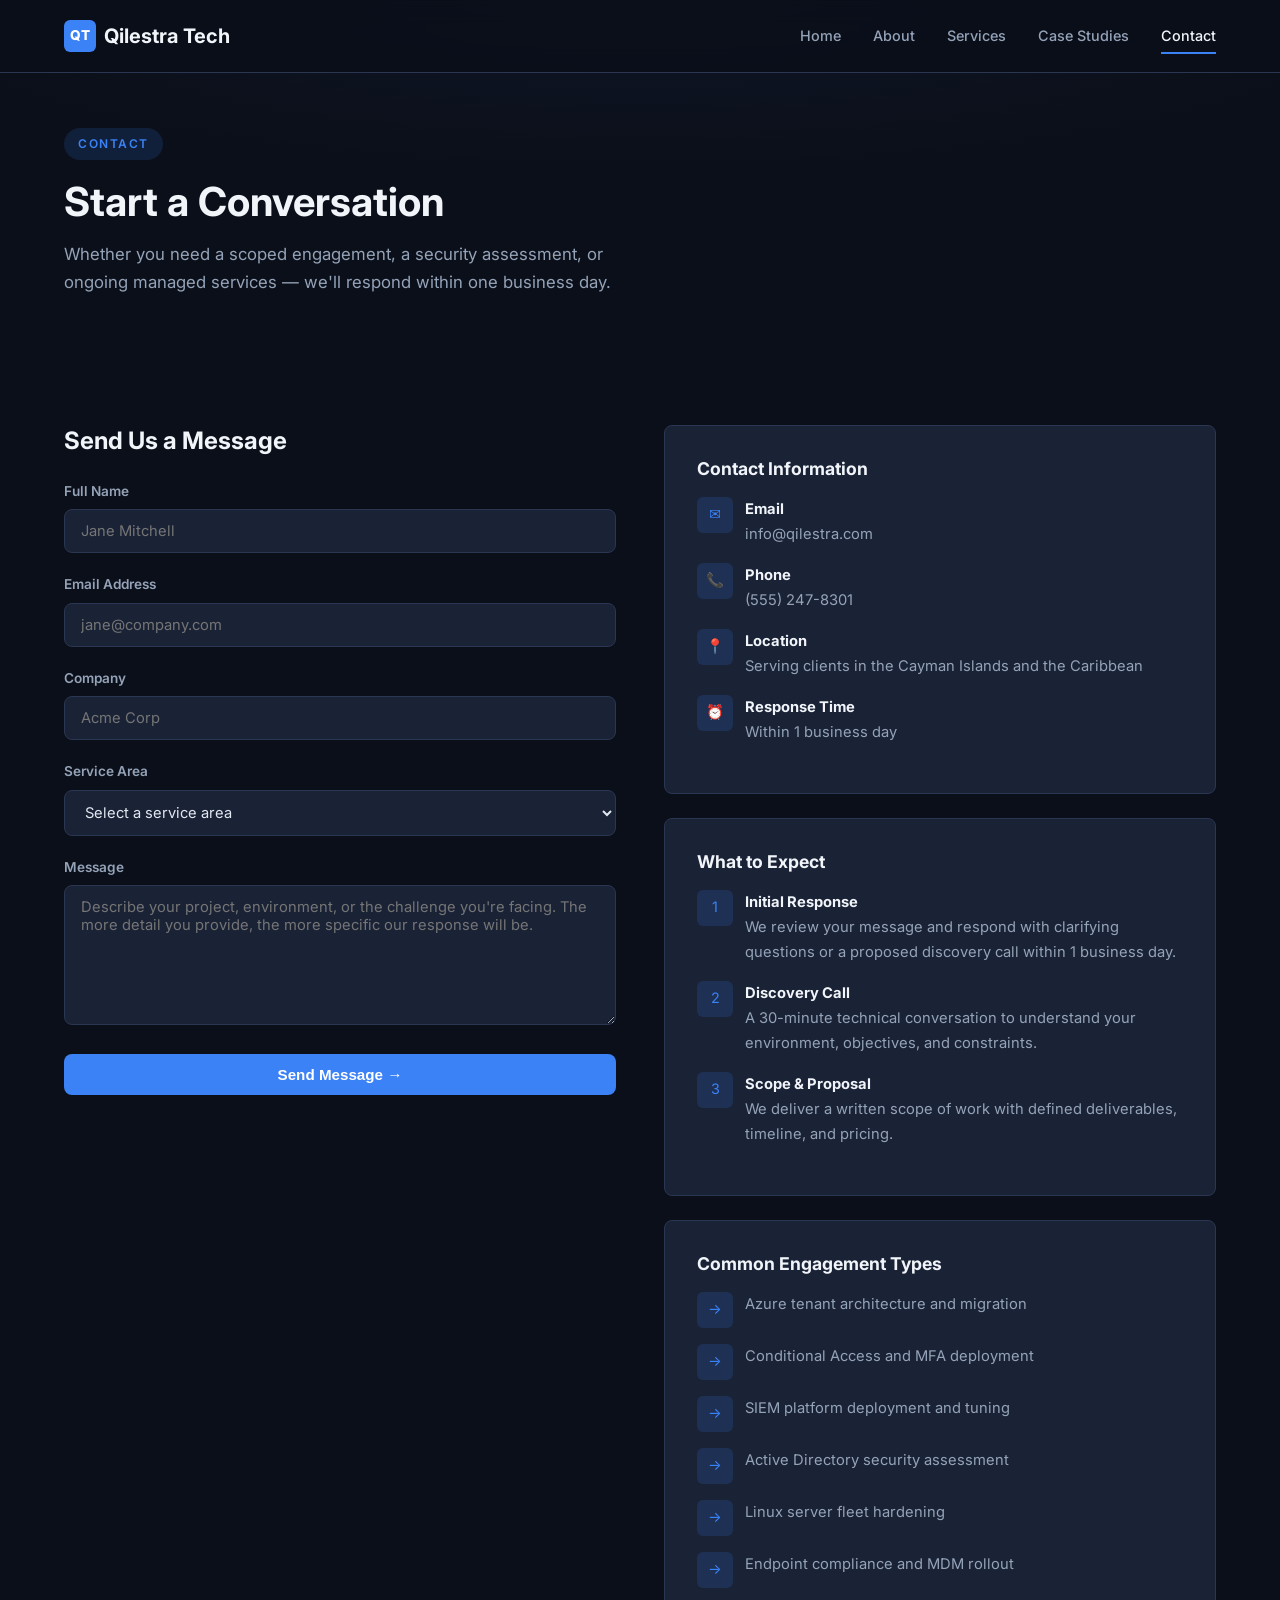
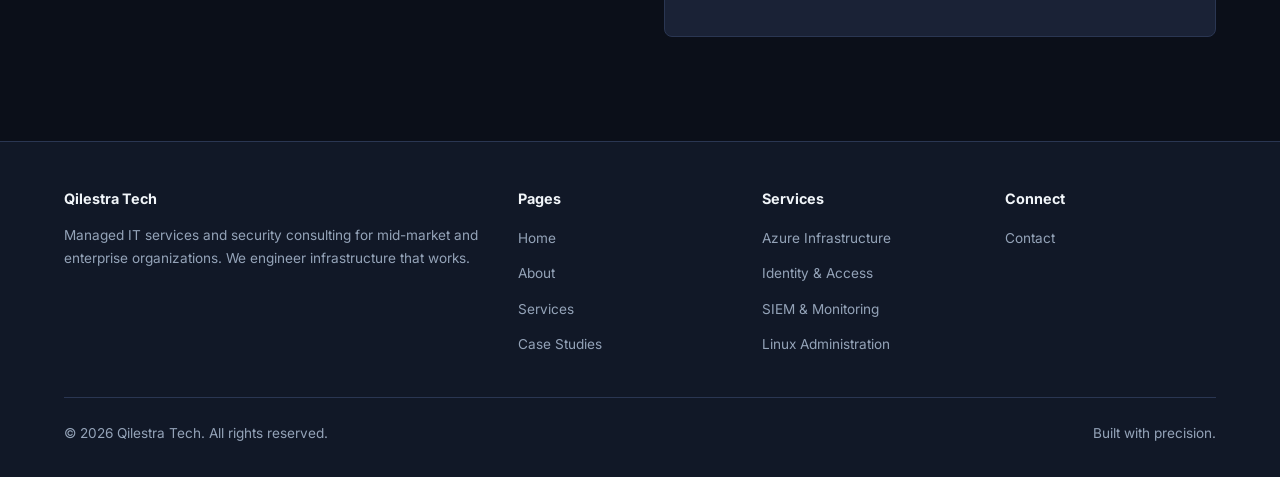
<file: contact.html>
<!DOCTYPE html>
<html lang="en">
<head>
  <meta charset="UTF-8">
  <meta name="viewport" content="width=device-width, initial-scale=1.0">
  <title>Contact — Qilestra Tech</title>
  <meta name="description" content="Get in touch with Qilestra Tech for managed IT services, security consulting, and infrastructure engineering engagements.">
  <link rel="preconnect" href="https://fonts.googleapis.com">
  <link href="https://fonts.googleapis.com/css2?family=Inter:wght@400;500;600;700;800&family=JetBrains+Mono:wght@400;500&display=swap" rel="stylesheet">
  <link rel="stylesheet" href="styles.css">
</head>
<body>

  <!-- ===================== NAVIGATION ===================== -->
  <nav class="navbar">
    <div class="container">
      <a href="index.html" class="nav-logo">
        <span class="logo-icon">QT</span>
        Qilestra Tech
      </a>
      <div class="nav-links">
        <a href="index.html">Home</a>
        <a href="about.html">About</a>
        <a href="services.html">Services</a>
        <a href="case-studies.html">Case Studies</a>
        <a href="contact.html">Contact</a>
      </div>
      <button class="nav-toggle" aria-label="Toggle navigation" aria-expanded="false">
        <span></span><span></span><span></span>
      </button>
    </div>
  </nav>

  <!-- ===================== PAGE HERO ===================== -->
  <section class="page-hero">
    <div class="container">
      <span class="section-label">Contact</span>
      <h1>Start a Conversation</h1>
      <p>Whether you need a scoped engagement, a security assessment, or ongoing managed services — we'll respond within one business day.</p>
    </div>
  </section>

  <!-- ===================== CONTACT FORM & INFO ===================== -->
  <section class="section">
    <div class="container">
      <div class="contact-grid">

        <!-- Contact Form -->
        <div>
          <h2 style="font-size: 1.5rem; margin-bottom: 1.5rem;">Send Us a Message</h2>
          <form id="contact-form">
            <div class="form-group">
              <label for="name">Full Name</label>
              <input type="text" id="name" name="name" placeholder="Jane Mitchell" required>
            </div>
            <div class="form-group">
              <label for="email">Email Address</label>
              <input type="email" id="email" name="email" placeholder="jane@company.com" required>
            </div>
            <div class="form-group">
              <label for="company">Company</label>
              <input type="text" id="company" name="company" placeholder="Acme Corp">
            </div>
            <div class="form-group">
              <label for="service">Service Area</label>
              <select id="service" name="service">
                <option value="" disabled selected>Select a service area</option>
                <option value="azure">Azure Cloud Infrastructure</option>
                <option value="identity">Identity &amp; Access Management</option>
                <option value="siem">Security Monitoring &amp; SIEM</option>
                <option value="ad">Active Directory Hardening</option>
                <option value="linux">Linux Server Administration</option>
                <option value="endpoint">Endpoint Security &amp; Compliance</option>
                <option value="other">Other / Not Sure</option>
              </select>
            </div>
            <div class="form-group">
              <label for="message">Message</label>
              <textarea id="message" name="message" placeholder="Describe your project, environment, or the challenge you're facing. The more detail you provide, the more specific our response will be." required></textarea>
            </div>
            <button type="submit" class="btn btn-primary" style="width: 100%; justify-content: center;">Send Message &rarr;</button>
          </form>
        </div>

        <!-- Contact Info Sidebar -->
        <div>
          <div class="contact-info-card">
            <h3>Contact Information</h3>
            <div class="info-row">
              <div class="info-icon">&#9993;</div>
              <div>
                <strong style="color: var(--color-heading);">Email</strong><br>
                info@qilestra.com
              </div>
            </div>
            <div class="info-row">
              <div class="info-icon">&#128222;</div>
              <div>
                <strong style="color: var(--color-heading);">Phone</strong><br>
                (555) 247-8301
              </div>
            </div>
            <div class="info-row">
              <div class="info-icon">&#128205;</div>
              <div>
                <strong style="color: var(--color-heading);">Location</strong><br>
                Serving clients in the Cayman Islands and the Caribbean
              </div>
            </div>
            <div class="info-row">
              <div class="info-icon">&#9200;</div>
              <div>
                <strong style="color: var(--color-heading);">Response Time</strong><br>
                Within 1 business day
              </div>
            </div>
          </div>

          <div class="contact-info-card">
            <h3>What to Expect</h3>
            <div class="info-row">
              <div class="info-icon">1</div>
              <div>
                <strong style="color: var(--color-heading);">Initial Response</strong><br>
                We review your message and respond with clarifying questions or a proposed discovery call within 1 business day.
              </div>
            </div>
            <div class="info-row">
              <div class="info-icon">2</div>
              <div>
                <strong style="color: var(--color-heading);">Discovery Call</strong><br>
                A 30-minute technical conversation to understand your environment, objectives, and constraints.
              </div>
            </div>
            <div class="info-row">
              <div class="info-icon">3</div>
              <div>
                <strong style="color: var(--color-heading);">Scope &amp; Proposal</strong><br>
                We deliver a written scope of work with defined deliverables, timeline, and pricing.
              </div>
            </div>
          </div>

          <div class="contact-info-card">
            <h3>Common Engagement Types</h3>
            <div class="info-row">
              <div class="info-icon">&rarr;</div>
              <div>Azure tenant architecture and migration</div>
            </div>
            <div class="info-row">
              <div class="info-icon">&rarr;</div>
              <div>Conditional Access and MFA deployment</div>
            </div>
            <div class="info-row">
              <div class="info-icon">&rarr;</div>
              <div>SIEM platform deployment and tuning</div>
            </div>
            <div class="info-row">
              <div class="info-icon">&rarr;</div>
              <div>Active Directory security assessment</div>
            </div>
            <div class="info-row">
              <div class="info-icon">&rarr;</div>
              <div>Linux server fleet hardening</div>
            </div>
            <div class="info-row">
              <div class="info-icon">&rarr;</div>
              <div>Endpoint compliance and MDM rollout</div>
            </div>
          </div>
        </div>

      </div>
    </div>
  </section>

  <!-- ===================== FOOTER ===================== -->
  <footer class="footer">
    <div class="container">
      <div class="footer-grid">
        <div>
          <h4>Qilestra Tech</h4>
          <p>Managed IT services and security consulting for mid-market and enterprise organizations. We engineer infrastructure that works.</p>
        </div>
        <div>
          <h4>Pages</h4>
          <ul>
            <li><a href="index.html">Home</a></li>
            <li><a href="about.html">About</a></li>
            <li><a href="services.html">Services</a></li>
            <li><a href="case-studies.html">Case Studies</a></li>
          </ul>
        </div>
        <div>
          <h4>Services</h4>
          <ul>
            <li><a href="services.html">Azure Infrastructure</a></li>
            <li><a href="services.html">Identity &amp; Access</a></li>
            <li><a href="services.html">SIEM &amp; Monitoring</a></li>
            <li><a href="services.html">Linux Administration</a></li>
          </ul>
        </div>
        <div>
          <h4>Connect</h4>
          <ul>
            <li><a href="contact.html">Contact</a></li>
            <li>
</li>
          </ul>
        </div>
      </div>
      <div class="footer-bottom">
        <p>&copy; 2026 Qilestra Tech. All rights reserved.</p>
        <p>Built with precision.</p>
      </div>
    </div>
  </footer>

  <script src="script.js"></script>
</body>
</html>
</file>
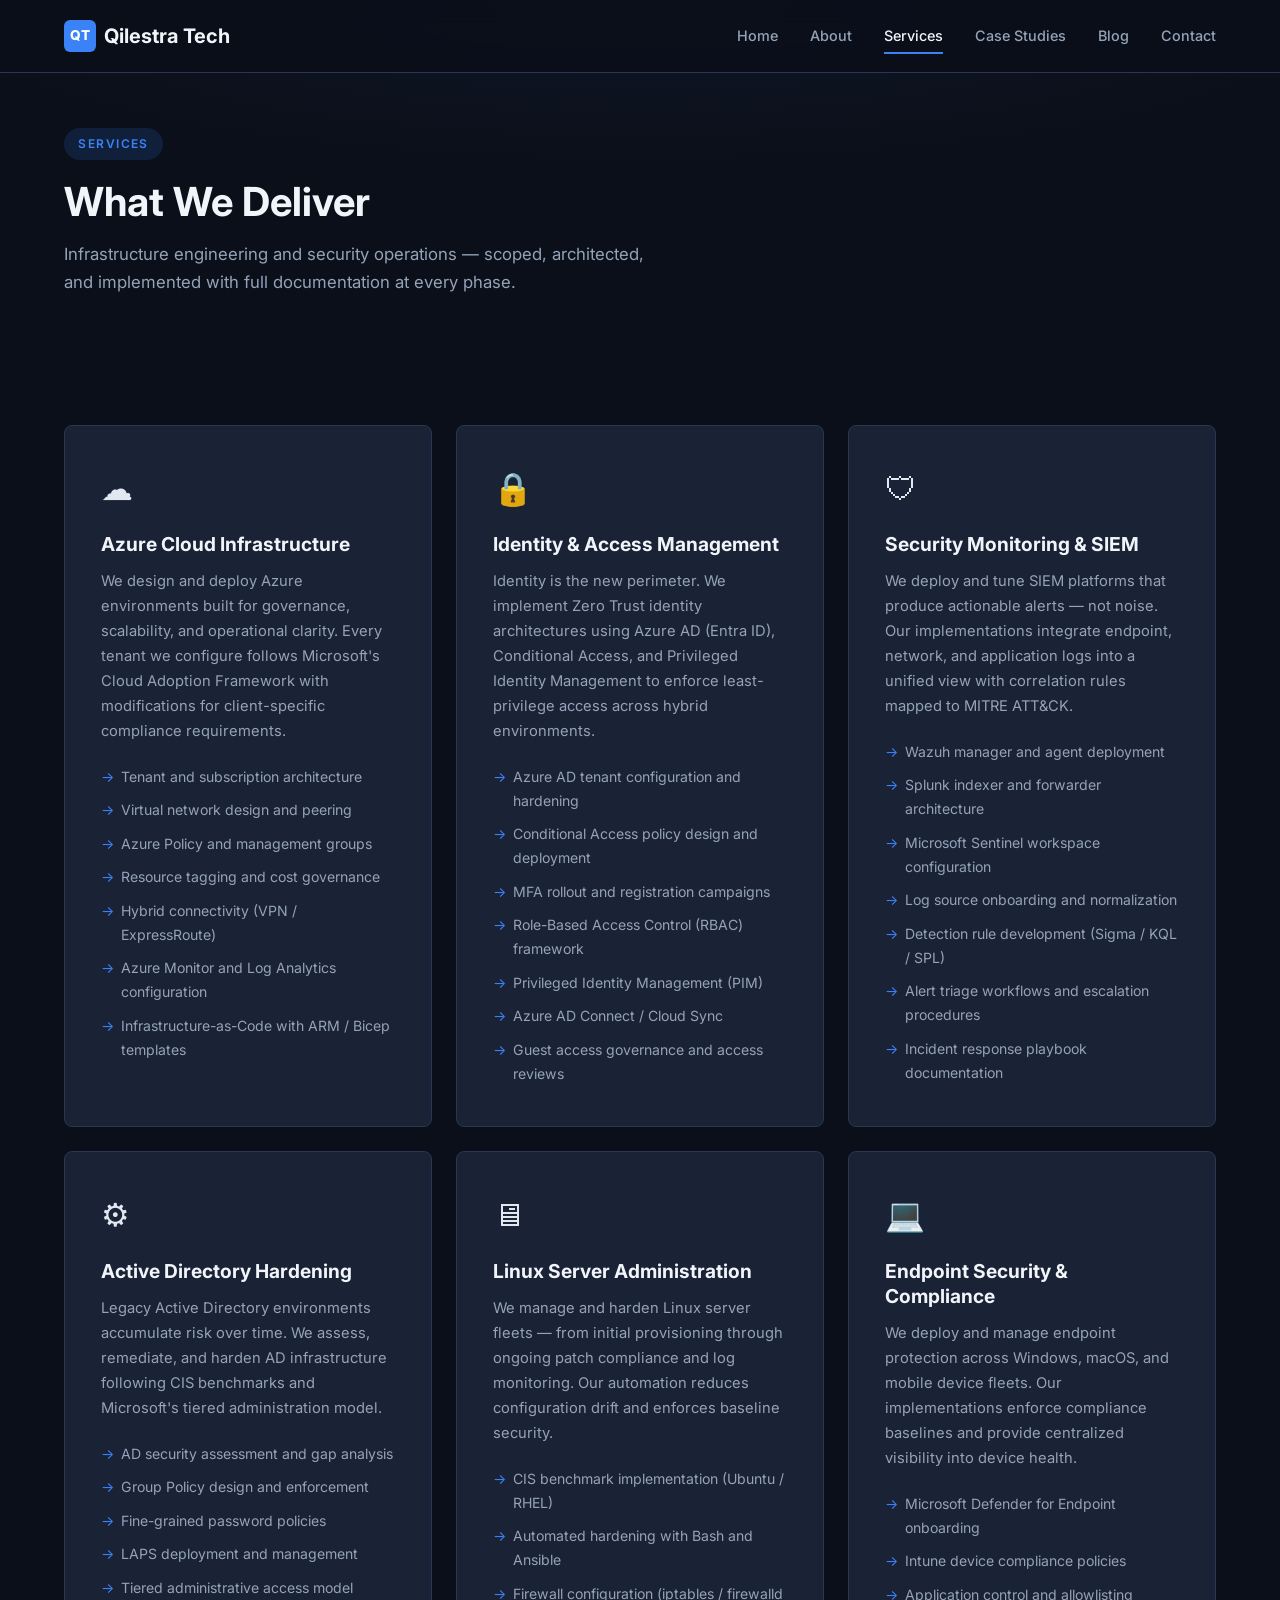
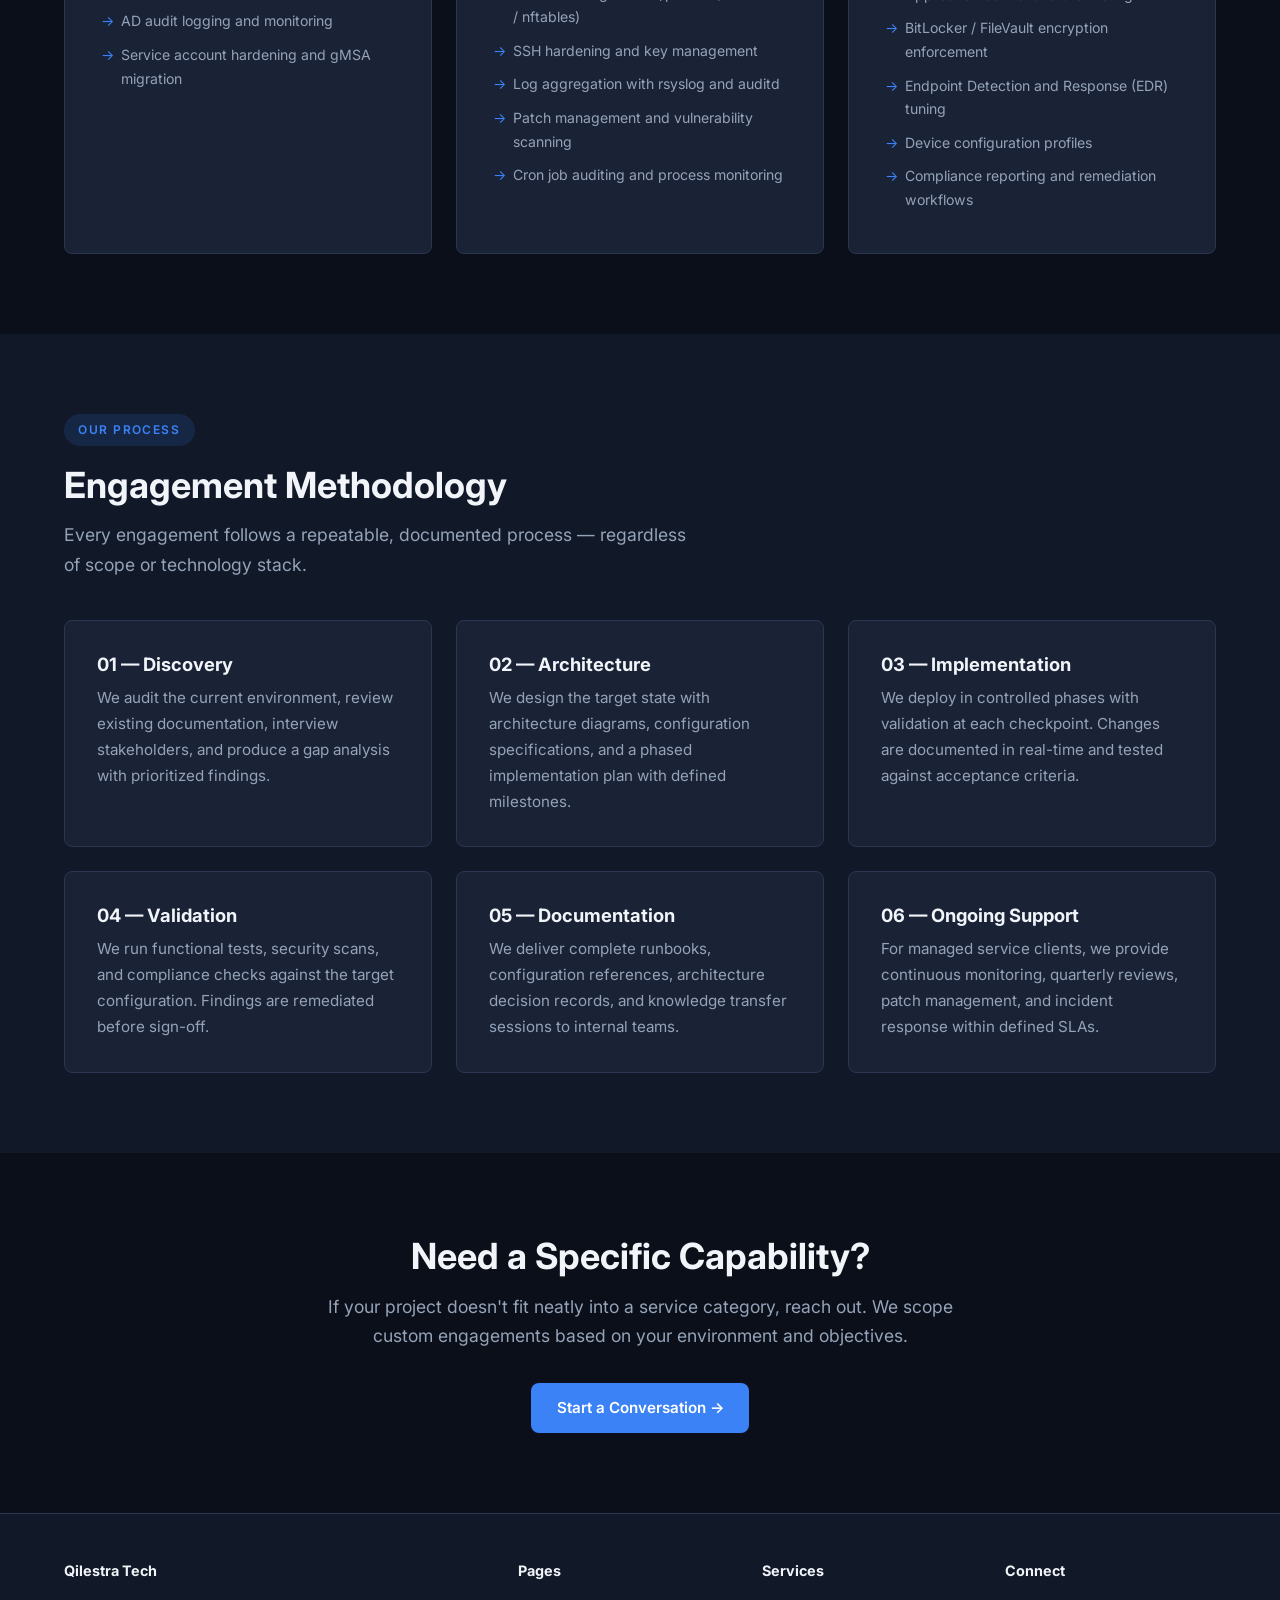
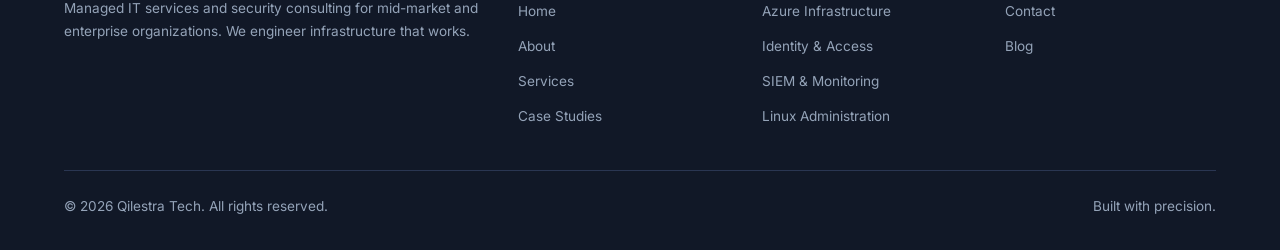
<file: services.html>
<!DOCTYPE html>
<html lang="en">
<head>
  <meta charset="UTF-8">
  <meta name="viewport" content="width=device-width, initial-scale=1.0">
  <title>Services — Qilestra Tech</title>
  <meta name="description" content="Qilestra Tech service offerings: Azure cloud infrastructure, identity management, SIEM deployment, Active Directory hardening, Linux administration, and endpoint security.">
  <link rel="preconnect" href="https://fonts.googleapis.com">
  <link href="https://fonts.googleapis.com/css2?family=Inter:wght@400;500;600;700;800&family=JetBrains+Mono:wght@400;500&display=swap" rel="stylesheet">
  <link rel="stylesheet" href="styles.css">
</head>
<body>

  <!-- ===================== NAVIGATION ===================== -->
  <nav class="navbar">
    <div class="container">
      <a href="index.html" class="nav-logo">
        <span class="logo-icon">QT</span>
        Qilestra Tech
      </a>
      <div class="nav-links">
        <a href="index.html">Home</a>
        <a href="about.html">About</a>
        <a href="services.html">Services</a>
        <a href="case-studies.html">Case Studies</a>
        <a href="blog.html">Blog</a>
        <a href="contact.html">Contact</a>
      </div>
      <button class="nav-toggle" aria-label="Toggle navigation" aria-expanded="false">
        <span></span><span></span><span></span>
      </button>
    </div>
  </nav>

  <!-- ===================== PAGE HERO ===================== -->
  <section class="page-hero">
    <div class="container">
      <span class="section-label">Services</span>
      <h1>What We Deliver</h1>
      <p>Infrastructure engineering and security operations — scoped, architected, and implemented with full documentation at every phase.</p>
    </div>
  </section>

  <!-- ===================== SERVICES GRID ===================== -->
  <section class="section">
    <div class="container">
      <div class="services-grid">

        <!-- Service 1: Azure Cloud Infrastructure -->
        <div class="service-card fade-in">
          <div class="icon">&#9729;</div>
          <h3>Azure Cloud Infrastructure</h3>
          <p>We design and deploy Azure environments built for governance, scalability, and operational clarity. Every tenant we configure follows Microsoft's Cloud Adoption Framework with modifications for client-specific compliance requirements.</p>
          <ul>
            <li>Tenant and subscription architecture</li>
            <li>Virtual network design and peering</li>
            <li>Azure Policy and management groups</li>
            <li>Resource tagging and cost governance</li>
            <li>Hybrid connectivity (VPN / ExpressRoute)</li>
            <li>Azure Monitor and Log Analytics configuration</li>
            <li>Infrastructure-as-Code with ARM / Bicep templates</li>
          </ul>
        </div>

        <!-- Service 2: Identity & Access Management -->
        <div class="service-card fade-in">
          <div class="icon">&#128274;</div>
          <h3>Identity &amp; Access Management</h3>
          <p>Identity is the new perimeter. We implement Zero Trust identity architectures using Azure AD (Entra ID), Conditional Access, and Privileged Identity Management to enforce least-privilege access across hybrid environments.</p>
          <ul>
            <li>Azure AD tenant configuration and hardening</li>
            <li>Conditional Access policy design and deployment</li>
            <li>MFA rollout and registration campaigns</li>
            <li>Role-Based Access Control (RBAC) framework</li>
            <li>Privileged Identity Management (PIM)</li>
            <li>Azure AD Connect / Cloud Sync</li>
            <li>Guest access governance and access reviews</li>
          </ul>
        </div>

        <!-- Service 3: SIEM & Security Monitoring -->
        <div class="service-card fade-in">
          <div class="icon">&#128737;</div>
          <h3>Security Monitoring &amp; SIEM</h3>
          <p>We deploy and tune SIEM platforms that produce actionable alerts — not noise. Our implementations integrate endpoint, network, and application logs into a unified view with correlation rules mapped to MITRE ATT&amp;CK.</p>
          <ul>
            <li>Wazuh manager and agent deployment</li>
            <li>Splunk indexer and forwarder architecture</li>
            <li>Microsoft Sentinel workspace configuration</li>
            <li>Log source onboarding and normalization</li>
            <li>Detection rule development (Sigma / KQL / SPL)</li>
            <li>Alert triage workflows and escalation procedures</li>
            <li>Incident response playbook documentation</li>
          </ul>
        </div>

        <!-- Service 4: Active Directory Hardening -->
        <div class="service-card fade-in">
          <div class="icon">&#9881;</div>
          <h3>Active Directory Hardening</h3>
          <p>Legacy Active Directory environments accumulate risk over time. We assess, remediate, and harden AD infrastructure following CIS benchmarks and Microsoft's tiered administration model.</p>
          <ul>
            <li>AD security assessment and gap analysis</li>
            <li>Group Policy design and enforcement</li>
            <li>Fine-grained password policies</li>
            <li>LAPS deployment and management</li>
            <li>Tiered administrative access model</li>
            <li>AD audit logging and monitoring</li>
            <li>Service account hardening and gMSA migration</li>
          </ul>
        </div>

        <!-- Service 5: Linux Server Administration -->
        <div class="service-card fade-in">
          <div class="icon">&#128421;</div>
          <h3>Linux Server Administration</h3>
          <p>We manage and harden Linux server fleets — from initial provisioning through ongoing patch compliance and log monitoring. Our automation reduces configuration drift and enforces baseline security.</p>
          <ul>
            <li>CIS benchmark implementation (Ubuntu / RHEL)</li>
            <li>Automated hardening with Bash and Ansible</li>
            <li>Firewall configuration (iptables / firewalld / nftables)</li>
            <li>SSH hardening and key management</li>
            <li>Log aggregation with rsyslog and auditd</li>
            <li>Patch management and vulnerability scanning</li>
            <li>Cron job auditing and process monitoring</li>
          </ul>
        </div>

        <!-- Service 6: Endpoint Security & Compliance -->
        <div class="service-card fade-in">
          <div class="icon">&#128187;</div>
          <h3>Endpoint Security &amp; Compliance</h3>
          <p>We deploy and manage endpoint protection across Windows, macOS, and mobile device fleets. Our implementations enforce compliance baselines and provide centralized visibility into device health.</p>
          <ul>
            <li>Microsoft Defender for Endpoint onboarding</li>
            <li>Intune device compliance policies</li>
            <li>Application control and allowlisting</li>
            <li>BitLocker / FileVault encryption enforcement</li>
            <li>Endpoint Detection and Response (EDR) tuning</li>
            <li>Device configuration profiles</li>
            <li>Compliance reporting and remediation workflows</li>
          </ul>
        </div>

      </div>
    </div>
  </section>

  <!-- ===================== PROCESS ===================== -->
  <section class="section" style="background: var(--color-bg-alt);">
    <div class="container">
      <span class="section-label">Our Process</span>
      <h2 class="section-title">Engagement Methodology</h2>
      <p class="section-subtitle">Every engagement follows a repeatable, documented process — regardless of scope or technology stack.</p>

      <div class="card-grid" style="margin-top: 2.5rem;">
        <div class="card fade-in">
          <h3>01 — Discovery</h3>
          <p>We audit the current environment, review existing documentation, interview stakeholders, and produce a gap analysis with prioritized findings.</p>
        </div>
        <div class="card fade-in">
          <h3>02 — Architecture</h3>
          <p>We design the target state with architecture diagrams, configuration specifications, and a phased implementation plan with defined milestones.</p>
        </div>
        <div class="card fade-in">
          <h3>03 — Implementation</h3>
          <p>We deploy in controlled phases with validation at each checkpoint. Changes are documented in real-time and tested against acceptance criteria.</p>
        </div>
        <div class="card fade-in">
          <h3>04 — Validation</h3>
          <p>We run functional tests, security scans, and compliance checks against the target configuration. Findings are remediated before sign-off.</p>
        </div>
        <div class="card fade-in">
          <h3>05 — Documentation</h3>
          <p>We deliver complete runbooks, configuration references, architecture decision records, and knowledge transfer sessions to internal teams.</p>
        </div>
        <div class="card fade-in">
          <h3>06 — Ongoing Support</h3>
          <p>For managed service clients, we provide continuous monitoring, quarterly reviews, patch management, and incident response within defined SLAs.</p>
        </div>
      </div>
    </div>
  </section>

  <!-- ===================== CTA ===================== -->
  <section class="section">
    <div class="container" style="text-align:center;">
      <h2 class="section-title">Need a Specific Capability?</h2>
      <p class="section-subtitle" style="margin: 0 auto 2rem;">If your project doesn't fit neatly into a service category, reach out. We scope custom engagements based on your environment and objectives.</p>
      <a href="contact.html" class="btn btn-primary">Start a Conversation &rarr;</a>
    </div>
  </section>

  <!-- ===================== FOOTER ===================== -->
  <footer class="footer">
    <div class="container">
      <div class="footer-grid">
        <div>
          <h4>Qilestra Tech</h4>
          <p>Managed IT services and security consulting for mid-market and enterprise organizations. We engineer infrastructure that works.</p>
        </div>
        <div>
          <h4>Pages</h4>
          <ul>
            <li><a href="index.html">Home</a></li>
            <li><a href="about.html">About</a></li>
            <li><a href="services.html">Services</a></li>
            <li><a href="case-studies.html">Case Studies</a></li>
          </ul>
        </div>
        <div>
          <h4>Services</h4>
          <ul>
            <li><a href="services.html">Azure Infrastructure</a></li>
            <li><a href="services.html">Identity &amp; Access</a></li>
            <li><a href="services.html">SIEM &amp; Monitoring</a></li>
            <li><a href="services.html">Linux Administration</a></li>
          </ul>
        </div>
        <div>
          <h4>Connect</h4>
          <ul>
            <li><a href="contact.html">Contact</a></li>
            <li><a href="blog.html">Blog</a></li>
          </ul>
        </div>
      </div>
      <div class="footer-bottom">
        <p>&copy; 2026 Qilestra Tech. All rights reserved.</p>
        <p>Built with precision.</p>
      </div>
    </div>
  </footer>

  <script src="script.js"></script>
</body>
</html>
</file>
<file: styles.css>
/* ============================================================
   Qilestra Tech — Global Stylesheet
   Dark professional theme for a managed service provider site.
   ============================================================ */

/* ---------- CSS Custom Properties ---------- */
:root {
  --color-bg:          #0b0f19;
  --color-bg-alt:      #111827;
  --color-surface:     #1a2236;
  --color-surface-alt: #212d45;
  --color-border:      #2a3652;
  --color-accent:      #3b82f6;
  --color-accent-hover:#2563eb;
  --color-accent-glow: rgba(59,130,246,.15);
  --color-text:        #e2e8f0;
  --color-text-muted:  #94a3b8;
  --color-heading:     #f1f5f9;
  --color-success:     #22c55e;
  --color-warning:     #f59e0b;
  --color-danger:      #ef4444;
  --font-sans:         'Inter', system-ui, -apple-system, sans-serif;
  --font-mono:         'JetBrains Mono', 'Fira Code', monospace;
  --max-width:         1200px;
  --radius:            8px;
  --transition:        .25s ease;
}

/* ---------- Reset & Base ---------- */
*, *::before, *::after { box-sizing: border-box; margin: 0; padding: 0; }

html {
  scroll-behavior: smooth;
  font-size: 16px;
}

body {
  font-family: var(--font-sans);
  background: var(--color-bg);
  color: var(--color-text);
  line-height: 1.7;
  -webkit-font-smoothing: antialiased;
}

a {
  color: var(--color-accent);
  text-decoration: none;
  transition: color var(--transition);
}
a:hover { color: var(--color-accent-hover); }

img { max-width: 100%; display: block; }

ul, ol { list-style: none; }

h1, h2, h3, h4, h5, h6 {
  color: var(--color-heading);
  line-height: 1.3;
  font-weight: 700;
}

/* ---------- Utility ---------- */
.container {
  width: 90%;
  max-width: var(--max-width);
  margin: 0 auto;
}

.section {
  padding: 5rem 0;
}

.section-label {
  display: inline-block;
  font-size: .75rem;
  font-weight: 600;
  text-transform: uppercase;
  letter-spacing: .12em;
  color: var(--color-accent);
  background: var(--color-accent-glow);
  padding: .35rem .9rem;
  border-radius: 999px;
  margin-bottom: 1rem;
}

.section-title {
  font-size: 2.25rem;
  margin-bottom: .75rem;
}

.section-subtitle {
  color: var(--color-text-muted);
  font-size: 1.1rem;
  max-width: 640px;
}

.btn {
  display: inline-flex;
  align-items: center;
  gap: .5rem;
  padding: .75rem 1.6rem;
  border: none;
  border-radius: var(--radius);
  font-size: .95rem;
  font-weight: 600;
  cursor: pointer;
  transition: background var(--transition), transform var(--transition);
}
.btn:hover { transform: translateY(-1px); }

.btn-primary {
  background: var(--color-accent);
  color: #fff;
}
.btn-primary:hover {
  background: var(--color-accent-hover);
  color: #fff;
}

.btn-outline {
  background: transparent;
  color: var(--color-accent);
  border: 1.5px solid var(--color-accent);
}
.btn-outline:hover {
  background: var(--color-accent-glow);
}

/* ---------- Navigation ---------- */
.navbar {
  position: fixed;
  top: 0; left: 0; right: 0;
  z-index: 1000;
  background: rgba(11,15,25,.85);
  backdrop-filter: blur(12px);
  border-bottom: 1px solid var(--color-border);
  transition: background var(--transition);
}

.navbar .container {
  display: flex;
  align-items: center;
  justify-content: space-between;
  height: 72px;
}

.nav-logo {
  font-size: 1.25rem;
  font-weight: 700;
  color: var(--color-heading);
  display: flex;
  align-items: center;
  gap: .5rem;
}

.nav-logo .logo-icon {
  width: 32px;
  height: 32px;
  background: var(--color-accent);
  border-radius: 6px;
  display: flex;
  align-items: center;
  justify-content: center;
  font-weight: 800;
  font-size: .85rem;
  color: #fff;
}

.nav-links {
  display: flex;
  gap: 2rem;
}

.nav-links a {
  color: var(--color-text-muted);
  font-size: .9rem;
  font-weight: 500;
  position: relative;
  padding: .25rem 0;
}
.nav-links a::after {
  content: '';
  position: absolute;
  bottom: -2px; left: 0;
  width: 0; height: 2px;
  background: var(--color-accent);
  transition: width var(--transition);
}
.nav-links a:hover,
.nav-links a.active {
  color: var(--color-heading);
}
.nav-links a:hover::after,
.nav-links a.active::after {
  width: 100%;
}

/* Mobile hamburger */
.nav-toggle {
  display: none;
  flex-direction: column;
  gap: 5px;
  background: none;
  border: none;
  cursor: pointer;
  padding: .25rem;
}
.nav-toggle span {
  width: 24px;
  height: 2px;
  background: var(--color-text);
  border-radius: 2px;
  transition: var(--transition);
}

/* ---------- Hero ---------- */
.hero {
  min-height: 100vh;
  display: flex;
  align-items: center;
  padding-top: 72px;
  background:
    radial-gradient(ellipse 80% 60% at 50% 0%, rgba(59,130,246,.08), transparent),
    var(--color-bg);
}

.hero-content {
  max-width: 720px;
}

.hero-content h1 {
  font-size: 3.25rem;
  margin-bottom: 1.25rem;
  line-height: 1.15;
}

.hero-content h1 .accent {
  color: var(--color-accent);
}

.hero-content p {
  font-size: 1.15rem;
  color: var(--color-text-muted);
  margin-bottom: 2rem;
  max-width: 560px;
}

.hero-actions {
  display: flex;
  gap: 1rem;
  flex-wrap: wrap;
}

.hero-stats {
  display: flex;
  gap: 3rem;
  margin-top: 4rem;
  padding-top: 2rem;
  border-top: 1px solid var(--color-border);
}

.hero-stats .stat h3 {
  font-size: 2rem;
  color: var(--color-accent);
}

.hero-stats .stat p {
  font-size: .85rem;
  color: var(--color-text-muted);
  margin-bottom: 0;
}

/* ---------- Cards ---------- */
.card {
  background: var(--color-surface);
  border: 1px solid var(--color-border);
  border-radius: var(--radius);
  padding: 2rem;
  transition: border-color var(--transition), transform var(--transition);
}
.card:hover {
  border-color: var(--color-accent);
  transform: translateY(-3px);
}

.card-grid {
  display: grid;
  grid-template-columns: repeat(auto-fill, minmax(320px, 1fr));
  gap: 1.5rem;
}

.card-icon {
  width: 48px;
  height: 48px;
  background: var(--color-accent-glow);
  border-radius: var(--radius);
  display: flex;
  align-items: center;
  justify-content: center;
  font-size: 1.35rem;
  margin-bottom: 1.25rem;
  color: var(--color-accent);
}

.card h3 {
  font-size: 1.15rem;
  margin-bottom: .5rem;
}

.card p {
  color: var(--color-text-muted);
  font-size: .95rem;
}

/* ---------- Case Study Cards ---------- */
.cs-card {
  background: var(--color-surface);
  border: 1px solid var(--color-border);
  border-radius: var(--radius);
  overflow: hidden;
  transition: border-color var(--transition), transform var(--transition);
}
.cs-card:hover {
  border-color: var(--color-accent);
  transform: translateY(-3px);
}

.cs-card-header {
  padding: 1.75rem 2rem 0;
}

.cs-card-tag {
  display: inline-block;
  font-size: .7rem;
  font-weight: 600;
  text-transform: uppercase;
  letter-spacing: .1em;
  padding: .25rem .65rem;
  border-radius: 4px;
  margin-bottom: .75rem;
}
.cs-card-tag.identity   { background: rgba(99,102,241,.15); color: #818cf8; }
.cs-card-tag.security   { background: rgba(239,68,68,.12);  color: #f87171; }
.cs-card-tag.infra      { background: rgba(34,197,94,.12);  color: #4ade80; }
.cs-card-tag.linux      { background: rgba(245,158,11,.12); color: #fbbf24; }

.cs-card-body {
  padding: 0 2rem 2rem;
}

.cs-card h3 {
  font-size: 1.2rem;
  margin-bottom: .5rem;
}

.cs-card p {
  font-size: .9rem;
  color: var(--color-text-muted);
  margin-bottom: 1rem;
}

.cs-card .tools {
  display: flex;
  flex-wrap: wrap;
  gap: .4rem;
  margin-bottom: 1.25rem;
}

.tool-badge {
  font-size: .72rem;
  padding: .2rem .55rem;
  background: var(--color-surface-alt);
  border: 1px solid var(--color-border);
  border-radius: 4px;
  color: var(--color-text-muted);
  font-family: var(--font-mono);
}

.cs-card .read-more {
  font-size: .9rem;
  font-weight: 600;
}

/* ---------- Case Study Detail ---------- */
.cs-detail-hero {
  padding: 8rem 0 3rem;
  background:
    radial-gradient(ellipse 60% 50% at 50% 0%, rgba(59,130,246,.06), transparent),
    var(--color-bg);
}

.cs-detail-hero h1 {
  font-size: 2.5rem;
  margin-bottom: 1rem;
}

.cs-meta {
  display: flex;
  flex-wrap: wrap;
  gap: 1.5rem;
  color: var(--color-text-muted);
  font-size: .9rem;
  margin-bottom: 1.5rem;
}

.cs-meta span {
  display: flex;
  align-items: center;
  gap: .4rem;
}

.cs-body {
  max-width: 820px;
  margin: 0 auto;
  padding: 3rem 0 5rem;
}

.cs-body h2 {
  font-size: 1.5rem;
  margin: 2.5rem 0 1rem;
  padding-bottom: .5rem;
  border-bottom: 1px solid var(--color-border);
}

.cs-body h3 {
  font-size: 1.15rem;
  margin: 1.75rem 0 .75rem;
}

.cs-body p {
  margin-bottom: 1rem;
  color: var(--color-text);
}

.cs-body ul, .cs-body ol {
  margin: .75rem 0 1.25rem 1.5rem;
}
.cs-body ul { list-style: disc; }
.cs-body ol { list-style: decimal; }
.cs-body li {
  margin-bottom: .4rem;
  color: var(--color-text);
}

.cs-body code {
  font-family: var(--font-mono);
  font-size: .85em;
  background: var(--color-surface-alt);
  padding: .15em .4em;
  border-radius: 4px;
}

.cs-body pre {
  background: var(--color-surface);
  border: 1px solid var(--color-border);
  border-radius: var(--radius);
  padding: 1.25rem 1.5rem;
  overflow-x: auto;
  margin: 1rem 0 1.5rem;
  font-size: .85rem;
  line-height: 1.6;
}
.cs-body pre code {
  background: none;
  padding: 0;
}

.cs-tools-grid {
  display: flex;
  flex-wrap: wrap;
  gap: .5rem;
  margin: 1rem 0 1.5rem;
}

.cs-tool {
  font-family: var(--font-mono);
  font-size: .8rem;
  padding: .35rem .75rem;
  background: var(--color-accent-glow);
  border: 1px solid rgba(59,130,246,.25);
  border-radius: 4px;
  color: var(--color-accent);
}

.outcome-grid {
  display: grid;
  grid-template-columns: repeat(auto-fill, minmax(200px, 1fr));
  gap: 1rem;
  margin: 1rem 0 1.5rem;
}

.outcome-card {
  background: var(--color-surface);
  border: 1px solid var(--color-border);
  border-radius: var(--radius);
  padding: 1.25rem;
  text-align: center;
}

.outcome-card .metric {
  font-size: 1.75rem;
  font-weight: 700;
  color: var(--color-accent);
}

.outcome-card .label {
  font-size: .8rem;
  color: var(--color-text-muted);
  margin-top: .25rem;
}

/* ---------- Services Grid ---------- */
.services-grid {
  display: grid;
  grid-template-columns: repeat(auto-fill, minmax(340px, 1fr));
  gap: 1.5rem;
}

.service-card {
  background: var(--color-surface);
  border: 1px solid var(--color-border);
  border-radius: var(--radius);
  padding: 2.25rem;
  transition: border-color var(--transition), transform var(--transition);
}
.service-card:hover {
  border-color: var(--color-accent);
  transform: translateY(-3px);
}

.service-card .icon {
  font-size: 2rem;
  margin-bottom: 1rem;
}

.service-card h3 {
  font-size: 1.2rem;
  margin-bottom: .75rem;
}

.service-card p {
  color: var(--color-text-muted);
  font-size: .92rem;
  margin-bottom: 1rem;
}

.service-card ul {
  list-style: none;
}

.service-card li {
  font-size: .88rem;
  color: var(--color-text-muted);
  padding: .3rem 0;
  padding-left: 1.25rem;
  position: relative;
}
.service-card li::before {
  content: '→';
  position: absolute;
  left: 0;
  color: var(--color-accent);
}

/* ---------- Blog Cards ---------- */
.blog-card {
  background: var(--color-surface);
  border: 1px solid var(--color-border);
  border-radius: var(--radius);
  padding: 2rem;
  transition: border-color var(--transition), transform var(--transition);
}
.blog-card:hover {
  border-color: var(--color-accent);
  transform: translateY(-3px);
}

.blog-card .meta {
  font-size: .8rem;
  color: var(--color-text-muted);
  margin-bottom: .75rem;
  display: flex;
  gap: 1rem;
}

.blog-card h3 {
  font-size: 1.15rem;
  margin-bottom: .5rem;
}

.blog-card p {
  font-size: .92rem;
  color: var(--color-text-muted);
  margin-bottom: 1rem;
}

.blog-card .tags {
  display: flex;
  flex-wrap: wrap;
  gap: .4rem;
}

/* ---------- About Page ---------- */
.about-hero {
  padding: 8rem 0 3rem;
  background:
    radial-gradient(ellipse 60% 50% at 50% 0%, rgba(59,130,246,.06), transparent),
    var(--color-bg);
}

.about-content {
  display: grid;
  grid-template-columns: 1fr 1fr;
  gap: 4rem;
  align-items: start;
}

.about-content p {
  color: var(--color-text-muted);
  margin-bottom: 1rem;
}

.about-values {
  display: grid;
  grid-template-columns: 1fr 1fr;
  gap: 1rem;
  margin-top: 1.5rem;
}

.value-item {
  background: var(--color-surface);
  border: 1px solid var(--color-border);
  border-radius: var(--radius);
  padding: 1.25rem;
}

.value-item h4 {
  font-size: .95rem;
  margin-bottom: .35rem;
}

.value-item p {
  font-size: .85rem;
  margin-bottom: 0;
}

.certifications {
  display: flex;
  flex-wrap: wrap;
  gap: .5rem;
  margin-top: 1rem;
}

.cert-badge {
  font-size: .78rem;
  font-weight: 600;
  padding: .35rem .75rem;
  background: var(--color-surface-alt);
  border: 1px solid var(--color-border);
  border-radius: 4px;
  color: var(--color-text-muted);
}

/* ---------- Contact Form ---------- */
.contact-grid {
  display: grid;
  grid-template-columns: 1fr 1fr;
  gap: 3rem;
}

.form-group {
  margin-bottom: 1.25rem;
}

.form-group label {
  display: block;
  font-size: .85rem;
  font-weight: 600;
  color: var(--color-text-muted);
  margin-bottom: .4rem;
}

.form-group input,
.form-group textarea,
.form-group select {
  width: 100%;
  padding: .75rem 1rem;
  background: var(--color-surface);
  border: 1px solid var(--color-border);
  border-radius: var(--radius);
  color: var(--color-text);
  font-family: var(--font-sans);
  font-size: .92rem;
  transition: border-color var(--transition);
}
.form-group input:focus,
.form-group textarea:focus,
.form-group select:focus {
  outline: none;
  border-color: var(--color-accent);
}

.form-group textarea {
  resize: vertical;
  min-height: 140px;
}

.contact-info-card {
  background: var(--color-surface);
  border: 1px solid var(--color-border);
  border-radius: var(--radius);
  padding: 2rem;
  margin-bottom: 1.5rem;
}

.contact-info-card h3 {
  font-size: 1.1rem;
  margin-bottom: 1rem;
}

.contact-info-card .info-row {
  display: flex;
  align-items: flex-start;
  gap: .75rem;
  margin-bottom: 1rem;
  font-size: .92rem;
  color: var(--color-text-muted);
}

.contact-info-card .info-icon {
  width: 36px;
  height: 36px;
  min-width: 36px;
  background: var(--color-accent-glow);
  border-radius: 6px;
  display: flex;
  align-items: center;
  justify-content: center;
  color: var(--color-accent);
  font-size: .9rem;
}

/* ---------- Footer ---------- */
.footer {
  background: var(--color-bg-alt);
  border-top: 1px solid var(--color-border);
  padding: 3rem 0 2rem;
}

.footer-grid {
  display: grid;
  grid-template-columns: 2fr 1fr 1fr 1fr;
  gap: 2rem;
  margin-bottom: 2rem;
}

.footer h4 {
  font-size: .9rem;
  margin-bottom: 1rem;
  color: var(--color-heading);
}

.footer p {
  font-size: .85rem;
  color: var(--color-text-muted);
}

.footer ul li {
  margin-bottom: .5rem;
}
.footer ul a {
  font-size: .85rem;
  color: var(--color-text-muted);
}
.footer ul a:hover {
  color: var(--color-heading);
}

.footer-bottom {
  border-top: 1px solid var(--color-border);
  padding-top: 1.5rem;
  display: flex;
  justify-content: space-between;
  align-items: center;
  font-size: .8rem;
  color: var(--color-text-muted);
}

/* ---------- Page Hero (generic for inner pages) ---------- */
.page-hero {
  padding: 8rem 0 3rem;
  background:
    radial-gradient(ellipse 60% 50% at 50% 0%, rgba(59,130,246,.06), transparent),
    var(--color-bg);
}

.page-hero h1 {
  font-size: 2.5rem;
  margin-bottom: .75rem;
}

.page-hero p {
  color: var(--color-text-muted);
  font-size: 1.05rem;
  max-width: 600px;
}

/* ---------- Responsive ---------- */
@media (max-width: 768px) {
  .nav-links {
    position: fixed;
    top: 72px; right: 0; bottom: 0;
    width: 280px;
    background: var(--color-bg-alt);
    border-left: 1px solid var(--color-border);
    flex-direction: column;
    padding: 2rem;
    gap: 1.25rem;
    transform: translateX(100%);
    transition: transform var(--transition);
  }
  .nav-links.open { transform: translateX(0); }
  .nav-toggle { display: flex; }

  .hero-content h1 { font-size: 2.25rem; }
  .hero-stats { flex-wrap: wrap; gap: 1.5rem; }

  .section-title { font-size: 1.75rem; }

  .card-grid,
  .services-grid {
    grid-template-columns: 1fr;
  }

  .about-content {
    grid-template-columns: 1fr;
    gap: 2rem;
  }

  .contact-grid {
    grid-template-columns: 1fr;
  }

  .footer-grid {
    grid-template-columns: 1fr 1fr;
  }

  .cs-body { padding: 2rem 1rem 3rem; }
}

@media (max-width: 480px) {
  .hero-content h1 { font-size: 1.75rem; }
  .about-values { grid-template-columns: 1fr; }
  .footer-grid { grid-template-columns: 1fr; }
  .outcome-grid { grid-template-columns: 1fr 1fr; }
}

/* ===================== FULL CASE STUDY ===================== */
.cs-full {
  max-width: 860px;
  margin: 0 auto;
}

.cs-full-header {
  margin-bottom: 3rem;
  padding-bottom: 2rem;
  border-bottom: 1px solid var(--color-border);
}

.cs-full-header h2 {
  font-size: 2rem;
  font-weight: 700;
  color: var(--color-heading);
  margin: 1rem 0;
  line-height: 1.3;
}

.cs-meta {
  display: flex;
  gap: 1.5rem;
  flex-wrap: wrap;
  color: var(--color-text-muted);
  font-size: 0.9rem;
  margin-top: 0.75rem;
}

.cs-section {
  margin-bottom: 3rem;
  padding-bottom: 3rem;
  border-bottom: 1px solid var(--color-border);
}

.cs-section:last-child {
  border-bottom: none;
}

.cs-section h3 {
  font-size: 1.25rem;
  font-weight: 700;
  color: var(--color-heading);
  margin-bottom: 1.25rem;
}

.cs-section h4 {
  font-size: 1rem;
  font-weight: 600;
  color: var(--color-heading);
  margin: 1.75rem 0 0.75rem;
}

.cs-section p {
  color: var(--color-text-muted);
  line-height: 1.8;
  margin-bottom: 1rem;
}

.cs-list {
  list-style: none;
  padding: 0;
  margin: 1rem 0;
}

.cs-list li {
  color: var(--color-text-muted);
  line-height: 1.7;
  padding: 0.5rem 0 0.5rem 1.5rem;
  position: relative;
  border-bottom: 1px solid var(--color-border);
}

.cs-list li:last-child {
  border-bottom: none;
}

.cs-list li::before {
  content: '→';
  position: absolute;
  left: 0;
  color: var(--color-accent);
  font-family: 'JetBrains Mono', monospace;
}

.cs-list li strong {
  color: var(--color-heading);
}

.cs-stats {
  display: grid;
  grid-template-columns: repeat(4, 1fr);
  gap: 1rem;
  margin: 2rem 0;
}

.cs-stat {
  background: var(--color-bg-alt);
  border: 1px solid var(--color-border);
  border-radius: 8px;
  padding: 1.5rem 1rem;
  text-align: center;
}

.cs-stat h4 {
  font-size: 1.75rem;
  font-weight: 800;
  color: var(--color-accent);
  margin: 0 0 0.5rem;
  font-family: 'JetBrains Mono', monospace;
}

.cs-stat p {
  font-size: 0.8rem;
  color: var(--color-text-muted);
  margin: 0;
  line-height: 1.4;
}

.cs-callout {
  background: var(--color-bg-alt);
  border-left: 3px solid var(--color-accent);
  border-radius: 0 8px 8px 0;
  padding: 1.25rem 1.5rem;
  margin: 1.5rem 0;
  color: var(--color-text-muted);
  font-size: 0.9rem;
  line-height: 1.7;
}

.cs-callout strong {
  color: var(--color-heading);
  display: block;
  margin-bottom: 0.5rem;
}

.cs-finding {
  background: var(--color-bg-alt);
  border: 1px solid var(--color-border);
  border-radius: 8px;
  padding: 1.25rem 1.5rem;
  margin-bottom: 1rem;
}

.cs-finding-header {
  display: flex;
  align-items: center;
  gap: 0.75rem;
  margin-bottom: 0.75rem;
}

.finding-severity {
  font-size: 0.7rem;
  font-weight: 700;
  text-transform: uppercase;
  padding: 0.2rem 0.6rem;
  border-radius: 4px;
  letter-spacing: 0.05em;
}

.finding-severity.high {
  background: rgba(239, 68, 68, 0.15);
  color: #ef4444;
}

.finding-severity.critical {
  background: rgba(220, 38, 38, 0.2);
  color: #dc2626;
}

.finding-id {
  font-family: 'JetBrains Mono', monospace;
  font-size: 0.8rem;
  color: var(--color-text-muted);
}

.cs-finding p {
  margin: 0;
  font-size: 0.9rem;
}

@media (max-width: 768px) {
  .cs-stats {
    grid-template-columns: repeat(2, 1fr);
  }

  .cs-meta {
    flex-direction: column;
    gap: 0.5rem;
  }

  .cs-full-header h2 {
    font-size: 1.5rem;
  }
}

@media (max-width: 480px) {
  .cs-stats {
    grid-template-columns: 1fr 1fr;
  }
}
</file>
